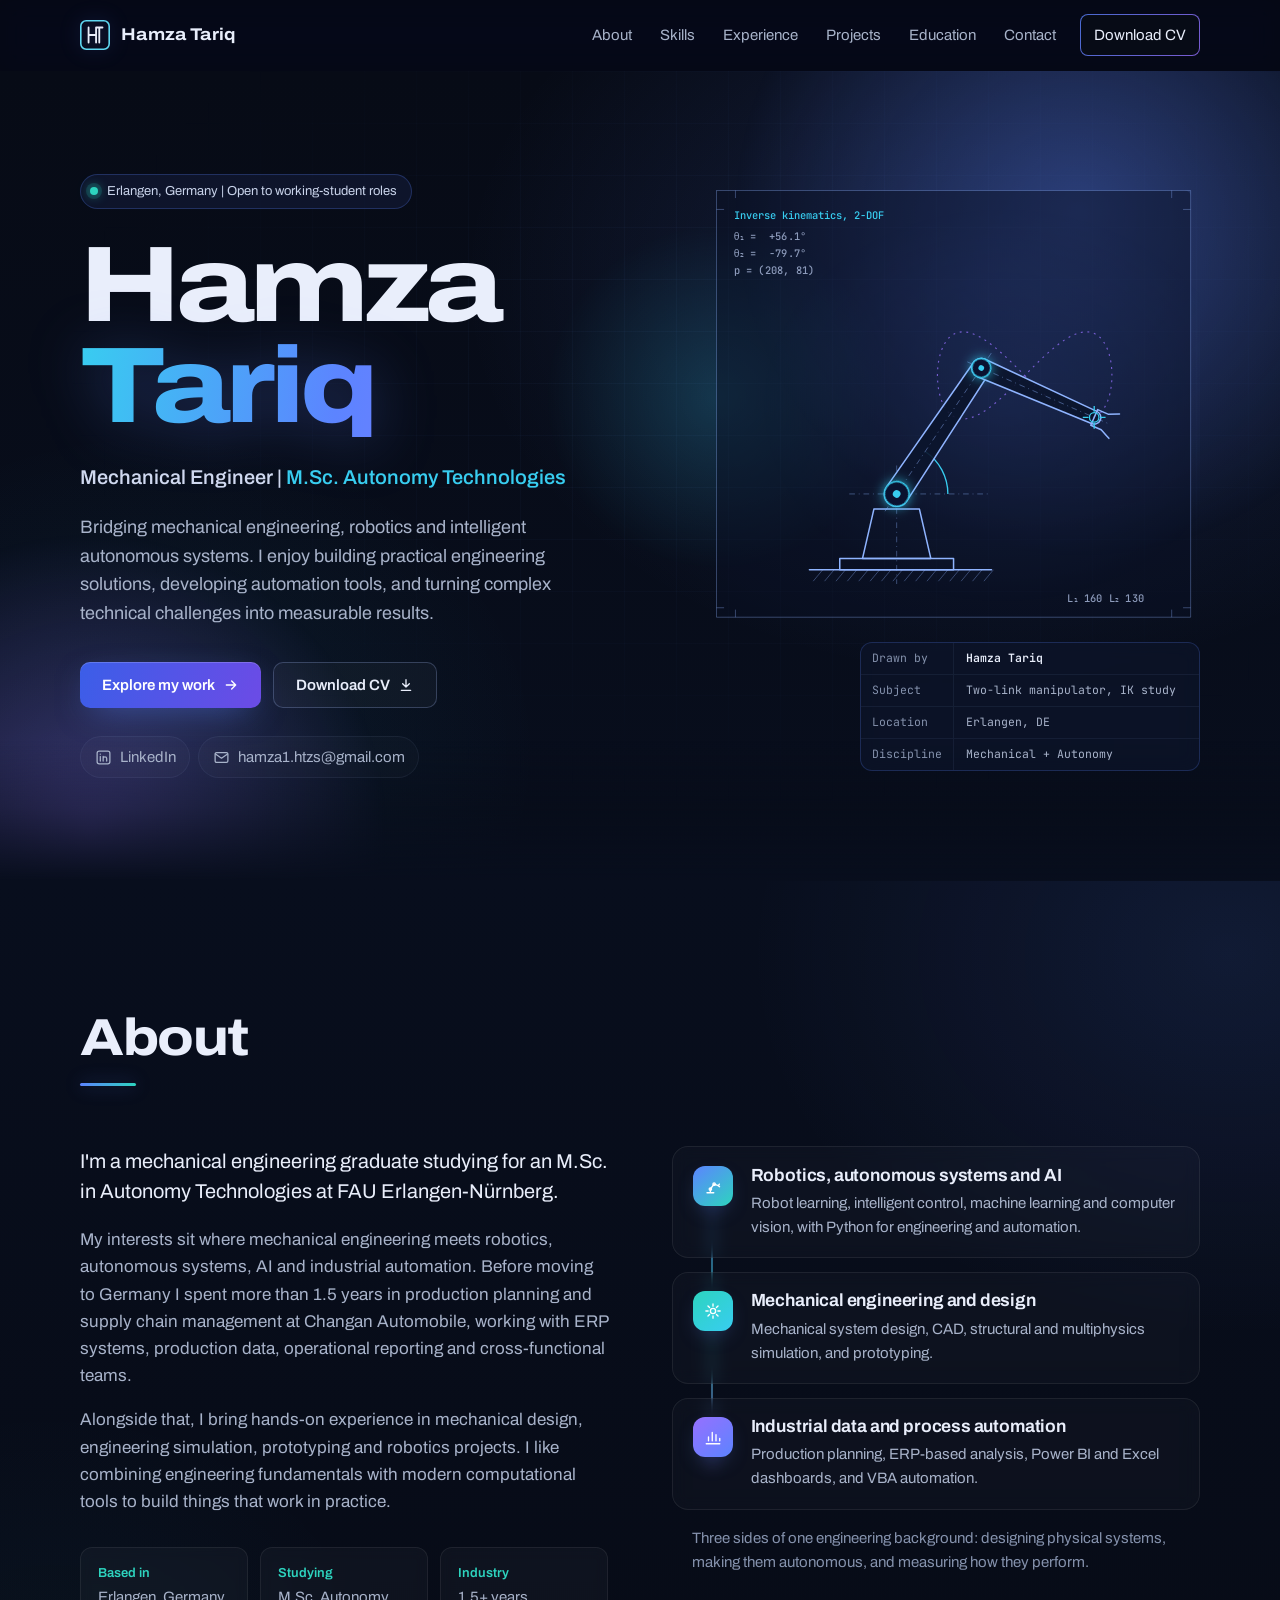
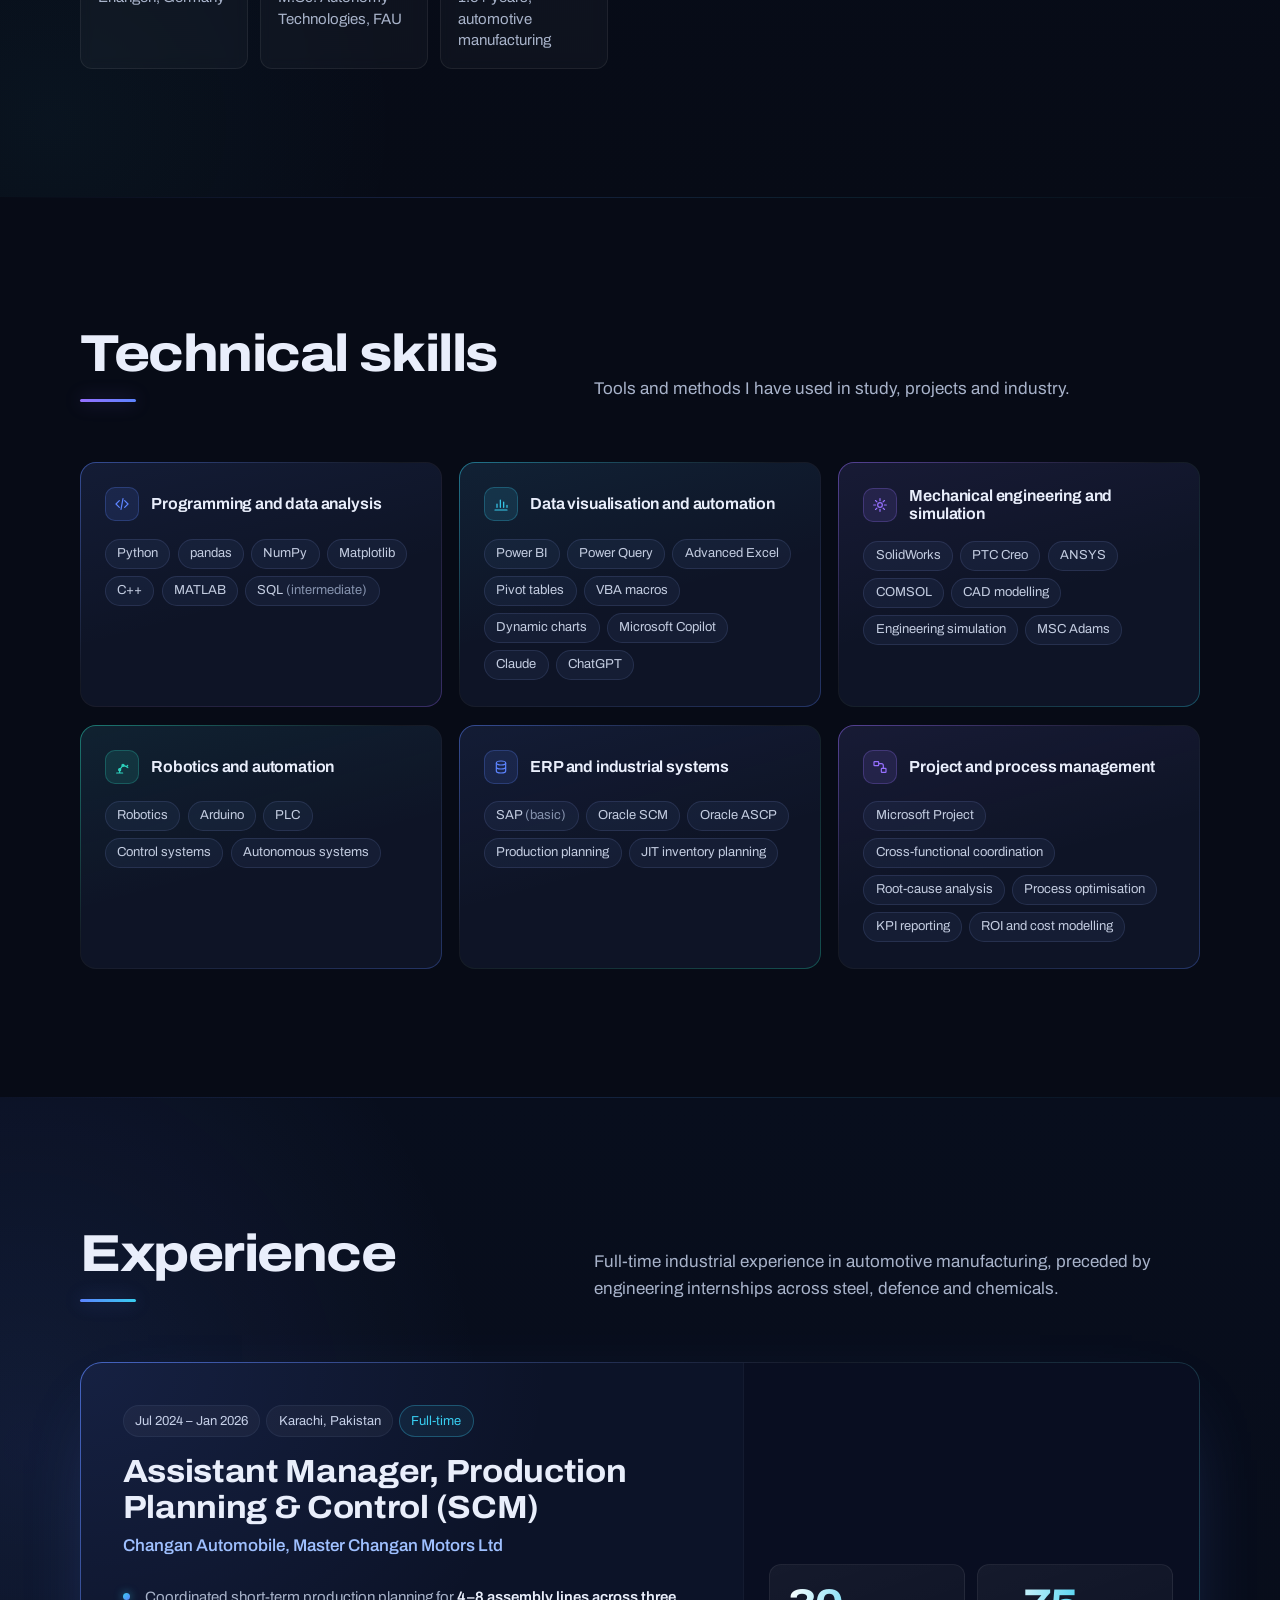
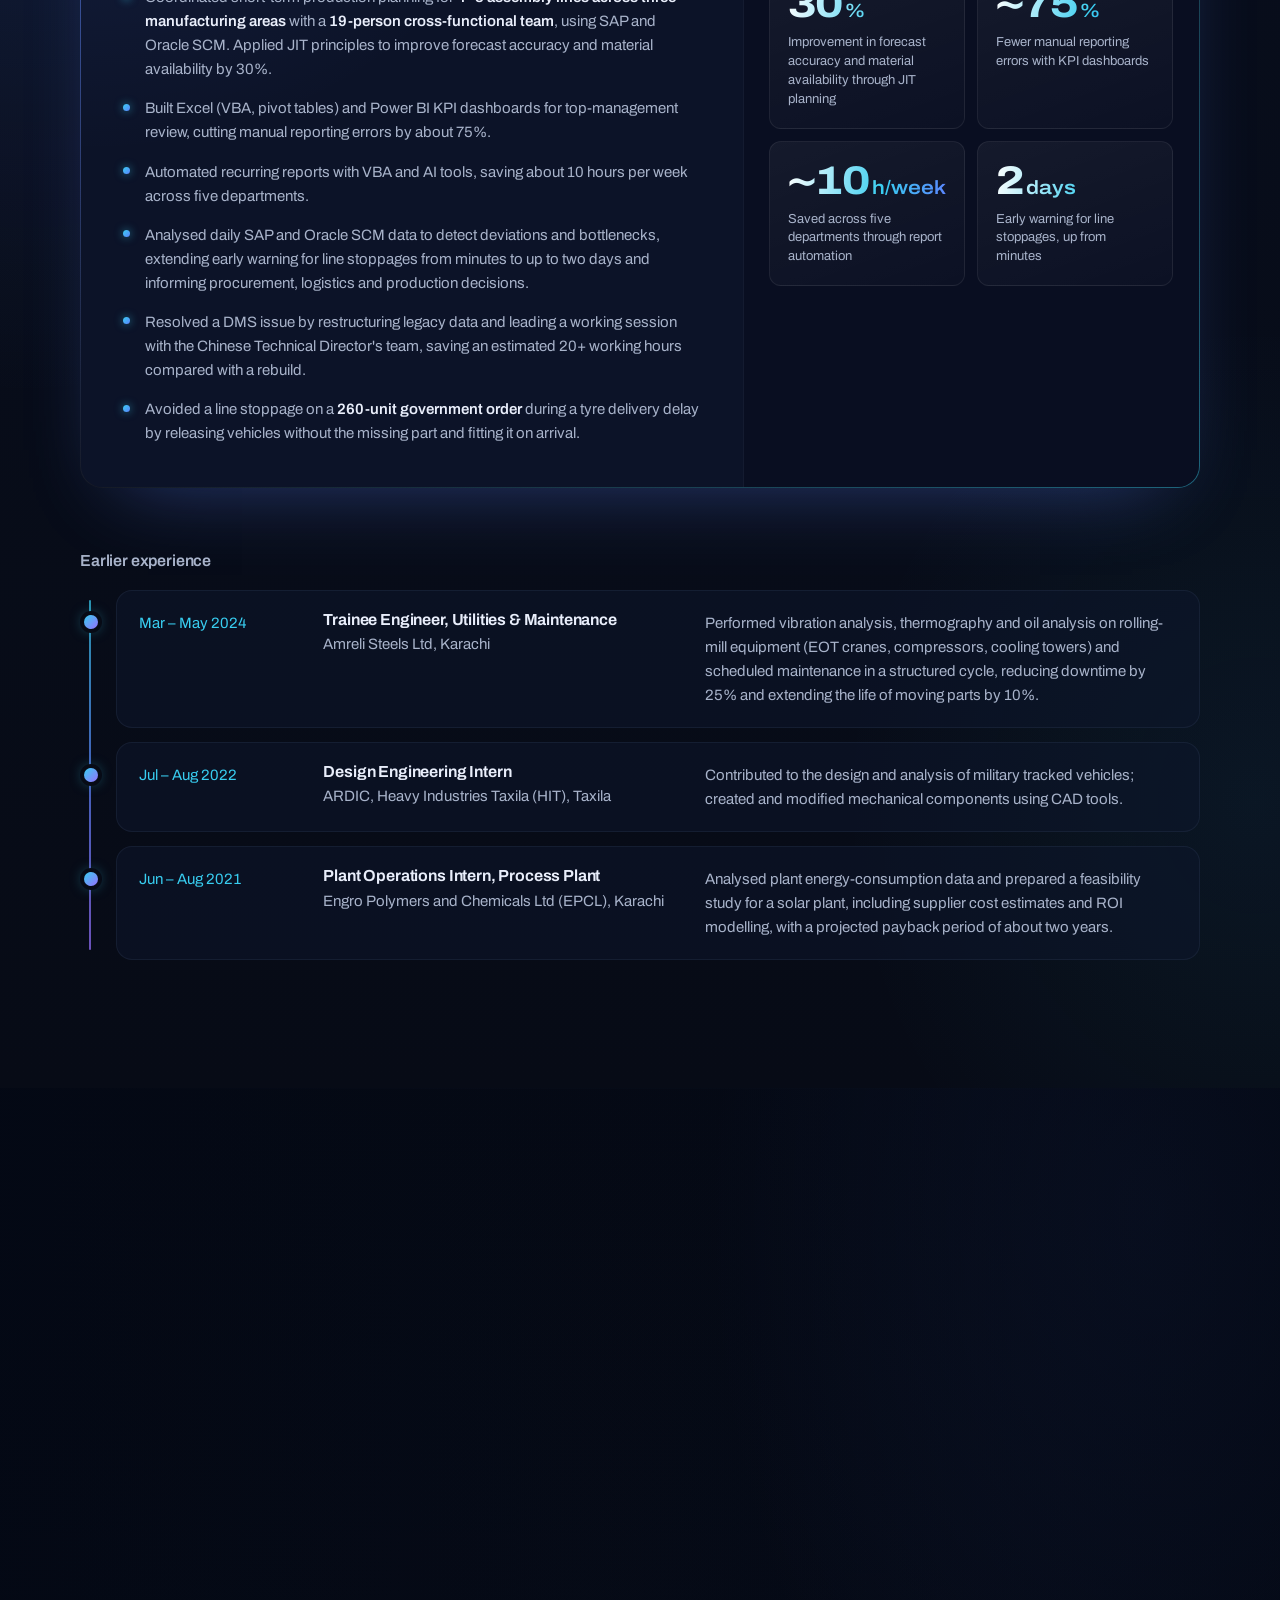
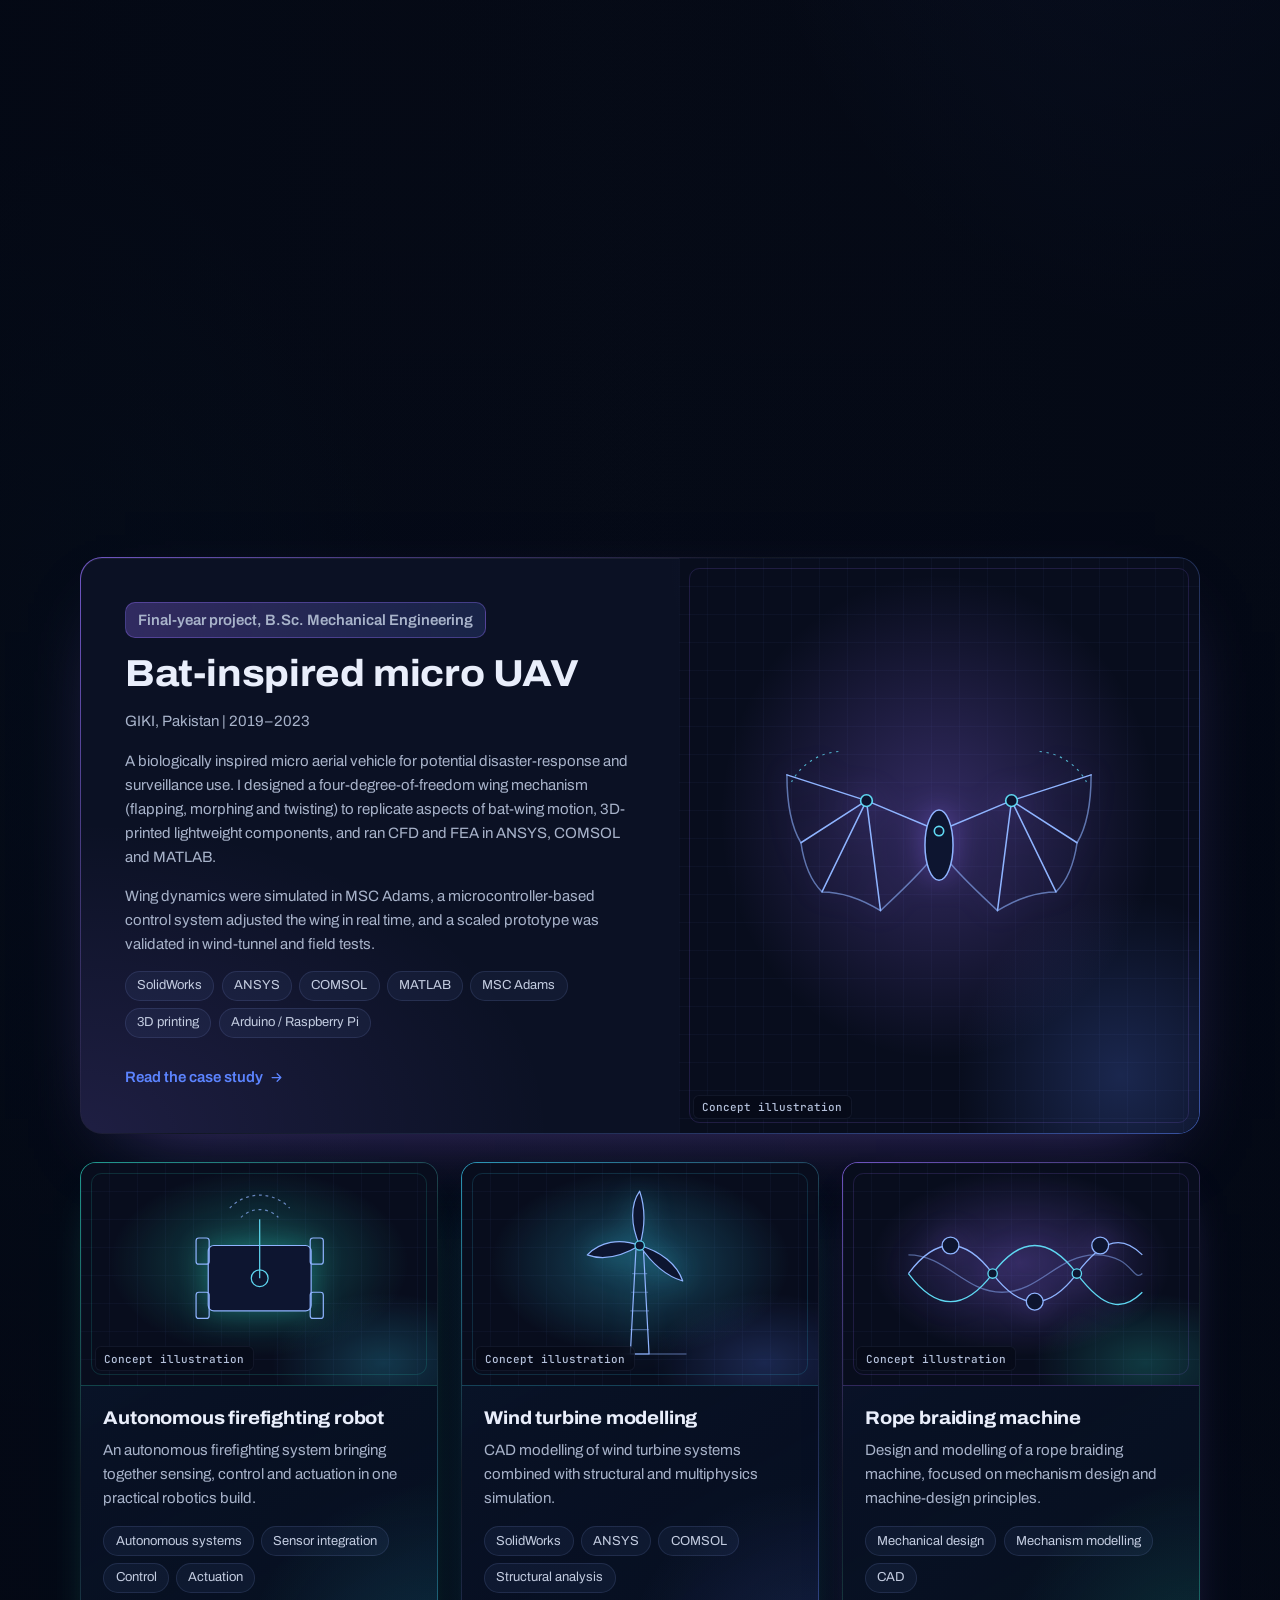
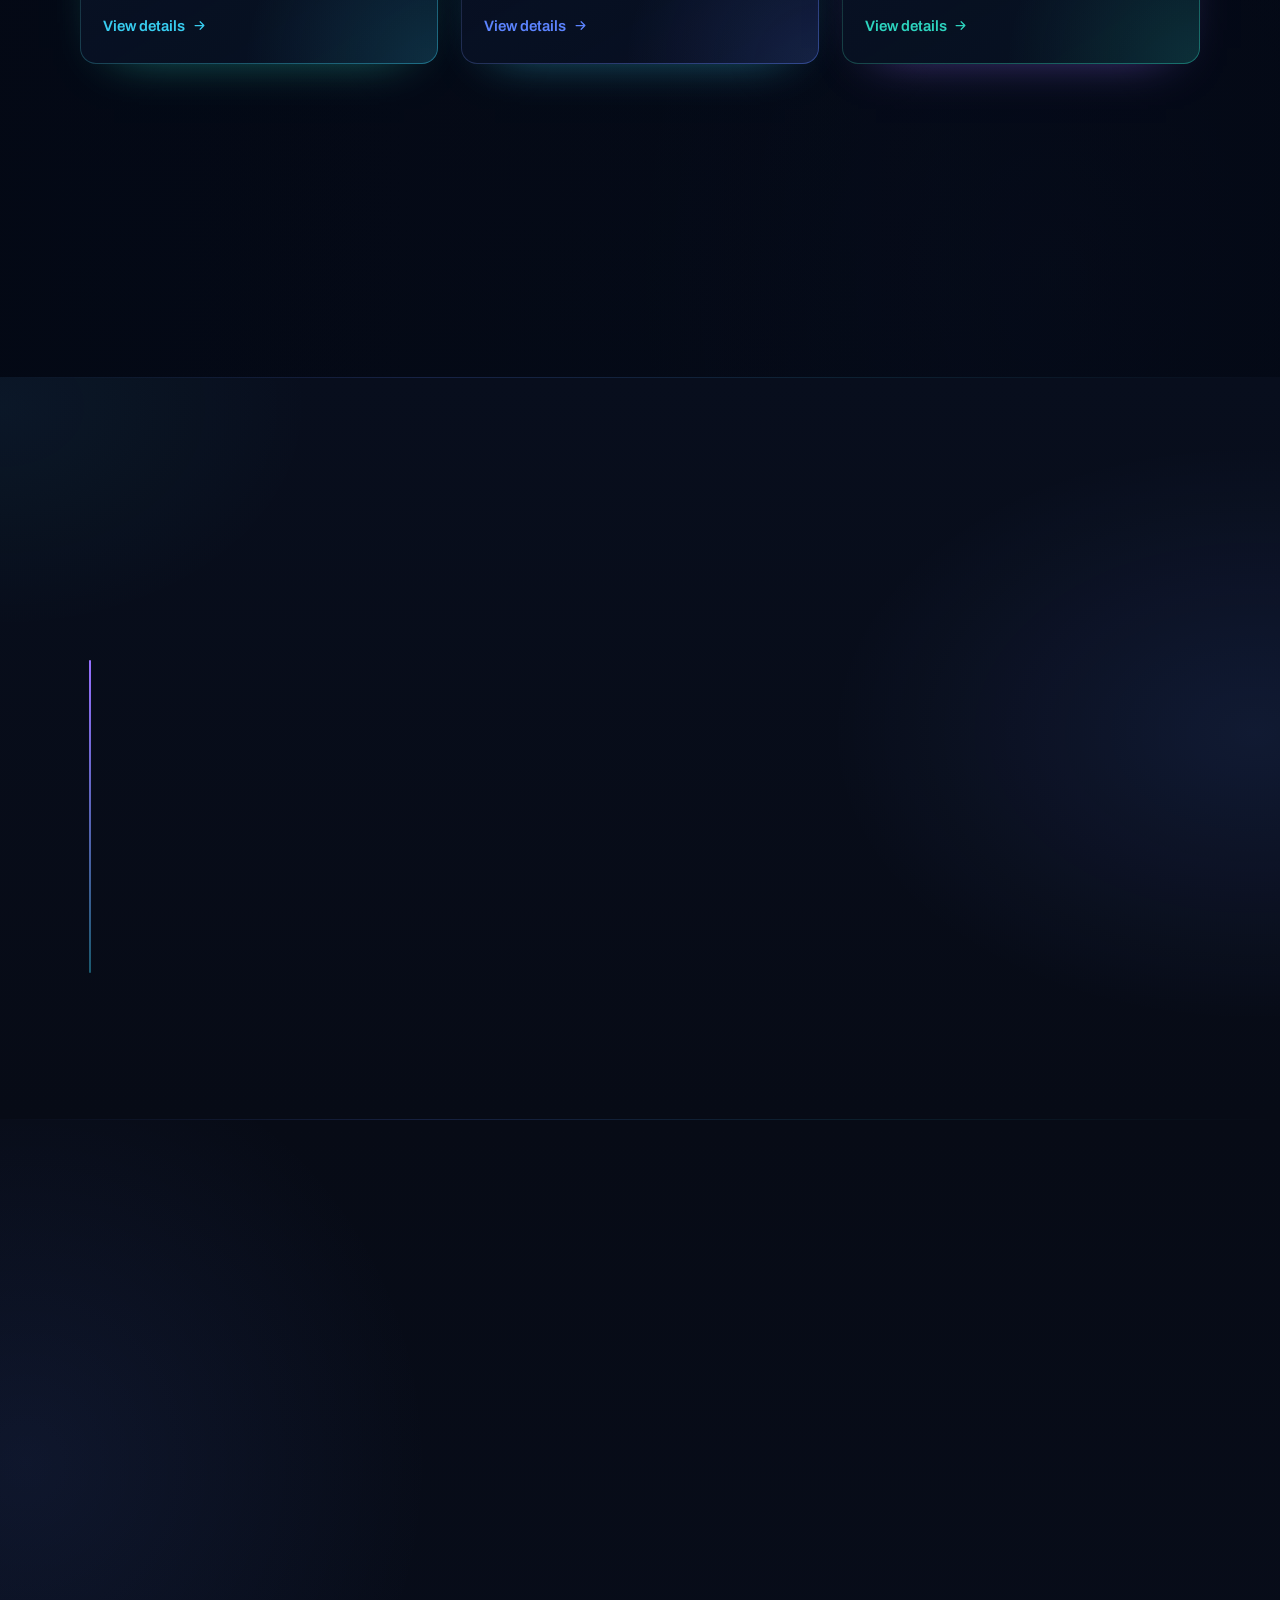
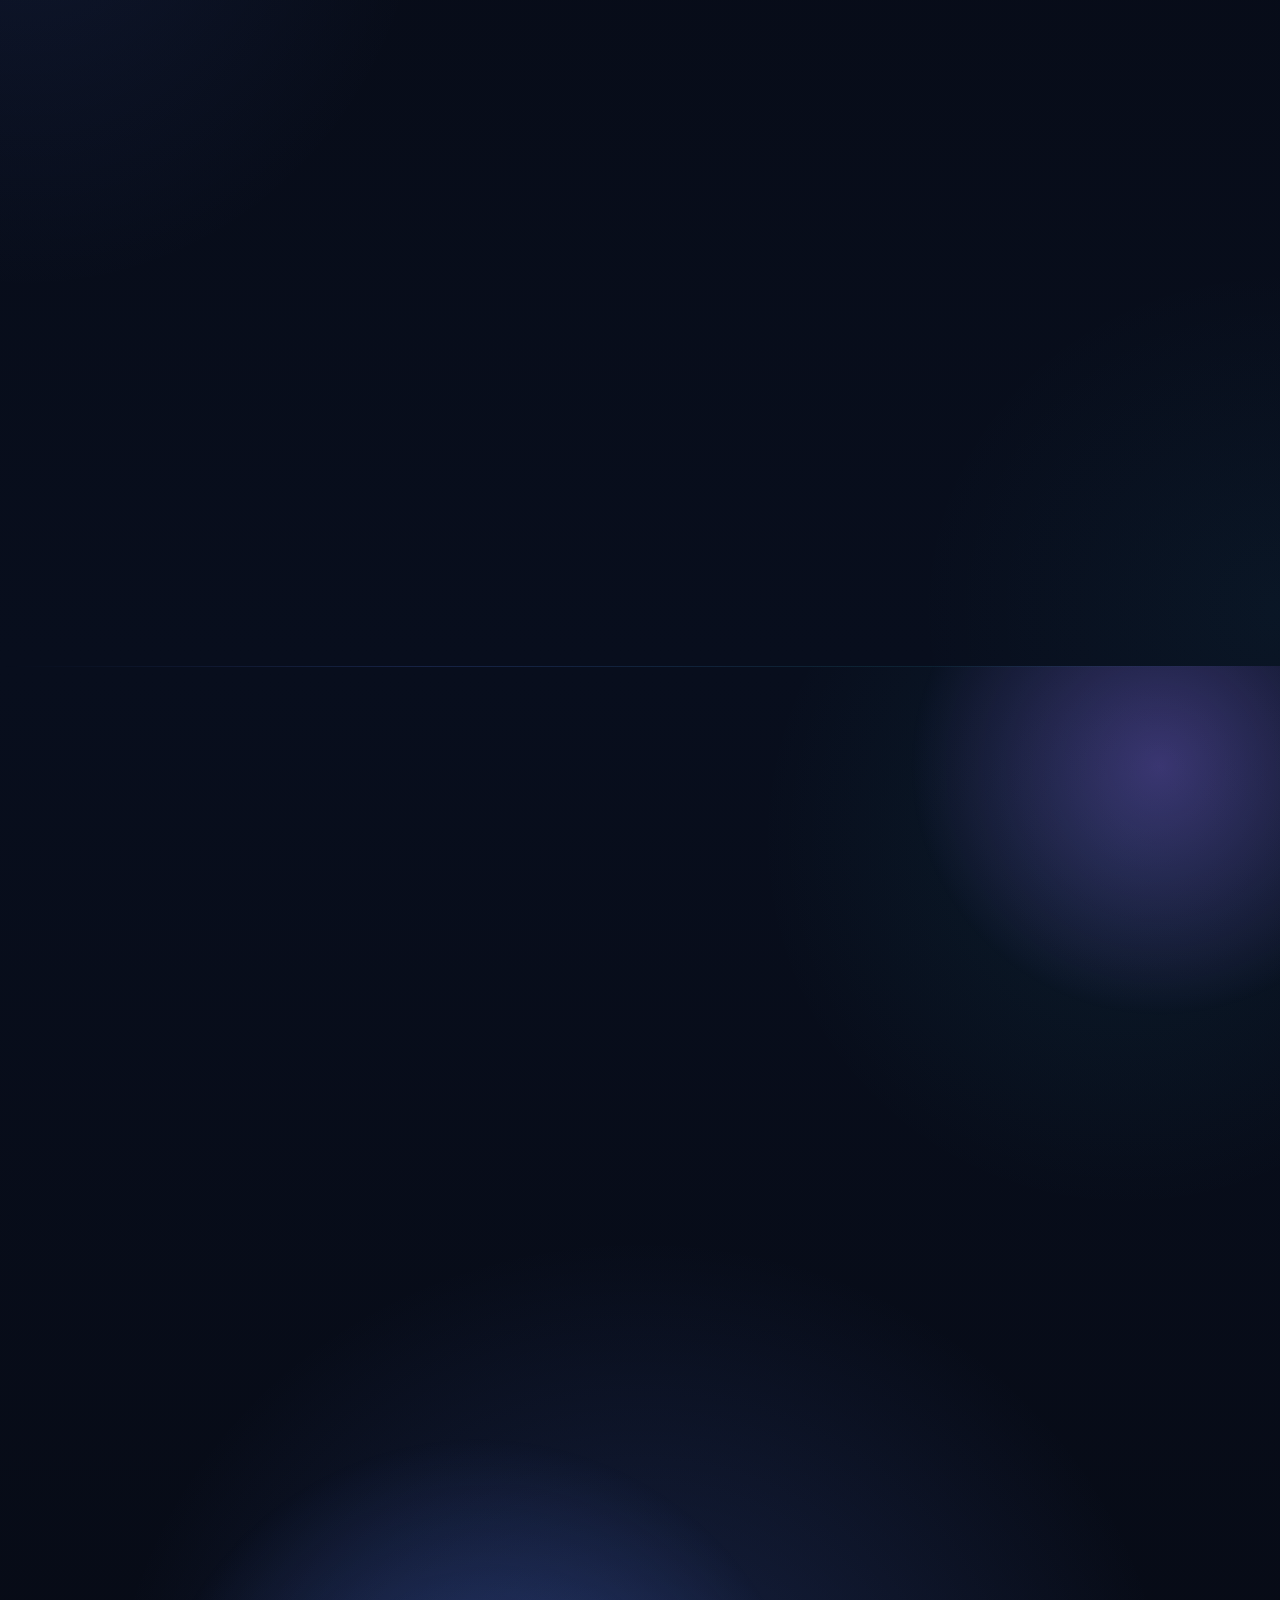
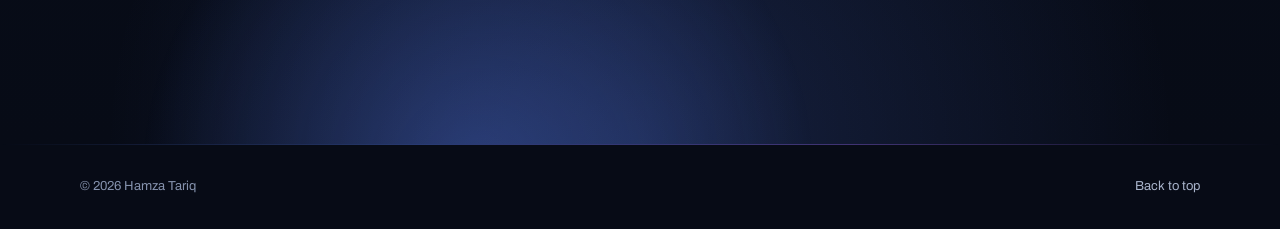
<file: index.html>
<!doctype html>
<html lang="en-GB">
<head>
  <meta charset="utf-8">
  <meta name="viewport" content="width=device-width, initial-scale=1">
  <title>Hamza Tariq | Mechanical Engineer, M.Sc. Autonomy Technologies</title>
  <meta name="description" content="Hamza Tariq: mechanical engineer studying M.Sc. Autonomy Technologies at FAU Erlangen-Nürnberg. Robotics, AI and intelligent engineering systems, with 1.5+ years of industrial production-planning experience.">
  <meta name="author" content="Hamza Tariq">
  <meta name="theme-color" content="#16181b">
  <meta property="og:type" content="website">
  <meta property="og:title" content="Hamza Tariq | Mechanical Engineer, M.Sc. Autonomy Technologies">
  <meta property="og:description" content="Robotics, AI and intelligent engineering systems, built on a mechanical engineering foundation and industrial experience.">
  <meta name="twitter:card" content="summary">
  <link rel="icon" href="assets/favicon.svg" type="image/svg+xml">
  <link rel="preload" href="assets/fonts/archivo-var.woff2" as="font" type="font/woff2" crossorigin>
  <link rel="stylesheet" href="css/style.css">
  <script>document.documentElement.classList.add("js");</script>
  <script type="application/ld+json">
  {"@context":"https://schema.org","@type":"Person","name":"Hamza Tariq","jobTitle":"Mechanical Engineer, M.Sc. Autonomy Technologies student","address":{"@type":"PostalAddress","addressLocality":"Erlangen","addressCountry":"DE"},"alumniOf":[{"@type":"CollegeOrUniversity","name":"Ghulam Ishaq Khan Institute of Engineering Sciences and Technology"}],"affiliation":{"@type":"CollegeOrUniversity","name":"Friedrich-Alexander-Universität Erlangen-Nürnberg"},"sameAs":["https://linkedin.com/in/hamza-t-795a20218"]}
  </script>
</head>
<body data-root="">
<a class="skip-link" href="#main">Skip to content</a>

<!-- Icon sprite -->
<svg width="0" height="0" style="position:absolute" aria-hidden="true" focusable="false">
  <defs>
    <symbol id="i-arrow" viewBox="0 0 24 24"><path d="M5 12h14M13 6l6 6-6 6" fill="none" stroke="currentColor" stroke-width="2" stroke-linecap="round" stroke-linejoin="round"/></symbol>
    <symbol id="i-down" viewBox="0 0 24 24"><path d="M12 4v11M7 10l5 5 5-5M5 20h14" fill="none" stroke="currentColor" stroke-width="2" stroke-linecap="round" stroke-linejoin="round"/></symbol>
    <symbol id="i-mail" viewBox="0 0 24 24"><g fill="none" stroke="currentColor" stroke-width="1.8" stroke-linecap="round" stroke-linejoin="round"><rect x="3" y="5" width="18" height="14" rx="2"/><path d="M3.5 7l8.5 6 8.5-6"/></g></symbol>
    <symbol id="i-linkedin" viewBox="0 0 24 24"><g fill="none" stroke="currentColor" stroke-width="1.8" stroke-linecap="round" stroke-linejoin="round"><rect x="3" y="3" width="18" height="18" rx="3"/><path d="M7.5 10.5V17M7.5 7.2v.1M11.5 17v-6.5M11.5 13.5a2.5 2.5 0 0 1 5 0V17"/></g></symbol>
    <symbol id="i-github" viewBox="0 0 24 24"><path d="M15 22v-4a4.8 4.8 0 0 0-1-3.5c3 0 6-2 6-5.5.08-1.25-.27-2.48-1-3.5.28-1.15.28-2.35 0-3.5 0 0-1 0-3 1.5-2.64-.5-5.36-.5-8 0C6 2 5 2 5 2c-.3 1.15-.3 2.35 0 3.5A5.4 5.4 0 0 0 4 9c0 3.5 3 5.5 6 5.5-.39.49-.68 1.05-.85 1.65-.17.6-.22 1.23-.15 1.85v4M9 18c-4.51 2-5-2-7-2" fill="none" stroke="currentColor" stroke-width="1.8" stroke-linecap="round" stroke-linejoin="round"/></symbol>
    <symbol id="i-robot" viewBox="0 0 24 24"><g fill="none" stroke="currentColor" stroke-width="1.8" stroke-linecap="round" stroke-linejoin="round"><path d="M4 21h9M8.5 21v-5l5-6.5 5.5 2"/><circle cx="8.5" cy="16" r="1.6"/><circle cx="13.5" cy="9.5" r="1.6"/><path d="M19 11.5l1.5-2M19 11.5l1.8 1.4"/></g></symbol>
    <symbol id="i-gear" viewBox="0 0 24 24"><g fill="none" stroke="currentColor" stroke-width="1.8" stroke-linecap="round"><circle cx="12" cy="12" r="3.5"/><path d="M12 2.5v3M12 18.5v3M2.5 12h3M18.5 12h3M5.3 5.3l2.1 2.1M16.6 16.6l2.1 2.1M5.3 18.7l2.1-2.1M16.6 7.4l2.1-2.1"/></g></symbol>
    <symbol id="i-chart" viewBox="0 0 24 24"><path d="M3 21h18M6 17v-5M11 17V6M16 17v-8M21 17v-3" fill="none" stroke="currentColor" stroke-width="1.8" stroke-linecap="round"/></symbol>
    <symbol id="i-code" viewBox="0 0 24 24"><path d="M8 7l-5 5 5 5M16 7l5 5-5 5M13.5 4l-3 16" fill="none" stroke="currentColor" stroke-width="1.8" stroke-linecap="round" stroke-linejoin="round"/></symbol>
    <symbol id="i-db" viewBox="0 0 24 24"><g fill="none" stroke="currentColor" stroke-width="1.8"><ellipse cx="12" cy="6" rx="7" ry="3"/><path d="M5 6v12c0 1.7 3.1 3 7 3s7-1.3 7-3V6M5 12c0 1.7 3.1 3 7 3s7-1.3 7-3"/></g></symbol>
    <symbol id="i-flow" viewBox="0 0 24 24"><g fill="none" stroke="currentColor" stroke-width="1.8" stroke-linejoin="round"><rect x="3" y="4" width="7" height="6" rx="1"/><rect x="14" y="14" width="7" height="6" rx="1"/><path d="M10 7h4a3 3 0 0 1 3 3v4"/></g></symbol>
    <symbol id="i-image" viewBox="0 0 24 24"><g fill="none" stroke="currentColor" stroke-width="1.6" stroke-linecap="round" stroke-linejoin="round"><rect x="3" y="4" width="18" height="16" rx="2"/><circle cx="9" cy="10" r="2"/><path d="M21 16l-5-5-9 9"/></g></symbol>
  </defs>
</svg>

<header class="site-header">
  <nav class="wrap nav" aria-label="Main">
    <a class="brand" href="#top" aria-label="Hamza Tariq, back to top">
      <svg class="brand-mark" viewBox="0 0 28 28" aria-hidden="true"><rect x=".75" y=".75" width="26.5" height="26.5" rx="5" fill="none" stroke="#5fd8f2" stroke-width="1.5"/><path d="M8 7v14M8 14h7M15 7v14M15 7h6M18 7v14" fill="none" stroke="#e9eefb" stroke-width="1.7" stroke-linecap="round"/></svg>
      <span>Hamza Tariq</span>
    </a>
    <button class="nav-toggle" type="button" aria-expanded="false" aria-controls="nav-links" aria-label="Open menu"><span></span></button>
    <ul class="nav-links" id="nav-links">
      <li><a href="#about">About</a></li>
      <li><a href="#skills">Skills</a></li>
      <li><a href="#experience">Experience</a></li>
      <li><a href="#projects">Projects</a></li>
      <li><a href="#education">Education</a></li>
      <li><a href="#contact">Contact</a></li>
      <li><a class="nav-cv" href="assets/Hamza_Tariq_CV.pdf" download>Download CV</a></li>
    </ul>
  </nav>
</header>

<main id="main">

  <!-- ============ HERO ============ -->
  <section class="hero section--hero" id="top" aria-labelledby="hero-name">
    <div class="fx" aria-hidden="true"><span class="fx-grid"></span><span class="orb orb-1"></span><span class="orb orb-2"></span><span class="orb orb-3"></span></div>
    <div class="wrap hero-inner">
      <div class="hero-copy">
        <p class="hero-badge"><i aria-hidden="true"></i>Erlangen, Germany | Open to working-student roles</p>
        <h1 class="hero-name" id="hero-name"><span>Hamza</span><span>Tariq</span></h1>
        <p class="hero-role">Mechanical Engineer | <b>M.Sc. Autonomy Technologies</b></p>
        <p class="hero-intro">Bridging mechanical engineering, robotics and intelligent autonomous systems. I enjoy building practical engineering solutions, developing automation tools, and turning complex technical challenges into measurable results.</p>
        <div class="hero-actions">
          <a class="btn btn-primary" href="#projects">Explore my work <svg aria-hidden="true"><use href="#i-arrow"/></svg></a>
          <a class="btn" href="assets/Hamza_Tariq_CV.pdf" download>Download CV <svg aria-hidden="true"><use href="#i-down"/></svg></a>
        </div>
        <ul class="socials" aria-label="Profiles">
          <li><a href="https://linkedin.com/in/hamza-t-795a20218" target="_blank" rel="noopener"><svg aria-hidden="true"><use href="#i-linkedin"/></svg>LinkedIn</a></li>
          <li data-link="github" class="is-unset"><a href="#" target="_blank" rel="noopener"><svg aria-hidden="true"><use href="#i-github"/></svg>GitHub</a></li>
          <li><a href="mailto:hamza1.htzs@gmail.com"><svg aria-hidden="true"><use href="#i-mail"/></svg>hamza1.htzs@gmail.com</a></li>
        </ul>
      </div>

      <div class="hero-drawing">
        <svg id="arm-drawing" class="drawing" viewBox="0 0 520 470" role="img" aria-labelledby="arm-title">
          <title id="arm-title">Animated technical drawing of a two-link robot arm following a figure-eight path, solved with inverse kinematics</title>
          <!-- sheet frame -->
          <rect class="sheet" x="10" y="10" width="500" height="450" rx="6"/>
          <path class="ln-thin draw" d="M10,10H510V460H10Z"/>
          <path class="ln-thin" d="M10,30H18M10,450H18M502,30H510M502,450H510M30,10V18M490,10V18M30,452V460M490,452V460"/>
          <!-- readouts -->
          <text class="txt-brass" x="28" y="40">Inverse kinematics, 2-DOF</text>
          <text class="txt" id="t1" x="28" y="62">θ₁ =</text>
          <text class="txt" id="t2" x="28" y="80">θ₂ =</text>
          <text class="txt" id="tp" x="28" y="98">p  =</text>
          <text class="txt" x="380" y="444">L₁ 160   L₂ 130</text>
          <!-- reference lines -->
          <path class="ln-dash" d="M200,300V425M150,330H300"/>
          <path id="trace" class="trace" d=""/>
          <!-- ground + base -->
          <path class="ln draw" d="M176,346H224L236,398H164Z"/>
          <path class="ln draw" d="M140,398H260V410H140Z"/>
          <path class="ln draw" d="M108,410H300"/>
          <path class="ln-thin" d="M122,410l-10,12M134,410l-10,12M146,410l-10,12M158,410l-10,12M170,410l-10,12M182,410l-10,12M194,410l-10,12M206,410l-10,12M218,410l-10,12M230,410l-10,12M242,410l-10,12M254,410l-10,12M266,410l-10,12M278,410l-10,12M290,410l-10,12M302,410l-10,12"/>
          <!-- angle arc -->
          <path id="arc1" class="ln-brass" d=""/>
          <!-- arm -->
          <g id="j1" transform="translate(200 330) rotate(-60)">
            <path class="link" d="M0,-13L160,-10A10,10 0 0 1 160,10L0,13A13,13 0 0 1 0,-13Z"/>
            <path class="ln-dash" d="M-22,0H182"/>
            <g id="j2" transform="translate(160 0) rotate(95)">
              <path class="link" d="M0,-10L130,-7A7,7 0 0 1 130,7L0,10A10,10 0 0 1 0,-10Z"/>
              <path class="ln-dash" d="M-16,0H146"/>
              <path class="ln" d="M130,-9V9M130,-9H142L153,-14M130,9H142L153,14"/>
              <circle class="joint" r="10"/><circle class="dot" r="3"/>
            </g>
            <circle class="joint" r="13"/><circle class="dot" r="4"/>
          </g>
          <g id="target" transform="translate(380 200)">
            <circle class="ln-brass" r="5"/>
            <path class="ln-brass" d="M-12,0h6M6,0h6M0,-12v6M0,6v6"/>
          </g>
        </svg>
        <div class="title-block" aria-hidden="true">
          <div>Drawn by</div><div><strong>Hamza Tariq</strong></div>
          <div>Subject</div><div>Two-link manipulator, IK study</div>
          <div>Location</div><div>Erlangen, DE</div>
          <div>Discipline</div><div>Mechanical + Autonomy</div>
        </div>
      </div>
    </div>
  </section>

  <!-- ============ ABOUT ============ -->
  <section class="section section--about" id="about" aria-labelledby="about-title">
    <div class="wrap">
      <div class="section-head">
        <h2 class="section-title" id="about-title">About</h2>
      </div>
      <div class="about-grid">
        <div class="about-copy">
          <p>I'm a mechanical engineering graduate studying for an M.Sc. in Autonomy Technologies at FAU Erlangen-Nürnberg.</p>
          <p>My interests sit where mechanical engineering meets robotics, autonomous systems, AI and industrial automation. Before moving to Germany I spent more than 1.5 years in production planning and supply chain management at Changan Automobile, working with ERP systems, production data, operational reporting and cross-functional teams.</p>
          <p>Alongside that, I bring hands-on experience in mechanical design, engineering simulation, prototyping and robotics projects. I like combining engineering fundamentals with modern computational tools to build things that work in practice.</p>
          <ul class="about-facts">
            <li><strong>Based in</strong> Erlangen, Germany</li>
            <li><strong>Studying</strong> M.Sc. Autonomy Technologies, FAU</li>
            <li><strong>Industry</strong> 1.5+ years, automotive manufacturing</li>
          </ul>
        </div>
        <div>
          <ul class="areas">
            <li class="area">
              <span class="area-node"><svg aria-hidden="true"><use href="#i-robot"/></svg></span>
              <div><h3>Robotics, autonomous systems and AI</h3><p>Robot learning, intelligent control, machine learning and computer vision, with Python for engineering and automation.</p></div>
            </li>
            <li class="area">
              <span class="area-node"><svg aria-hidden="true"><use href="#i-gear"/></svg></span>
              <div><h3>Mechanical engineering and design</h3><p>Mechanical system design, CAD, structural and multiphysics simulation, and prototyping.</p></div>
            </li>
            <li class="area">
              <span class="area-node"><svg aria-hidden="true"><use href="#i-chart"/></svg></span>
              <div><h3>Industrial data and process automation</h3><p>Production planning, ERP-based analysis, Power BI and Excel dashboards, and VBA automation.</p></div>
            </li>
          </ul>
          <p class="areas-note">Three sides of one engineering background: designing physical systems, making them autonomous, and measuring how they perform.</p>
        </div>
      </div>
    </div>
  </section>

  <!-- ============ SKILLS ============ -->
  <section class="section section--skills" id="skills" aria-labelledby="skills-title">
    <div class="wrap">
      <div class="section-head">
        <h2 class="section-title" id="skills-title">Technical skills</h2>
        <p class="section-lede">Tools and methods I have used in study, projects and industry.</p>
      </div>
      <div class="skills">
        <div class="skill-group">
          <h3><svg aria-hidden="true"><use href="#i-code"/></svg>Programming and data analysis</h3>
          <ul class="tags"><li>Python</li><li>pandas</li><li>NumPy</li><li>Matplotlib</li><li>C++</li><li>MATLAB</li><li>SQL <small>(intermediate)</small></li></ul>
        </div>
        <div class="skill-group">
          <h3><svg aria-hidden="true"><use href="#i-chart"/></svg>Data visualisation and automation</h3>
          <ul class="tags"><li>Power BI</li><li>Power Query</li><li>Advanced Excel</li><li>Pivot tables</li><li>VBA macros</li><li>Dynamic charts</li><li>Microsoft Copilot</li><li>Claude</li><li>ChatGPT</li></ul>
        </div>
        <div class="skill-group">
          <h3><svg aria-hidden="true"><use href="#i-gear"/></svg>Mechanical engineering and simulation</h3>
          <ul class="tags"><li>SolidWorks</li><li>PTC Creo</li><li>ANSYS</li><li>COMSOL</li><li>CAD modelling</li><li>Engineering simulation</li><li>MSC Adams</li></ul>
        </div>
        <div class="skill-group">
          <h3><svg aria-hidden="true"><use href="#i-robot"/></svg>Robotics and automation</h3>
          <ul class="tags"><li>Robotics</li><li>Arduino</li><li>PLC</li><li>Control systems</li><li>Autonomous systems</li></ul>
        </div>
        <div class="skill-group">
          <h3><svg aria-hidden="true"><use href="#i-db"/></svg>ERP and industrial systems</h3>
          <ul class="tags"><li>SAP <small>(basic)</small></li><li>Oracle SCM</li><li>Oracle ASCP</li><li>Production planning</li><li>JIT inventory planning</li></ul>
        </div>
        <div class="skill-group">
          <h3><svg aria-hidden="true"><use href="#i-flow"/></svg>Project and process management</h3>
          <ul class="tags"><li>Microsoft Project</li><li>Cross-functional coordination</li><li>Root-cause analysis</li><li>Process optimisation</li><li>KPI reporting</li><li>ROI and cost modelling</li></ul>
        </div>
      </div>
    </div>
  </section>

  <!-- ============ EXPERIENCE ============ -->
  <section class="section section--experience" id="experience" aria-labelledby="exp-title">
    <div class="wrap">
      <div class="section-head">
        <h2 class="section-title" id="exp-title">Experience</h2>
        <p class="section-lede">Full-time industrial experience in automotive manufacturing, preceded by engineering internships across steel, defence and chemicals.</p>
      </div>

      <article class="role-feature" aria-labelledby="role-changan">
        <div class="role-main">
          <p class="role-meta"><span>Jul 2024 – Jan 2026</span><span>Karachi, Pakistan</span><span>Full-time</span></p>
          <h3 class="role-title" id="role-changan">Assistant Manager, Production Planning &amp; Control (SCM)</h3>
          <p class="role-org">Changan Automobile, Master Changan Motors Ltd</p>
          <ul class="role-points">
            <li>Coordinated short-term production planning for <strong>4–8 assembly lines across three manufacturing areas</strong> with a <strong>19-person cross-functional team</strong>, using SAP and Oracle SCM. Applied JIT principles to improve forecast accuracy and material availability by 30%.</li>
            <li>Built Excel (VBA, pivot tables) and Power BI KPI dashboards for top-management review, cutting manual reporting errors by about 75%.</li>
            <li>Automated recurring reports with VBA and AI tools, saving about 10 hours per week across five departments.</li>
            <li>Analysed daily SAP and Oracle SCM data to detect deviations and bottlenecks, extending early warning for line stoppages from minutes to up to two days and informing procurement, logistics and production decisions.</li>
            <li>Resolved a DMS issue by restructuring legacy data and leading a working session with the Chinese Technical Director's team, saving an estimated 20+ working hours compared with a rebuild.</li>
            <li>Avoided a line stoppage on a <strong>260-unit government order</strong> during a tyre delivery delay by releasing vehicles without the missing part and fitting it on arrival.</li>
          </ul>
        </div>
        <div class="role-stats" aria-label="Key results">
          <div class="stat"><span class="stat-value">30<small>%</small></span><span class="stat-label">Improvement in forecast accuracy and material availability through JIT planning</span></div>
          <div class="stat"><span class="stat-value">~75<small>%</small></span><span class="stat-label">Fewer manual reporting errors with KPI dashboards</span></div>
          <div class="stat"><span class="stat-value">~10<small>h/week</small></span><span class="stat-label">Saved across five departments through report automation</span></div>
          <div class="stat"><span class="stat-value">2<small>days</small></span><span class="stat-label">Early warning for line stoppages, up from minutes</span></div>
        </div>
      </article>

      <div class="earlier">
        <h3 class="earlier-title">Earlier experience</h3>
        <ol class="timeline">
          <li class="tl-item">
            <span class="tl-date">Mar – May 2024</span>
            <div class="tl-role"><h3>Trainee Engineer, Utilities &amp; Maintenance</h3><p>Amreli Steels Ltd, Karachi</p></div>
            <div class="tl-desc">Performed vibration analysis, thermography and oil analysis on rolling-mill equipment (EOT cranes, compressors, cooling towers) and scheduled maintenance in a structured cycle, reducing downtime by 25% and extending the life of moving parts by 10%.</div>
          </li>
          <li class="tl-item">
            <span class="tl-date">Jul – Aug 2022</span>
            <div class="tl-role"><h3>Design Engineering Intern</h3><p>ARDIC, Heavy Industries Taxila (HIT), Taxila</p></div>
            <div class="tl-desc">Contributed to the design and analysis of military tracked vehicles; created and modified mechanical components using CAD tools.</div>
          </li>
          <li class="tl-item">
            <span class="tl-date">Jun – Aug 2021</span>
            <div class="tl-role"><h3>Plant Operations Intern, Process Plant</h3><p>Engro Polymers and Chemicals Ltd (EPCL), Karachi</p></div>
            <div class="tl-desc">Analysed plant energy-consumption data and prepared a feasibility study for a solar plant, including supplier cost estimates and ROI modelling, with a projected payback period of about two years.</div>
          </li>
        </ol>
      </div>
    </div>
  </section>

  <!-- ============ PROJECTS ============ -->
  <section class="section section--projects" id="projects" aria-labelledby="proj-title">
    <div class="wrap">
      <div class="section-head">
        <h2 class="section-title" id="proj-title">Selected projects</h2>
        <p class="section-lede">From a self-improving robot learning loop to a bat-inspired micro air vehicle, ordered by relevance to where my work is heading.</p>
      </div>

      <article class="flagship tone-autodidact" aria-labelledby="p-autodidact">
        <div class="project-visual" data-img="autodidact-cover" data-alt="AUTODIDACT project image">
          <svg viewBox="0 0 400 260" aria-hidden="true">
            <g fill="none" stroke="#8fb4ff" stroke-width="1.2">
              <circle cx="200" cy="130" r="92" stroke-dasharray="3 6" opacity=".6"/>
              <path d="M200,38 a92,92 0 0 1 79.7,46" stroke="#5fd8f2" stroke-width="1.6"/>
            </g>
            <g font-family="JetBrains Mono, monospace" font-size="9.5" fill="#a8b3ca" text-anchor="middle">
              <g transform="translate(200 38)"><circle r="20" fill="#0d1530" stroke="#5fd8f2" stroke-width="1.4"/><text y="3.5" fill="#5fd8f2">gap</text></g>
              <g transform="translate(279.7 84)"><circle r="20" fill="#0d1530" stroke="#8fb4ff" stroke-width="1.2"/><text y="3.5">demo</text></g>
              <g transform="translate(279.7 176)"><circle r="20" fill="#0d1530" stroke="#8fb4ff" stroke-width="1.2"/><text y="3.5">valid</text></g>
              <g transform="translate(200 222)"><circle r="20" fill="#0d1530" stroke="#8fb4ff" stroke-width="1.2"/><text y="3.5">train</text></g>
              <g transform="translate(120.3 176)"><circle r="20" fill="#0d1530" stroke="#8fb4ff" stroke-width="1.2"/><text y="3.5">eval</text></g>
              <g transform="translate(120.3 84)"><circle r="20" fill="#0d1530" stroke="#8fb4ff" stroke-width="1.2"/><text y="3.5">ship</text></g>
              <text x="200" y="126" fill="#e9eefb" font-size="11">policy</text>
              <text x="200" y="142" font-size="9">v(n) → v(n+1)</text>
            </g>
          </svg>
          <span class="visual-tag">Concept illustration</span>
        </div>
        <div class="project-body">
          <p class="project-kicker">Flagship project, Siemens Healthineers Robotics &amp; AI Hackathon</p>
          <h3 class="project-title" id="p-autodidact">AUTODIDACT: a self-improving robot learning loop</h3>
          <ul class="project-facts">
            <li><span>Erlangen,</span> 2026</li><li><span>Team of</span> five</li><li><span>Built in</span> 48 hours</li><li>Semi-finalist</li>
          </ul>
          <p>An autonomous learning loop for a simulated cath-lab robot, using a MuJoCo digital twin of the FR3 Duo. It finds gaps in its training data, requests targeted demonstrations, retrains, and promotes a new policy only when a statistical test shows it is better.</p>
          <p>I built data-validation and failure-analysis tooling, a safety filter with stop-and-resume that cut keep-out-zone violations from 24 to 0 across 40 runs, and a decision ledger for traceability.</p>
          <ul class="tags"><li>Python</li><li>MuJoCo</li><li>Robot learning</li><li>Data validation</li><li>Statistical evaluation</li><li>Safety filtering</li><li>Simulation</li></ul>
          <a class="text-link" href="projects/autodidact.html">Read the case study <svg aria-hidden="true"><use href="#i-arrow"/></svg></a>
        </div>
      </article>

      <article class="flagship tone-uav" aria-labelledby="p-uav">
        <div class="project-visual" data-img="uav-cover" data-alt="Bat-inspired micro UAV project image">
          <svg viewBox="0 0 400 260" aria-hidden="true">
            <g fill="none" stroke="#8fb4ff" stroke-width="1.3" stroke-linecap="round" stroke-linejoin="round">
              <path d="M200,118 L262,92 L330,70 M262,92 L318,128 M262,92 L300,170 M262,92 L250,186"/>
              <path d="M200,118 L138,92 L70,70 M138,92 L82,128 M138,92 L100,170 M138,92 L150,186"/>
              <path d="M330,70 Q330,108 318,128 Q314,156 300,170 Q276,170 250,186 Q222,160 210,146" opacity=".6"/>
              <path d="M70,70 Q70,108 82,128 Q86,156 100,170 Q124,170 150,186 Q178,160 190,146" opacity=".6"/>
              <ellipse cx="200" cy="130" rx="12" ry="30" fill="#0d1530"/>
            </g>
            <g fill="#0d1530" stroke="#5fd8f2" stroke-width="1.4"><circle cx="262" cy="92" r="5"/><circle cx="138" cy="92" r="5"/><circle cx="200" cy="118" r="4"/></g>
            <g fill="none" stroke="#5fd8f2" stroke-width="1" stroke-dasharray="2 4" opacity=".8">
              <path d="M286,50 a50,50 0 0 1 40,26"/><path d="M114,50 a50,50 0 0 0 -40,26"/>
            </g>
          </svg>
          <span class="visual-tag">Concept illustration</span>
        </div>
        <div class="project-body">
          <p class="project-kicker">Final-year project, B.Sc. Mechanical Engineering</p>
          <h3 class="project-title" id="p-uav">Bat-inspired micro UAV</h3>
          <p class="project-sub">GIKI, Pakistan | 2019–2023</p>
          <p>A biologically inspired micro aerial vehicle for potential disaster-response and surveillance use. I designed a four-degree-of-freedom wing mechanism (flapping, morphing and twisting) to replicate aspects of bat-wing motion, 3D-printed lightweight components, and ran CFD and FEA in ANSYS, COMSOL and MATLAB.</p>
          <p>Wing dynamics were simulated in MSC Adams, a microcontroller-based control system adjusted the wing in real time, and a scaled prototype was validated in wind-tunnel and field tests.</p>
          <ul class="tags"><li>SolidWorks</li><li>ANSYS</li><li>COMSOL</li><li>MATLAB</li><li>MSC Adams</li><li>3D printing</li><li>Arduino / Raspberry Pi</li></ul>
          <a class="text-link" href="projects/bat-uav.html">Read the case study <svg aria-hidden="true"><use href="#i-arrow"/></svg></a>
        </div>
      </article>

      <div class="project-grid">
        <article class="project-card tone-fire" aria-labelledby="p-fire">
          <div class="project-visual" data-img="firefighting-cover" data-alt="Autonomous firefighting robot">
            <svg viewBox="0 0 320 200" aria-hidden="true"><g fill="none" stroke="#8fb4ff" stroke-width="1.3" stroke-linejoin="round">
              <rect x="105" y="70" width="110" height="70" rx="6" fill="#0d1530"/>
              <rect x="92" y="62" width="14" height="28" rx="3"/><rect x="214" y="62" width="14" height="28" rx="3"/>
              <rect x="92" y="120" width="14" height="28" rx="3"/><rect x="214" y="120" width="14" height="28" rx="3"/>
              <path d="M160,105 L160,42" stroke="#5fd8f2"/><circle cx="160" cy="105" r="9" stroke="#5fd8f2"/>
              <path d="M140,40 a28,28 0 0 1 40,0 M128,30 a44,44 0 0 1 64,0" stroke-dasharray="3 4" opacity=".7"/>
            </g></svg>
            <span class="visual-tag">Concept illustration</span>
          </div>
          <div class="project-body">
            <h3 class="project-title" id="p-fire">Autonomous firefighting robot</h3>
            <p>An autonomous firefighting system bringing together sensing, control and actuation in one practical robotics build.</p>
            <ul class="tags"><li>Autonomous systems</li><li>Sensor integration</li><li>Control</li><li>Actuation</li></ul>
            <a class="text-link" href="projects/index.html#firefighting">View details <svg aria-hidden="true"><use href="#i-arrow"/></svg></a>
          </div>
        </article>
        <article class="project-card tone-wind" aria-labelledby="p-wind">
          <div class="project-visual" data-img="wind-turbine-cover" data-alt="Wind turbine model">
            <svg viewBox="0 0 320 200" aria-hidden="true"><g fill="none" stroke="#8fb4ff" stroke-width="1.3" stroke-linejoin="round">
              <path d="M156,74 L150,186 H170 L164,74"/>
              <path d="M160,70 C150,48 150,26 160,12 C166,30 166,50 160,70Z" fill="#0d1530"/>
              <path d="M160,70 C182,76 200,90 206,108 C186,102 172,88 160,70Z" fill="#0d1530"/>
              <path d="M160,70 C140,82 120,86 104,80 C118,66 138,62 160,70Z" fill="#0d1530"/>
              <circle cx="160" cy="70" r="5" stroke="#5fd8f2" fill="#0d1530"/>
              <path d="M152,100 H168 M151,120 H169 M150,140 H170 M150,160 H170" opacity=".45"/>
              <path d="M110,186 H210" opacity=".6"/>
            </g></svg>
            <span class="visual-tag">Concept illustration</span>
          </div>
          <div class="project-body">
            <h3 class="project-title" id="p-wind">Wind turbine modelling</h3>
            <p>CAD modelling of wind turbine systems combined with structural and multiphysics simulation.</p>
            <ul class="tags"><li>SolidWorks</li><li>ANSYS</li><li>COMSOL</li><li>Structural analysis</li></ul>
            <a class="text-link" href="projects/index.html#wind-turbine">View details <svg aria-hidden="true"><use href="#i-arrow"/></svg></a>
          </div>
        </article>
        <article class="project-card tone-rope" aria-labelledby="p-rope">
          <div class="project-visual" data-img="rope-braiding-cover" data-alt="Rope braiding machine model">
            <svg viewBox="0 0 320 200" aria-hidden="true"><g fill="none" stroke-width="1.4">
              <path d="M40,100 C70,60 100,60 130,100 S190,140 220,100 S270,60 290,80" stroke="#8fb4ff"/>
              <path d="M40,100 C70,140 100,140 130,100 S190,60 220,100 S270,140 290,120" stroke="#5fd8f2"/>
              <path d="M40,80 C80,80 100,120 140,120 S200,80 240,80 S280,110 290,100" stroke="#8fb4ff" opacity=".5"/>
              <g stroke="#8fb4ff" fill="#0d1530"><circle cx="85" cy="70" r="9"/><circle cx="175" cy="130" r="9"/><circle cx="245" cy="70" r="9"/><circle cx="130" cy="100" r="5" stroke="#5fd8f2"/><circle cx="220" cy="100" r="5" stroke="#5fd8f2"/></g>
            </g></svg>
            <span class="visual-tag">Concept illustration</span>
          </div>
          <div class="project-body">
            <h3 class="project-title" id="p-rope">Rope braiding machine</h3>
            <p>Design and modelling of a rope braiding machine, focused on mechanism design and machine-design principles.</p>
            <ul class="tags"><li>Mechanical design</li><li>Mechanism modelling</li><li>CAD</li></ul>
            <a class="text-link" href="projects/index.html#rope-braiding">View details <svg aria-hidden="true"><use href="#i-arrow"/></svg></a>
          </div>
        </article>
      </div>

      <div class="minor-projects">
        <h3>Course projects</h3>
        <ul class="minor-list">
          <li>Numerical analysis</li><li>Clipper circuit simulation</li><li>Cantilever beam design</li><li>Lucas-Washburn equation simulation</li>
        </ul>
        <a class="text-link" href="projects/index.html">See all projects <svg aria-hidden="true"><use href="#i-arrow"/></svg></a>
      </div>
    </div>
  </section>

  <!-- ============ EDUCATION ============ -->
  <section class="section section--education" id="education" aria-labelledby="edu-title">
    <div class="wrap">
      <div class="section-head">
        <h2 class="section-title" id="edu-title">Education</h2>
      </div>
      <ol class="edu">
        <li class="edu-item">
          <div class="edu-date">Apr 2026 – Apr 2028<br><span class="status">In progress</span></div>
          <div><h3>M.Sc. Autonomy Technologies</h3><p class="inst">Friedrich-Alexander-Universität Erlangen-Nürnberg (FAU), Erlangen, Germany</p></div>
          <div class="edu-detail">
            <p>Focus areas and coursework</p>
            <ul class="tags"><li>Robotics</li><li>Control engineering</li><li>Machine learning</li><li>Deep learning</li><li>Signal processing</li><li>Computer vision</li><li>Intelligent autonomous systems</li><li>Automation</li></ul>
          </div>
        </li>
        <li class="edu-item">
          <div class="edu-date">Aug 2019 – Jun 2023</div>
          <div><h3>B.Sc. Mechanical Engineering</h3><p class="inst">Ghulam Ishaq Khan Institute of Engineering Sciences and Technology (GIKI), Topi, Pakistan</p></div>
          <div class="edu-detail"><p>Final-year project: <a href="projects/bat-uav.html">bat-inspired micro UAV</a></p></div>
        </li>
      </ol>
    </div>
  </section>

  <!-- ============ LEADERSHIP & LANGUAGES ============ -->
  <section class="section section--leadership" id="leadership" aria-labelledby="lead-title">
    <div class="wrap">
      <div class="section-head">
        <h2 class="section-title" id="lead-title">Leadership and involvement</h2>
      </div>
      <div class="two-col">
        <ul class="lead-list">
          <li class="lead-item"><span class="lead-year">2022–2023</span><div><h3>Head of Mechanical Design</h3><p class="org">Team Urban GIKI</p><p>Led the mechanical design work of a national student competition team and ran SolidWorks workshops.</p></div></li>
          <li class="lead-item"><span class="lead-year">2022–2023</span><div><h3>Head of Finance</h3><p class="org">GIKI Sports Society</p><p>Responsible for budgets and stakeholder logistics.</p></div></li>
          <li class="lead-item"><span class="lead-year">2022</span><div><h3>Host</h3><p class="org">4th International Workshop on Reverse Engineering (WRE 2022)</p><p>Moderated technical sessions for an international academic audience.</p></div></li>
          <li class="lead-item"><span class="lead-year">2021</span><div><h3>2nd place, Shell Eco-marathon Pakistan</h3><p class="org">Team Urban</p><p>Energy-efficient vehicle design and driving competition.</p></div></li>
          <li class="lead-item"><span class="lead-year">2018</span><div><h3>Volunteer</h3><p class="org">Indus Hospital, Karachi</p><p>Supported patients through consultations and hospital navigation, provided basic first aid and emergency assistance, and helped with operational coordination.</p></div></li>
        </ul>
        <div>
          <h3 class="side-title">Languages</h3>
          <ul class="lang-list">
            <li><span>English</span><span>C1, professional working language</span></li>
            <li><span>German</span><span>A2, currently learning</span></li>
            <li><span>Urdu</span><span>Native</span></li>
          </ul>
        </div>
      </div>
    </div>
  </section>

  <!-- ============ CONTACT ============ -->
  <section class="section section--contact contact" id="contact" aria-labelledby="contact-title">
    <div class="fx" aria-hidden="true"><span class="orb orb-1"></span><span class="orb orb-2"></span></div>
    <div class="wrap"><div class="contact-panel">
      <h2 class="contact-title" id="contact-title">Let's build something <span>that works.</span></h2>
      <p class="contact-lede">I'm open to working-student roles, internships and collaborations in robotics, autonomous systems, mechanical engineering and industrial analytics in Germany. The quickest way to reach me is by email.</p>
      <a class="contact-email" href="mailto:hamza1.htzs@gmail.com">hamza1.htzs@gmail.com</a>
      <dl class="contact-grid">
        <div><dt>Phone</dt><dd><a href="tel:+4916092843294">+49 160 92843294</a></dd></div>
        <div><dt>Location</dt><dd>Erlangen, Germany</dd></div>
        <div><dt>LinkedIn</dt><dd><a href="https://linkedin.com/in/hamza-t-795a20218" target="_blank" rel="noopener">hamza-t-795a20218</a></dd></div>
        <div data-link="github" class="is-unset"><dt>GitHub</dt><dd><a href="#" target="_blank" rel="noopener">View profile</a></dd></div>
      </dl>
      <div class="hero-actions">
        <a class="btn btn-primary" href="mailto:hamza1.htzs@gmail.com"><svg aria-hidden="true"><use href="#i-mail"/></svg>Email me</a>
        <a class="btn" href="assets/Hamza_Tariq_CV.pdf" download>Download CV <svg aria-hidden="true"><use href="#i-down"/></svg></a>
      </div>
    </div></div>
  </section>
</main>

<footer class="site-footer">
  <div class="wrap">
    <span>© <span data-year>2026</span> Hamza Tariq</span>
    <span><a href="#top">Back to top</a></span>
  </div>
</footer>

<script src="js/config.js"></script>
<script src="js/main.js"></script>
</body>
</html>
</file>
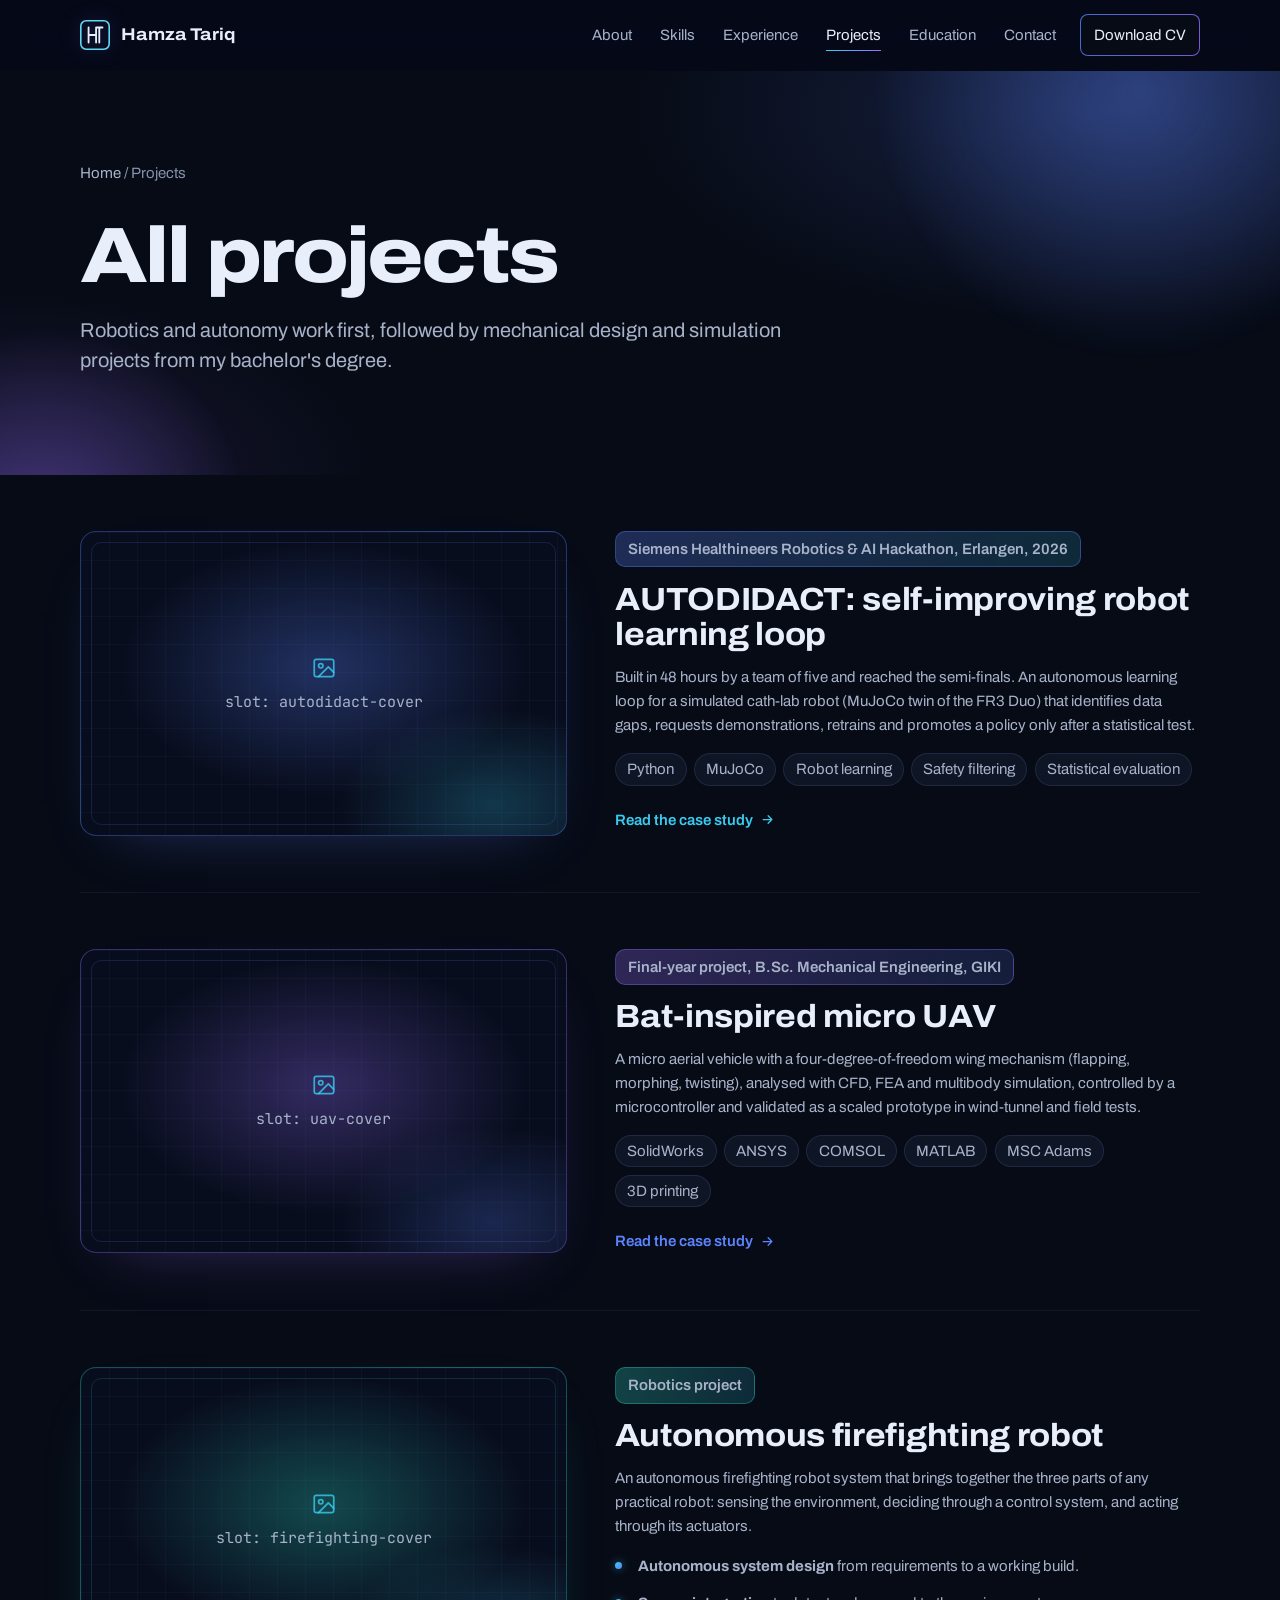
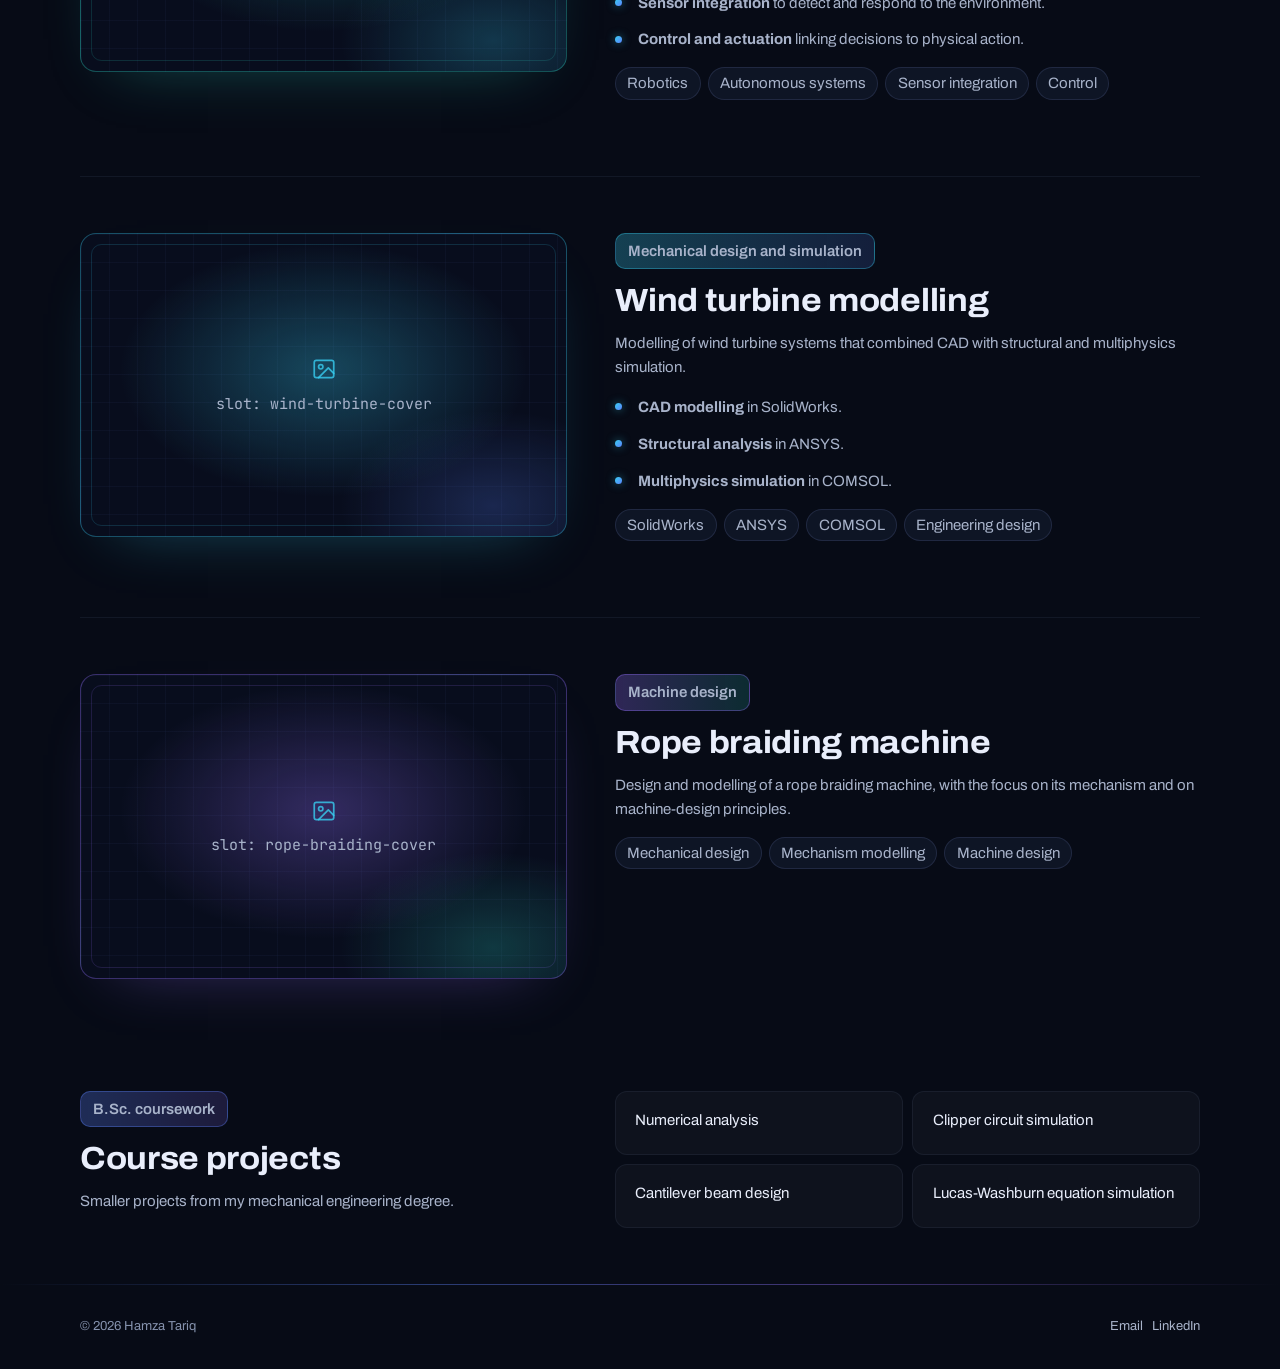
<file: projects/index.html>
<!doctype html>
<html lang="en-GB">
<head>
  <meta charset="utf-8">
  <meta name="viewport" content="width=device-width, initial-scale=1">
  <title>All projects | Hamza Tariq</title>
  <meta name="description" content="Engineering projects by Hamza Tariq: robot learning, a bat-inspired micro UAV, an autonomous firefighting robot, wind turbine modelling, a rope braiding machine and course projects.">
  <meta name="theme-color" content="#16181b">
  <link rel="icon" href="../assets/favicon.svg" type="image/svg+xml">
  <link rel="preload" href="../assets/fonts/archivo-var.woff2" as="font" type="font/woff2" crossorigin>
  <link rel="stylesheet" href="../css/style.css">
  <script>document.documentElement.classList.add("js");</script>
</head>
<body data-root="../">
<a class="skip-link" href="#main">Skip to content</a>

<!-- Icon sprite -->
<svg width="0" height="0" style="position:absolute" aria-hidden="true" focusable="false">
  <defs>
    <symbol id="i-arrow" viewBox="0 0 24 24"><path d="M5 12h14M13 6l6 6-6 6" fill="none" stroke="currentColor" stroke-width="2" stroke-linecap="round" stroke-linejoin="round"/></symbol>
    <symbol id="i-down" viewBox="0 0 24 24"><path d="M12 4v11M7 10l5 5 5-5M5 20h14" fill="none" stroke="currentColor" stroke-width="2" stroke-linecap="round" stroke-linejoin="round"/></symbol>
    <symbol id="i-mail" viewBox="0 0 24 24"><g fill="none" stroke="currentColor" stroke-width="1.8" stroke-linecap="round" stroke-linejoin="round"><rect x="3" y="5" width="18" height="14" rx="2"/><path d="M3.5 7l8.5 6 8.5-6"/></g></symbol>
    <symbol id="i-linkedin" viewBox="0 0 24 24"><g fill="none" stroke="currentColor" stroke-width="1.8" stroke-linecap="round" stroke-linejoin="round"><rect x="3" y="3" width="18" height="18" rx="3"/><path d="M7.5 10.5V17M7.5 7.2v.1M11.5 17v-6.5M11.5 13.5a2.5 2.5 0 0 1 5 0V17"/></g></symbol>
    <symbol id="i-github" viewBox="0 0 24 24"><path d="M15 22v-4a4.8 4.8 0 0 0-1-3.5c3 0 6-2 6-5.5.08-1.25-.27-2.48-1-3.5.28-1.15.28-2.35 0-3.5 0 0-1 0-3 1.5-2.64-.5-5.36-.5-8 0C6 2 5 2 5 2c-.3 1.15-.3 2.35 0 3.5A5.4 5.4 0 0 0 4 9c0 3.5 3 5.5 6 5.5-.39.49-.68 1.05-.85 1.65-.17.6-.22 1.23-.15 1.85v4M9 18c-4.51 2-5-2-7-2" fill="none" stroke="currentColor" stroke-width="1.8" stroke-linecap="round" stroke-linejoin="round"/></symbol>
    <symbol id="i-robot" viewBox="0 0 24 24"><g fill="none" stroke="currentColor" stroke-width="1.8" stroke-linecap="round" stroke-linejoin="round"><path d="M4 21h9M8.5 21v-5l5-6.5 5.5 2"/><circle cx="8.5" cy="16" r="1.6"/><circle cx="13.5" cy="9.5" r="1.6"/><path d="M19 11.5l1.5-2M19 11.5l1.8 1.4"/></g></symbol>
    <symbol id="i-gear" viewBox="0 0 24 24"><g fill="none" stroke="currentColor" stroke-width="1.8" stroke-linecap="round"><circle cx="12" cy="12" r="3.5"/><path d="M12 2.5v3M12 18.5v3M2.5 12h3M18.5 12h3M5.3 5.3l2.1 2.1M16.6 16.6l2.1 2.1M5.3 18.7l2.1-2.1M16.6 7.4l2.1-2.1"/></g></symbol>
    <symbol id="i-chart" viewBox="0 0 24 24"><path d="M3 21h18M6 17v-5M11 17V6M16 17v-8M21 17v-3" fill="none" stroke="currentColor" stroke-width="1.8" stroke-linecap="round"/></symbol>
    <symbol id="i-code" viewBox="0 0 24 24"><path d="M8 7l-5 5 5 5M16 7l5 5-5 5M13.5 4l-3 16" fill="none" stroke="currentColor" stroke-width="1.8" stroke-linecap="round" stroke-linejoin="round"/></symbol>
    <symbol id="i-db" viewBox="0 0 24 24"><g fill="none" stroke="currentColor" stroke-width="1.8"><ellipse cx="12" cy="6" rx="7" ry="3"/><path d="M5 6v12c0 1.7 3.1 3 7 3s7-1.3 7-3V6M5 12c0 1.7 3.1 3 7 3s7-1.3 7-3"/></g></symbol>
    <symbol id="i-flow" viewBox="0 0 24 24"><g fill="none" stroke="currentColor" stroke-width="1.8" stroke-linejoin="round"><rect x="3" y="4" width="7" height="6" rx="1"/><rect x="14" y="14" width="7" height="6" rx="1"/><path d="M10 7h4a3 3 0 0 1 3 3v4"/></g></symbol>
    <symbol id="i-image" viewBox="0 0 24 24"><g fill="none" stroke="currentColor" stroke-width="1.6" stroke-linecap="round" stroke-linejoin="round"><rect x="3" y="4" width="18" height="16" rx="2"/><circle cx="9" cy="10" r="2"/><path d="M21 16l-5-5-9 9"/></g></symbol>
  </defs>
</svg>

<header class="site-header">
  <nav class="wrap nav" aria-label="Main">
    <a class="brand" href="../index.html" aria-label="Hamza Tariq, home">
      <svg class="brand-mark" viewBox="0 0 28 28" aria-hidden="true"><rect x=".75" y=".75" width="26.5" height="26.5" rx="5" fill="none" stroke="#5fd8f2" stroke-width="1.5"/><path d="M8 7v14M8 14h7M15 7v14M15 7h6M18 7v14" fill="none" stroke="#e9eefb" stroke-width="1.7" stroke-linecap="round"/></svg>
      <span>Hamza Tariq</span>
    </a>
    <button class="nav-toggle" type="button" aria-expanded="false" aria-controls="nav-links" aria-label="Open menu"><span></span></button>
    <ul class="nav-links" id="nav-links">
      <li><a href="../index.html#about">About</a></li>
      <li><a href="../index.html#skills">Skills</a></li>
      <li><a href="../index.html#experience">Experience</a></li>
      <li><a href="../index.html#projects" aria-current="page">Projects</a></li>
      <li><a href="../index.html#education">Education</a></li>
      <li><a href="../index.html#contact">Contact</a></li>
      <li><a class="nav-cv" href="../assets/Hamza_Tariq_CV.pdf" download>Download CV</a></li>
    </ul>
  </nav>
</header>


<main id="main">
  <header class="cs-hero">
    <div class="fx" aria-hidden="true"><span class="orb orb-1"></span><span class="orb orb-2"></span></div>
    <div class="wrap">
      <p class="breadcrumb"><a href="../index.html">Home</a> / Projects</p>
      <h1 class="cs-title">All projects</h1>
      <p class="cs-sub">Robotics and autonomy work first, followed by mechanical design and simulation projects from my bachelor's degree.</p>
    </div>
  </header>

  <div class="wrap">
    <article class="proj-entry tone-autodidact" id="autodidact">
      <div class="project-visual" data-img="autodidact-cover" data-alt="AUTODIDACT project image">
        <div style="text-align:center;padding:1rem"><svg class="ph-icon" aria-hidden="true"><use href="#i-image"/></svg><p class="ph-path">slot: autodidact-cover</p></div>
      </div>
      <div>
        <p class="project-kicker">Siemens Healthineers Robotics &amp; AI Hackathon, Erlangen, 2026</p>
        <h2>AUTODIDACT: self-improving robot learning loop</h2>
        <p>Built in 48 hours by a team of five and reached the semi-finals. An autonomous learning loop for a simulated cath-lab robot (MuJoCo twin of the FR3 Duo) that identifies data gaps, requests demonstrations, retrains and promotes a policy only after a statistical test.</p>
        <ul class="tags"><li>Python</li><li>MuJoCo</li><li>Robot learning</li><li>Safety filtering</li><li>Statistical evaluation</li></ul>
        <a class="text-link" href="autodidact.html">Read the case study <svg aria-hidden="true"><use href="#i-arrow"/></svg></a>
      </div>
    </article>

    <article class="proj-entry tone-uav" id="bat-uav">
      <div class="project-visual" data-img="uav-cover" data-alt="Bat-inspired micro UAV project image">
        <div style="text-align:center;padding:1rem"><svg class="ph-icon" aria-hidden="true"><use href="#i-image"/></svg><p class="ph-path">slot: uav-cover</p></div>
      </div>
      <div>
        <p class="project-kicker">Final-year project, B.Sc. Mechanical Engineering, GIKI</p>
        <h2>Bat-inspired micro UAV</h2>
        <p>A micro aerial vehicle with a four-degree-of-freedom wing mechanism (flapping, morphing, twisting), analysed with CFD, FEA and multibody simulation, controlled by a microcontroller and validated as a scaled prototype in wind-tunnel and field tests.</p>
        <ul class="tags"><li>SolidWorks</li><li>ANSYS</li><li>COMSOL</li><li>MATLAB</li><li>MSC Adams</li><li>3D printing</li></ul>
        <a class="text-link" href="bat-uav.html">Read the case study <svg aria-hidden="true"><use href="#i-arrow"/></svg></a>
      </div>
    </article>

    <article class="proj-entry tone-fire" id="firefighting">
      <div class="project-visual" data-img="firefighting-cover" data-alt="Autonomous firefighting robot">
        <div style="text-align:center;padding:1rem"><svg class="ph-icon" aria-hidden="true"><use href="#i-image"/></svg><p class="ph-path">slot: firefighting-cover</p></div>
      </div>
      <div>
        <p class="project-kicker">Robotics project</p>
        <h2>Autonomous firefighting robot</h2>
        <p>An autonomous firefighting robot system that brings together the three parts of any practical robot: sensing the environment, deciding through a control system, and acting through its actuators.</p>
        <ul class="cs-list">
          <li><strong>Autonomous system design</strong> from requirements to a working build.</li>
          <li><strong>Sensor integration</strong> to detect and respond to the environment.</li>
          <li><strong>Control and actuation</strong> linking decisions to physical action.</li>
        </ul>
        <ul class="tags"><li>Robotics</li><li>Autonomous systems</li><li>Sensor integration</li><li>Control</li></ul>
        <!-- Add details here: sensors used, controller, results, photos. -->
      </div>
    </article>

    <article class="proj-entry tone-wind" id="wind-turbine">
      <div class="project-visual" data-img="wind-turbine-cover" data-alt="Wind turbine model">
        <div style="text-align:center;padding:1rem"><svg class="ph-icon" aria-hidden="true"><use href="#i-image"/></svg><p class="ph-path">slot: wind-turbine-cover</p></div>
      </div>
      <div>
        <p class="project-kicker">Mechanical design and simulation</p>
        <h2>Wind turbine modelling</h2>
        <p>Modelling of wind turbine systems that combined CAD with structural and multiphysics simulation.</p>
        <ul class="cs-list">
          <li><strong>CAD modelling</strong> in SolidWorks.</li>
          <li><strong>Structural analysis</strong> in ANSYS.</li>
          <li><strong>Multiphysics simulation</strong> in COMSOL.</li>
        </ul>
        <ul class="tags"><li>SolidWorks</li><li>ANSYS</li><li>COMSOL</li><li>Engineering design</li></ul>
      </div>
    </article>

    <article class="proj-entry tone-rope" id="rope-braiding">
      <div class="project-visual" data-img="rope-braiding-cover" data-alt="Rope braiding machine model">
        <div style="text-align:center;padding:1rem"><svg class="ph-icon" aria-hidden="true"><use href="#i-image"/></svg><p class="ph-path">slot: rope-braiding-cover</p></div>
      </div>
      <div>
        <p class="project-kicker">Machine design</p>
        <h2>Rope braiding machine</h2>
        <p>Design and modelling of a rope braiding machine, with the focus on its mechanism and on machine-design principles.</p>
        <ul class="tags"><li>Mechanical design</li><li>Mechanism modelling</li><li>Machine design</li></ul>
      </div>
    </article>

    <section class="proj-entry" id="course-projects" aria-labelledby="h-course">
      <div>
        <p class="project-kicker">B.Sc. coursework</p>
        <h2 id="h-course">Course projects</h2>
        <p>Smaller projects from my mechanical engineering degree.</p>
      </div>
      <ul class="course-list">
        <li>Numerical analysis</li>
        <li>Clipper circuit simulation</li>
        <li>Cantilever beam design</li>
        <li>Lucas-Washburn equation simulation</li>
      </ul>
    </section>
  </div>
</main>

<footer class="site-footer">
  <div class="wrap">
    <span>© <span data-year>2026</span> Hamza Tariq</span>
    <span><a href="mailto:hamza1.htzs@gmail.com">Email</a> &nbsp; <a href="https://linkedin.com/in/hamza-t-795a20218" target="_blank" rel="noopener">LinkedIn</a> <span data-link="github" class="is-unset">&nbsp; <a href="#" target="_blank" rel="noopener">GitHub</a></span></span>
  </div>
</footer>

<script src="../js/config.js"></script>
<script src="../js/main.js"></script>
</body>
</html>
</file>
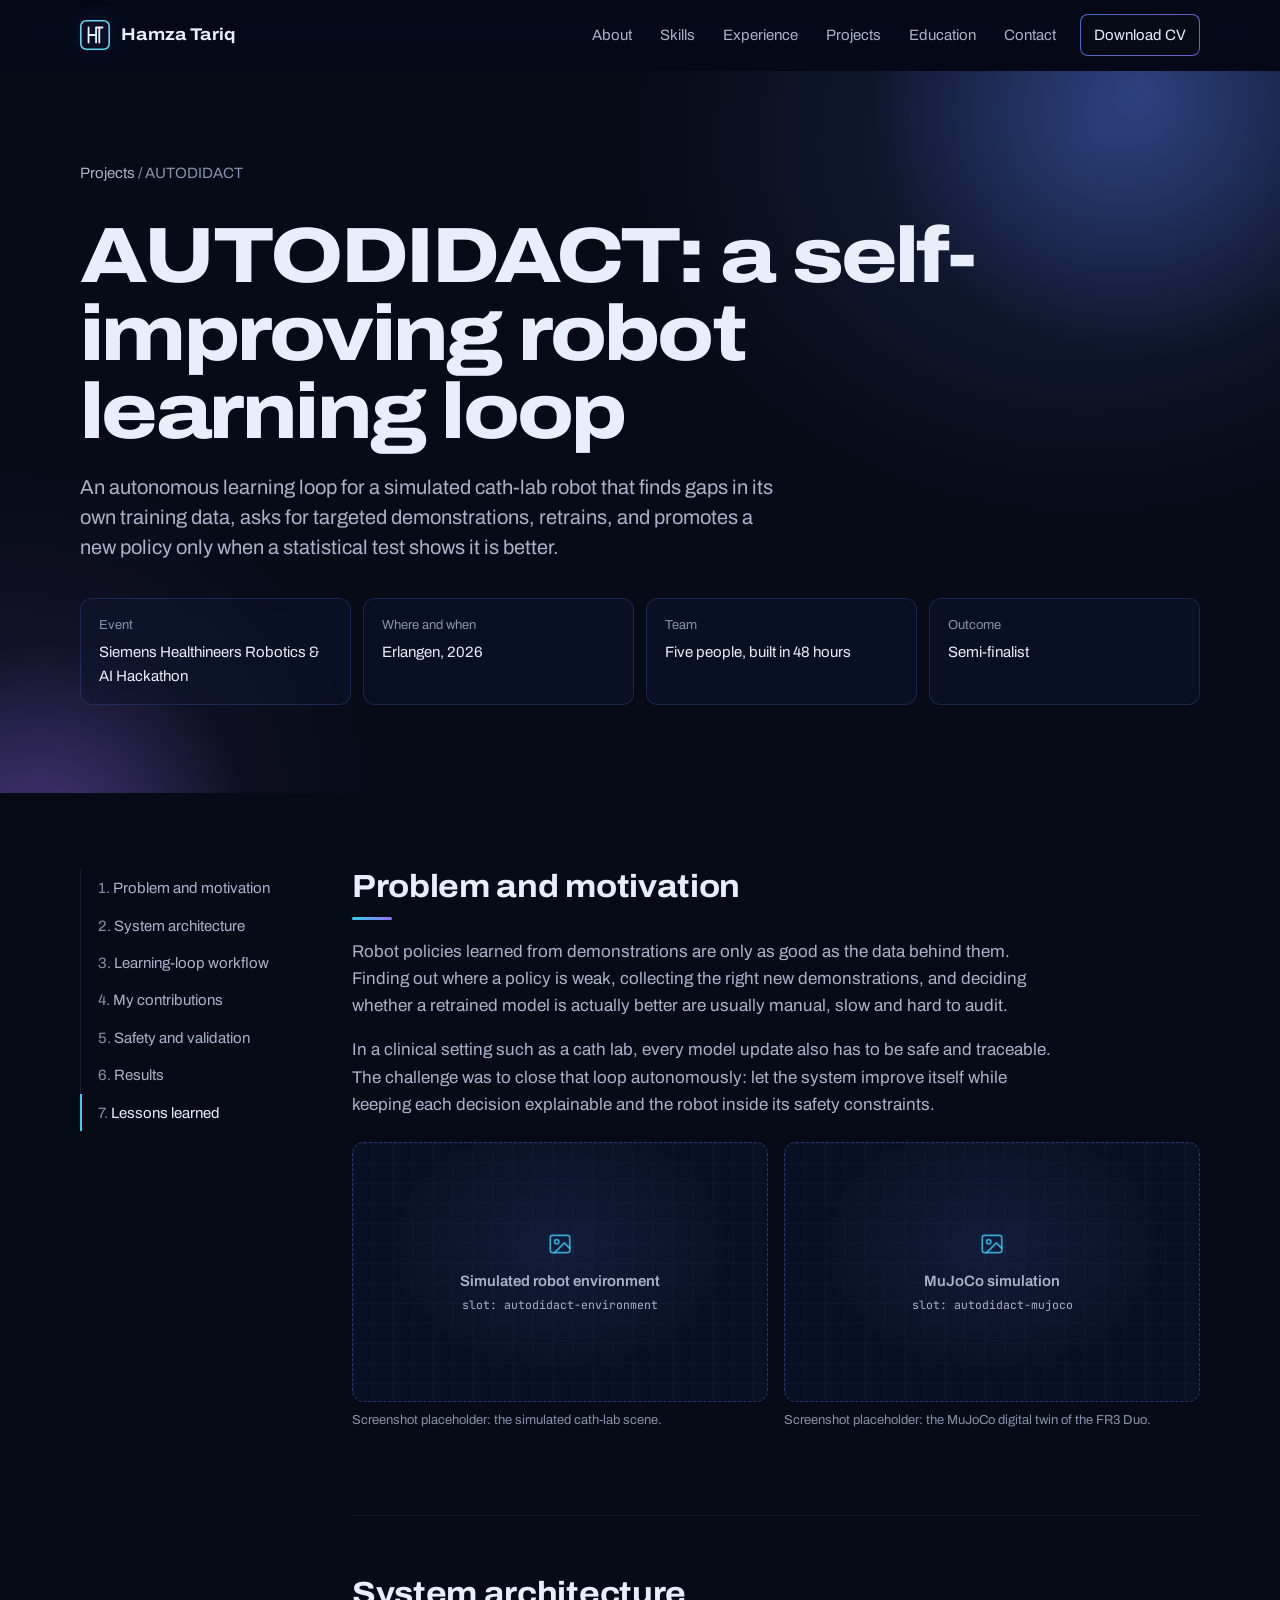
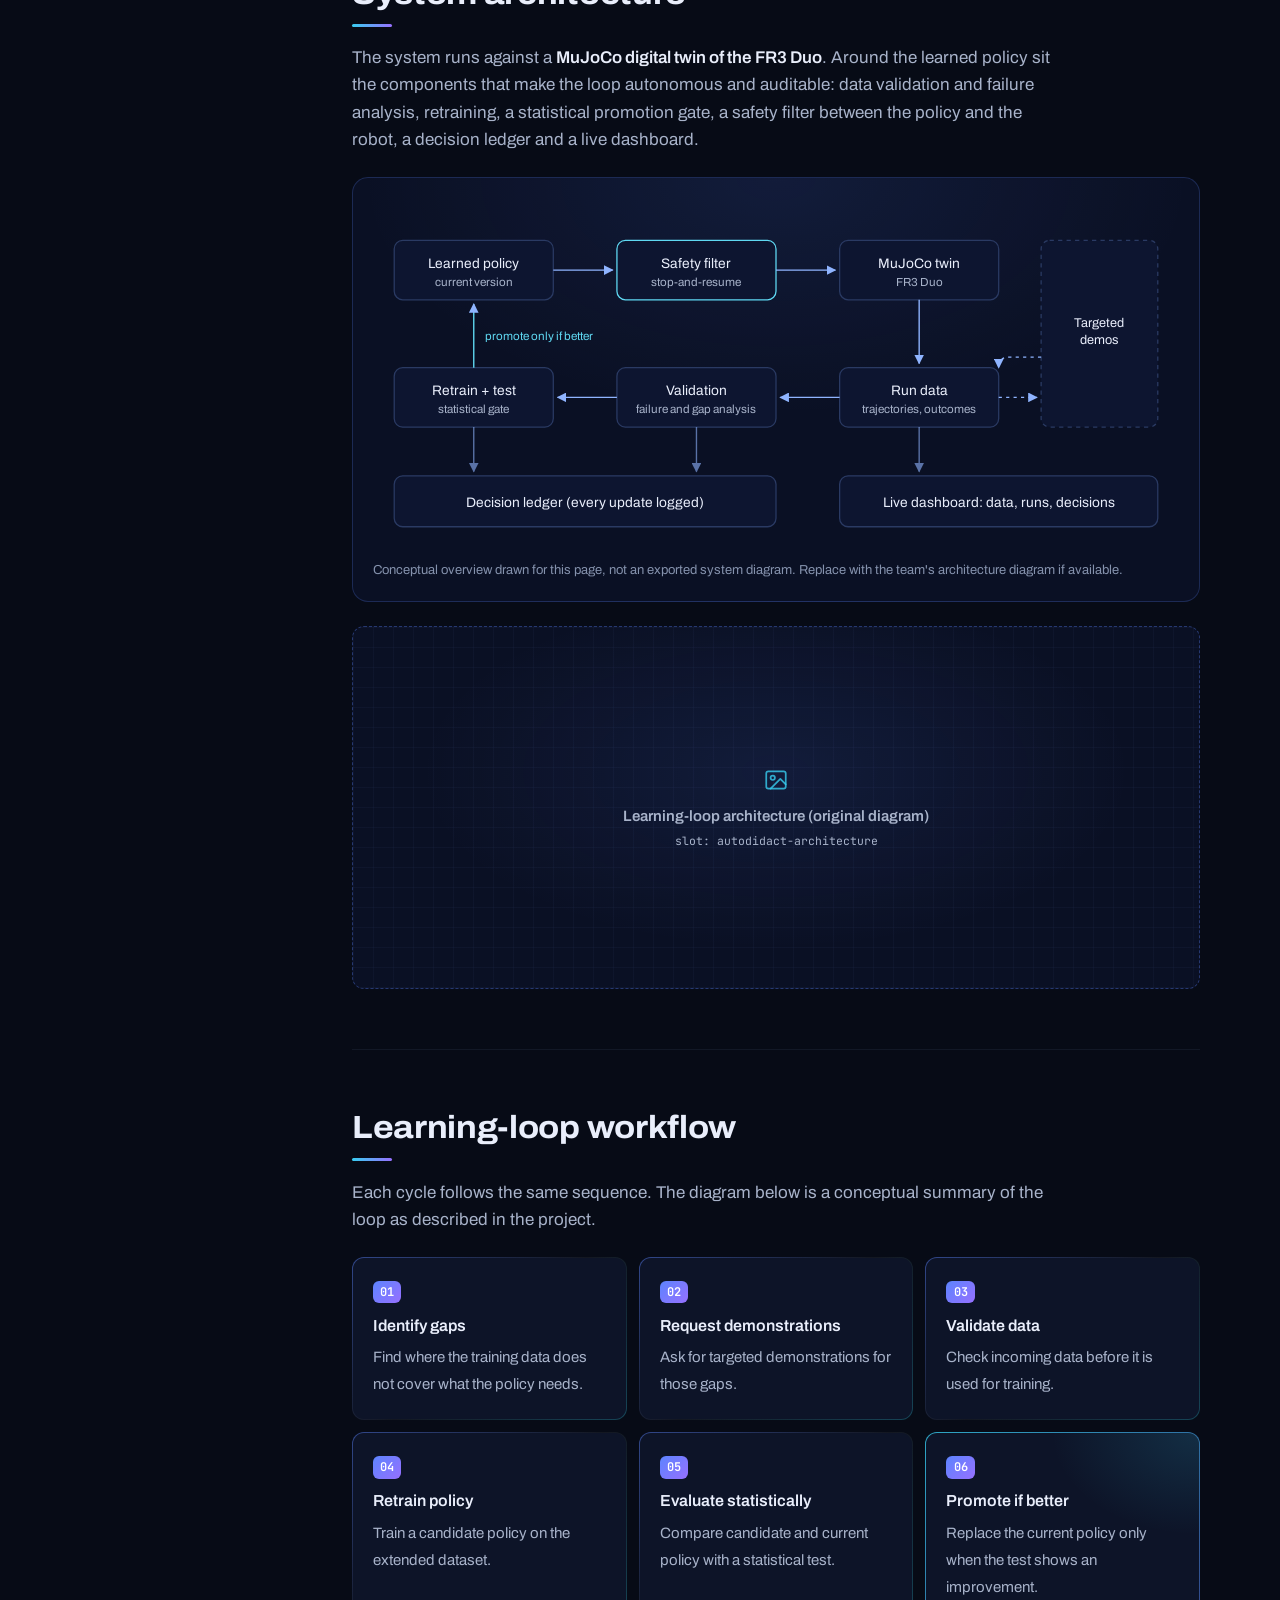
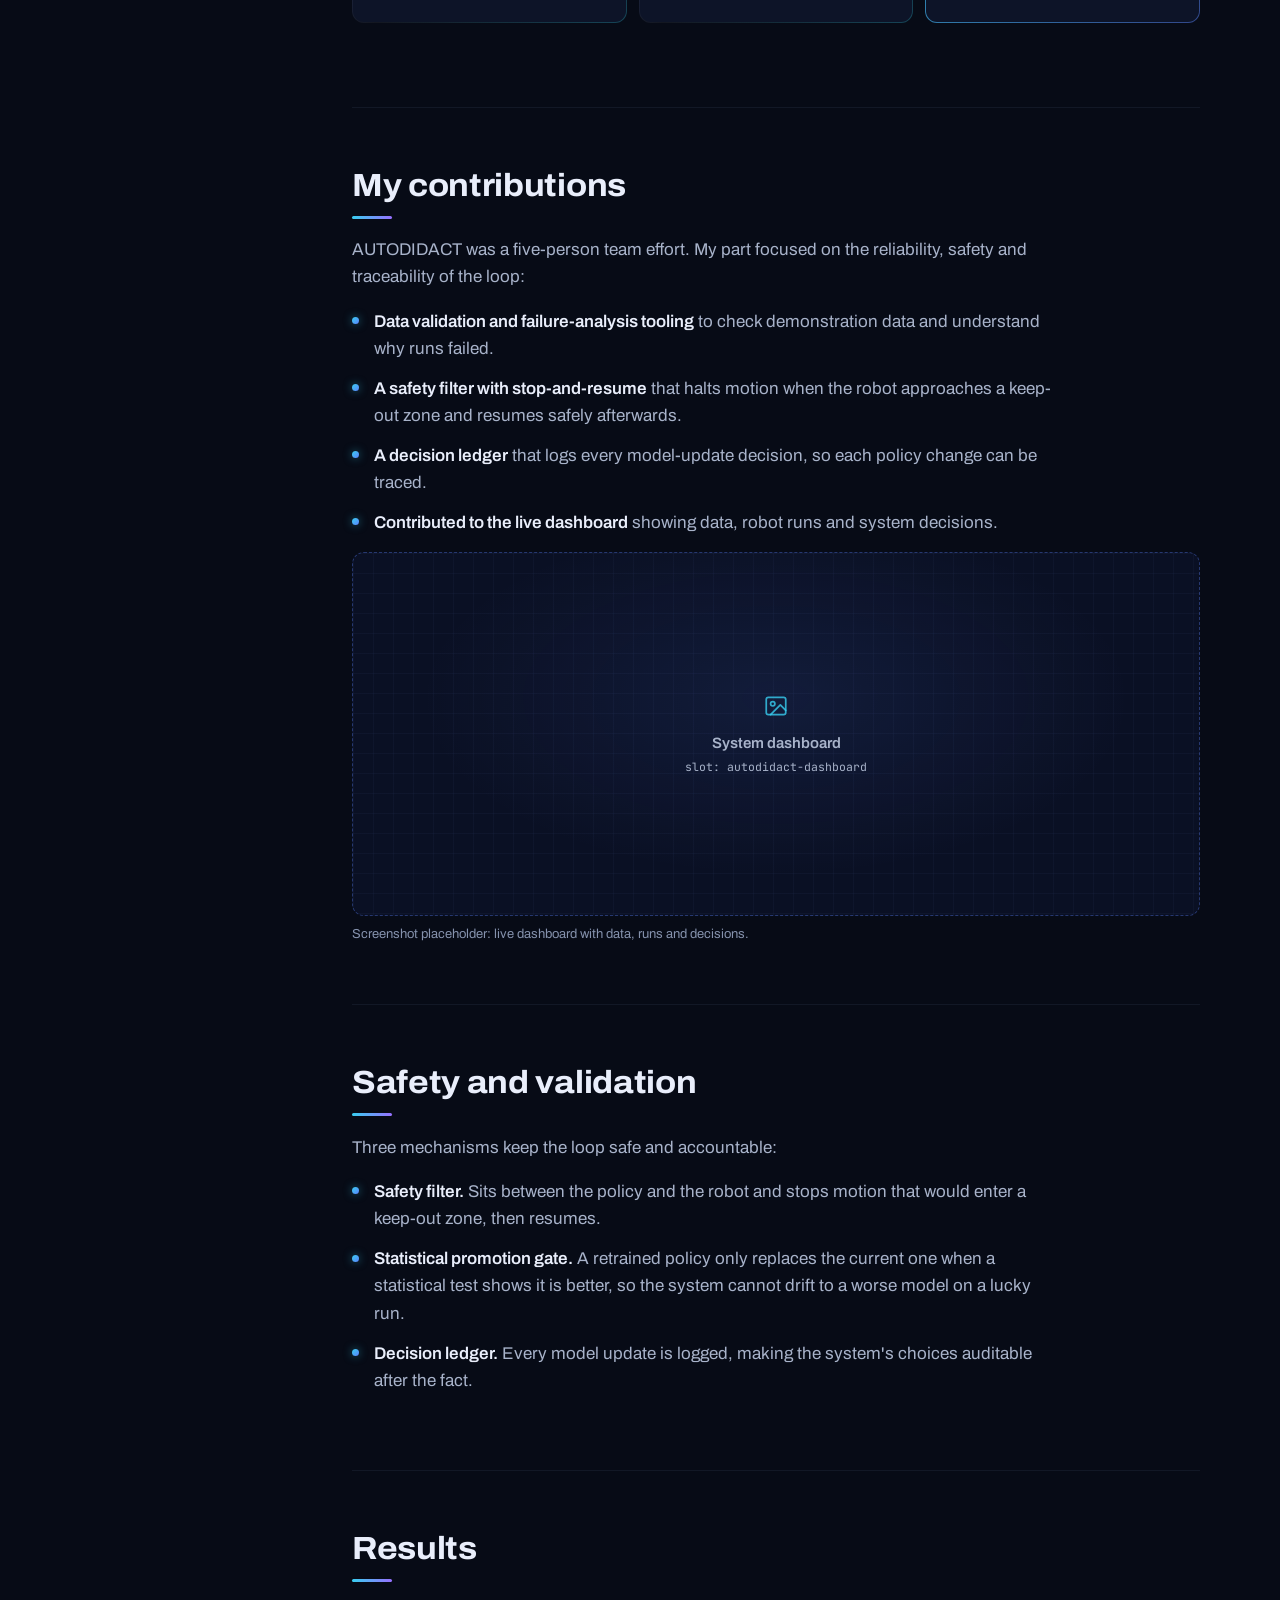
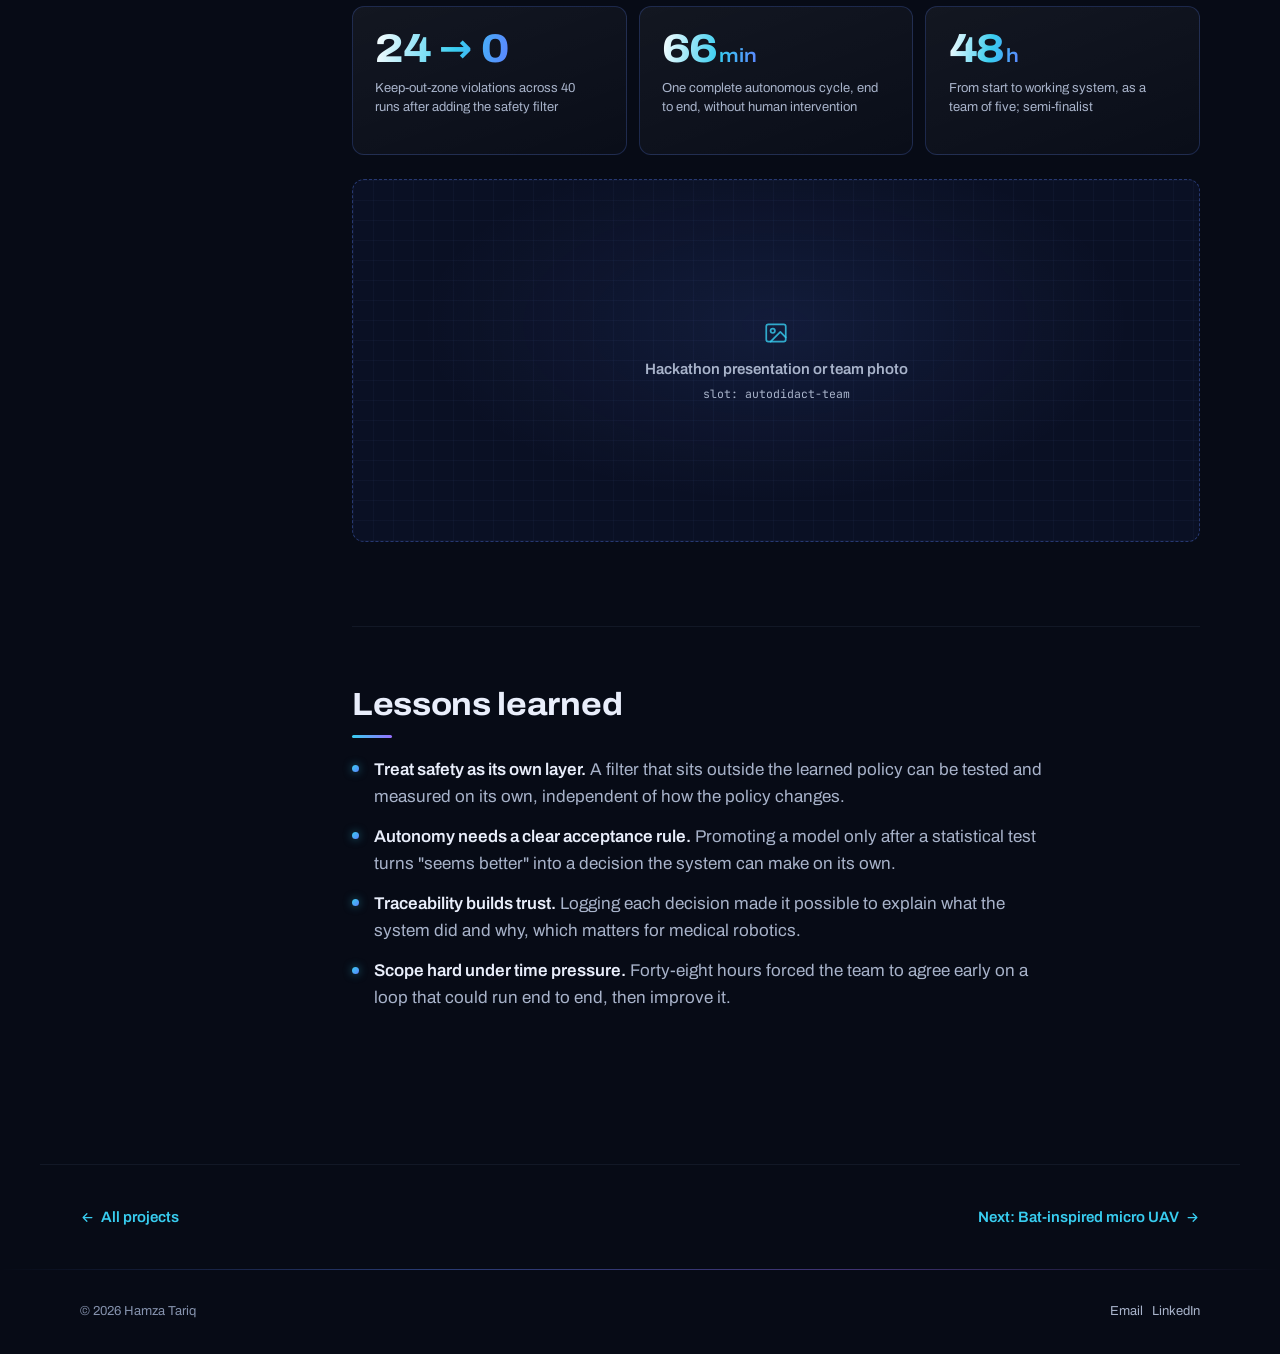
<file: projects/autodidact.html>
<!doctype html>
<html lang="en-GB">
<head>
  <meta charset="utf-8">
  <meta name="viewport" content="width=device-width, initial-scale=1">
  <title>AUTODIDACT: self-improving robot learning loop | Hamza Tariq</title>
  <meta name="description" content="Case study: AUTODIDACT, an autonomous learning loop for a simulated cath-lab robot built in 48 hours at the Siemens Healthineers Robotics & AI Hackathon 2026 (semi-finalist).">
  <meta name="theme-color" content="#16181b">
  <meta property="og:type" content="article">
  <meta property="og:title" content="AUTODIDACT: self-improving robot learning loop | Hamza Tariq">
  <meta property="og:description" content="An autonomous learning loop for a simulated cath-lab robot, built in 48 hours by a team of five.">
  <link rel="icon" href="../assets/favicon.svg" type="image/svg+xml">
  <link rel="preload" href="../assets/fonts/archivo-var.woff2" as="font" type="font/woff2" crossorigin>
  <link rel="stylesheet" href="../css/style.css">
  <script>document.documentElement.classList.add("js");</script>
</head>
<body data-root="../">
<a class="skip-link" href="#main">Skip to content</a>

<!-- Icon sprite -->
<svg width="0" height="0" style="position:absolute" aria-hidden="true" focusable="false">
  <defs>
    <symbol id="i-arrow" viewBox="0 0 24 24"><path d="M5 12h14M13 6l6 6-6 6" fill="none" stroke="currentColor" stroke-width="2" stroke-linecap="round" stroke-linejoin="round"/></symbol>
    <symbol id="i-down" viewBox="0 0 24 24"><path d="M12 4v11M7 10l5 5 5-5M5 20h14" fill="none" stroke="currentColor" stroke-width="2" stroke-linecap="round" stroke-linejoin="round"/></symbol>
    <symbol id="i-mail" viewBox="0 0 24 24"><g fill="none" stroke="currentColor" stroke-width="1.8" stroke-linecap="round" stroke-linejoin="round"><rect x="3" y="5" width="18" height="14" rx="2"/><path d="M3.5 7l8.5 6 8.5-6"/></g></symbol>
    <symbol id="i-linkedin" viewBox="0 0 24 24"><g fill="none" stroke="currentColor" stroke-width="1.8" stroke-linecap="round" stroke-linejoin="round"><rect x="3" y="3" width="18" height="18" rx="3"/><path d="M7.5 10.5V17M7.5 7.2v.1M11.5 17v-6.5M11.5 13.5a2.5 2.5 0 0 1 5 0V17"/></g></symbol>
    <symbol id="i-github" viewBox="0 0 24 24"><path d="M15 22v-4a4.8 4.8 0 0 0-1-3.5c3 0 6-2 6-5.5.08-1.25-.27-2.48-1-3.5.28-1.15.28-2.35 0-3.5 0 0-1 0-3 1.5-2.64-.5-5.36-.5-8 0C6 2 5 2 5 2c-.3 1.15-.3 2.35 0 3.5A5.4 5.4 0 0 0 4 9c0 3.5 3 5.5 6 5.5-.39.49-.68 1.05-.85 1.65-.17.6-.22 1.23-.15 1.85v4M9 18c-4.51 2-5-2-7-2" fill="none" stroke="currentColor" stroke-width="1.8" stroke-linecap="round" stroke-linejoin="round"/></symbol>
    <symbol id="i-robot" viewBox="0 0 24 24"><g fill="none" stroke="currentColor" stroke-width="1.8" stroke-linecap="round" stroke-linejoin="round"><path d="M4 21h9M8.5 21v-5l5-6.5 5.5 2"/><circle cx="8.5" cy="16" r="1.6"/><circle cx="13.5" cy="9.5" r="1.6"/><path d="M19 11.5l1.5-2M19 11.5l1.8 1.4"/></g></symbol>
    <symbol id="i-gear" viewBox="0 0 24 24"><g fill="none" stroke="currentColor" stroke-width="1.8" stroke-linecap="round"><circle cx="12" cy="12" r="3.5"/><path d="M12 2.5v3M12 18.5v3M2.5 12h3M18.5 12h3M5.3 5.3l2.1 2.1M16.6 16.6l2.1 2.1M5.3 18.7l2.1-2.1M16.6 7.4l2.1-2.1"/></g></symbol>
    <symbol id="i-chart" viewBox="0 0 24 24"><path d="M3 21h18M6 17v-5M11 17V6M16 17v-8M21 17v-3" fill="none" stroke="currentColor" stroke-width="1.8" stroke-linecap="round"/></symbol>
    <symbol id="i-code" viewBox="0 0 24 24"><path d="M8 7l-5 5 5 5M16 7l5 5-5 5M13.5 4l-3 16" fill="none" stroke="currentColor" stroke-width="1.8" stroke-linecap="round" stroke-linejoin="round"/></symbol>
    <symbol id="i-db" viewBox="0 0 24 24"><g fill="none" stroke="currentColor" stroke-width="1.8"><ellipse cx="12" cy="6" rx="7" ry="3"/><path d="M5 6v12c0 1.7 3.1 3 7 3s7-1.3 7-3V6M5 12c0 1.7 3.1 3 7 3s7-1.3 7-3"/></g></symbol>
    <symbol id="i-flow" viewBox="0 0 24 24"><g fill="none" stroke="currentColor" stroke-width="1.8" stroke-linejoin="round"><rect x="3" y="4" width="7" height="6" rx="1"/><rect x="14" y="14" width="7" height="6" rx="1"/><path d="M10 7h4a3 3 0 0 1 3 3v4"/></g></symbol>
    <symbol id="i-image" viewBox="0 0 24 24"><g fill="none" stroke="currentColor" stroke-width="1.6" stroke-linecap="round" stroke-linejoin="round"><rect x="3" y="4" width="18" height="16" rx="2"/><circle cx="9" cy="10" r="2"/><path d="M21 16l-5-5-9 9"/></g></symbol>
  </defs>
</svg>

<header class="site-header">
  <nav class="wrap nav" aria-label="Main">
    <a class="brand" href="../index.html" aria-label="Hamza Tariq, home">
      <svg class="brand-mark" viewBox="0 0 28 28" aria-hidden="true"><rect x=".75" y=".75" width="26.5" height="26.5" rx="5" fill="none" stroke="#5fd8f2" stroke-width="1.5"/><path d="M8 7v14M8 14h7M15 7v14M15 7h6M18 7v14" fill="none" stroke="#e9eefb" stroke-width="1.7" stroke-linecap="round"/></svg>
      <span>Hamza Tariq</span>
    </a>
    <button class="nav-toggle" type="button" aria-expanded="false" aria-controls="nav-links" aria-label="Open menu"><span></span></button>
    <ul class="nav-links" id="nav-links">
      <li><a href="../index.html#about">About</a></li>
      <li><a href="../index.html#skills">Skills</a></li>
      <li><a href="../index.html#experience">Experience</a></li>
      <li><a href="../index.html#projects">Projects</a></li>
      <li><a href="../index.html#education">Education</a></li>
      <li><a href="../index.html#contact">Contact</a></li>
      <li><a class="nav-cv" href="../assets/Hamza_Tariq_CV.pdf" download>Download CV</a></li>
    </ul>
  </nav>
</header>


<main id="main">
  <header class="cs-hero">
    <div class="fx" aria-hidden="true"><span class="orb orb-1"></span><span class="orb orb-2"></span></div>
    <div class="wrap">
      <p class="breadcrumb"><a href="../index.html#projects">Projects</a> / AUTODIDACT</p>
      <h1 class="cs-title">AUTODIDACT: a self-improving robot learning loop</h1>
      <p class="cs-sub">An autonomous learning loop for a simulated cath-lab robot that finds gaps in its own training data, asks for targeted demonstrations, retrains, and promotes a new policy only when a statistical test shows it is better.</p>
      <dl class="cs-meta">
        <div><dt>Event</dt><dd>Siemens Healthineers Robotics &amp; AI Hackathon</dd></div>
        <div><dt>Where and when</dt><dd>Erlangen, 2026</dd></div>
        <div><dt>Team</dt><dd>Five people, built in 48 hours</dd></div>
        <div><dt>Outcome</dt><dd>Semi-finalist</dd></div>
      </dl>
      <p style="margin-top:1.5rem"><a class="text-link" data-repo="autodidact" href="#" hidden>View repository <svg aria-hidden="true"><use href="#i-arrow"/></svg></a></p>
    </div>
  </header>

  <div class="wrap cs-layout">
    <nav class="cs-toc" aria-label="On this page">
      <ol>
        <li><a href="#problem">Problem and motivation</a></li>
        <li><a href="#architecture">System architecture</a></li>
        <li><a href="#workflow">Learning-loop workflow</a></li>
        <li><a href="#contributions">My contributions</a></li>
        <li><a href="#safety">Safety and validation</a></li>
        <li><a href="#results">Results</a></li>
        <li><a href="#lessons">Lessons learned</a></li>
      </ol>
    </nav>

    <div>
      <section class="cs-section" id="problem" aria-labelledby="h-problem">
        <h2 id="h-problem">Problem and motivation</h2>
        <p>Robot policies learned from demonstrations are only as good as the data behind them. Finding out where a policy is weak, collecting the right new demonstrations, and deciding whether a retrained model is actually better are usually manual, slow and hard to audit.</p>
        <p>In a clinical setting such as a cath lab, every model update also has to be safe and traceable. The challenge was to close that loop autonomously: let the system improve itself while keeping each decision explainable and the robot inside its safety constraints.</p>
        <div class="ph-grid">
          <figure>
            <div class="ph" data-img="autodidact-environment" data-alt="Simulated cath-lab robot environment">
              <div><svg class="ph-icon" aria-hidden="true"><use href="#i-image"/></svg><p class="ph-label">Simulated robot environment</p><p class="ph-path">slot: autodidact-environment</p></div>
            </div>
            <figcaption>Screenshot placeholder: the simulated cath-lab scene.</figcaption>
          </figure>
          <figure>
            <div class="ph" data-img="autodidact-mujoco" data-alt="MuJoCo digital twin of the FR3 Duo">
              <div><svg class="ph-icon" aria-hidden="true"><use href="#i-image"/></svg><p class="ph-label">MuJoCo simulation</p><p class="ph-path">slot: autodidact-mujoco</p></div>
            </div>
            <figcaption>Screenshot placeholder: the MuJoCo digital twin of the FR3 Duo.</figcaption>
          </figure>
        </div>
      </section>

      <section class="cs-section" id="architecture" aria-labelledby="h-arch">
        <h2 id="h-arch">System architecture</h2>
        <p>The system runs against a <strong>MuJoCo digital twin of the FR3 Duo</strong>. Around the learned policy sit the components that make the loop autonomous and auditable: data validation and failure analysis, retraining, a statistical promotion gate, a safety filter between the policy and the robot, a decision ledger and a live dashboard.</p>
        <figure class="arch">
          <svg viewBox="0 0 760 330" role="img" aria-labelledby="arch-t">
            <title id="arch-t">Conceptual architecture: the policy drives the MuJoCo twin through a safety filter; run data feeds validation and gap analysis, which triggers demonstrations and retraining; a statistical gate decides promotion; all decisions are logged to a ledger and shown on a dashboard.</title>
            <defs><marker id="ah" viewBox="0 0 10 10" refX="9" refY="5" markerWidth="7" markerHeight="7" orient="auto-start-reverse"><path d="M0,0L10,5L0,10z" fill="#8fb4ff"/></marker></defs>
            <g font-family="Archivo, sans-serif" font-size="13" fill="#e9eefb" text-anchor="middle">
              <g fill="#0d1530" stroke="#2a3a63" stroke-width="1.2">
                <rect x="20" y="40" width="150" height="56" rx="8"/>
                <rect x="230" y="40" width="150" height="56" rx="8" stroke="#5fd8f2"/>
                <rect x="440" y="40" width="150" height="56" rx="8"/>
                <rect x="440" y="160" width="150" height="56" rx="8"/>
                <rect x="230" y="160" width="150" height="56" rx="8"/>
                <rect x="20" y="160" width="150" height="56" rx="8"/>
                <rect x="20" y="262" width="360" height="48" rx="8"/>
                <rect x="440" y="262" width="300" height="48" rx="8"/>
                <rect x="630" y="40" width="110" height="176" rx="8" stroke-dasharray="4 4"/>
              </g>
              <text x="95" y="66">Learned policy</text><text x="95" y="83" font-size="11" fill="#a8b3ca">current version</text>
              <text x="305" y="66">Safety filter</text><text x="305" y="83" font-size="11" fill="#a8b3ca">stop-and-resume</text>
              <text x="515" y="66">MuJoCo twin</text><text x="515" y="83" font-size="11" fill="#a8b3ca">FR3 Duo</text>
              <text x="515" y="186">Run data</text><text x="515" y="203" font-size="11" fill="#a8b3ca">trajectories, outcomes</text>
              <text x="305" y="186">Validation</text><text x="305" y="203" font-size="11" fill="#a8b3ca">failure and gap analysis</text>
              <text x="95" y="186">Retrain + test</text><text x="95" y="203" font-size="11" fill="#a8b3ca">statistical gate</text>
              <text x="200" y="291">Decision ledger (every update logged)</text>
              <text x="590" y="291">Live dashboard: data, runs, decisions</text>
              <text x="685" y="122" font-size="12">Targeted</text><text x="685" y="138" font-size="12">demos</text>
            </g>
            <g fill="none" stroke="#8fb4ff" stroke-width="1.3" marker-end="url(#ah)">
              <path d="M170,68H226"/><path d="M380,68H436"/><path d="M515,96V156"/><path d="M440,188H384"/><path d="M230,188H174"/>
              <path d="M95,160V100" stroke="#5fd8f2"/>
              <path d="M590,188H626" stroke-dasharray="3 4"/><path d="M630,150H600Q590,150 590,160" stroke-dasharray="3 4"/>
              <path d="M95,216V258" opacity=".6"/><path d="M305,216V258" opacity=".6"/><path d="M515,216V258" opacity=".6"/>
            </g>
            <text x="106" y="134" font-family="Archivo, sans-serif" font-size="11" fill="#5fd8f2">promote only if better</text>
          </svg>
          <figcaption>Conceptual overview drawn for this page, not an exported system diagram. Replace with the team's architecture diagram if available.</figcaption>
        </figure>
        <figure>
          <div class="ph" data-img="autodidact-architecture" data-alt="AUTODIDACT learning-loop architecture diagram">
            <div><svg class="ph-icon" aria-hidden="true"><use href="#i-image"/></svg><p class="ph-label">Learning-loop architecture (original diagram)</p><p class="ph-path">slot: autodidact-architecture</p></div>
          </div>
        </figure>
      </section>

      <section class="cs-section" id="workflow" aria-labelledby="h-flow">
        <h2 id="h-flow">Learning-loop workflow</h2>
        <p>Each cycle follows the same sequence. The diagram below is a conceptual summary of the loop as described in the project.</p>
        <ol class="loop">
          <li><strong>Identify gaps</strong><span>Find where the training data does not cover what the policy needs.</span></li>
          <li><strong>Request demonstrations</strong><span>Ask for targeted demonstrations for those gaps.</span></li>
          <li><strong>Validate data</strong><span>Check incoming data before it is used for training.</span></li>
          <li><strong>Retrain policy</strong><span>Train a candidate policy on the extended dataset.</span></li>
          <li><strong>Evaluate statistically</strong><span>Compare candidate and current policy with a statistical test.</span></li>
          <li><strong>Promote if better</strong><span>Replace the current policy only when the test shows an improvement.</span></li>
        </ol>
      </section>

      <section class="cs-section" id="contributions" aria-labelledby="h-contrib">
        <h2 id="h-contrib">My contributions</h2>
        <p>AUTODIDACT was a five-person team effort. My part focused on the reliability, safety and traceability of the loop:</p>
        <ul class="cs-list">
          <li><strong>Data validation and failure-analysis tooling</strong> to check demonstration data and understand why runs failed.</li>
          <li><strong>A safety filter with stop-and-resume</strong> that halts motion when the robot approaches a keep-out zone and resumes safely afterwards.</li>
          <li><strong>A decision ledger</strong> that logs every model-update decision, so each policy change can be traced.</li>
          <li><strong>Contributed to the live dashboard</strong> showing data, robot runs and system decisions.</li>
        </ul>
        <figure>
          <div class="ph" data-img="autodidact-dashboard" data-alt="AUTODIDACT live dashboard">
            <div><svg class="ph-icon" aria-hidden="true"><use href="#i-image"/></svg><p class="ph-label">System dashboard</p><p class="ph-path">slot: autodidact-dashboard</p></div>
          </div>
          <figcaption>Screenshot placeholder: live dashboard with data, runs and decisions.</figcaption>
        </figure>
      </section>

      <section class="cs-section" id="safety" aria-labelledby="h-safety">
        <h2 id="h-safety">Safety and validation</h2>
        <p>Three mechanisms keep the loop safe and accountable:</p>
        <ul class="cs-list">
          <li><strong>Safety filter.</strong> Sits between the policy and the robot and stops motion that would enter a keep-out zone, then resumes.</li>
          <li><strong>Statistical promotion gate.</strong> A retrained policy only replaces the current one when a statistical test shows it is better, so the system cannot drift to a worse model on a lucky run.</li>
          <li><strong>Decision ledger.</strong> Every model update is logged, making the system's choices auditable after the fact.</li>
        </ul>
      </section>

      <section class="cs-section" id="results" aria-labelledby="h-results">
        <h2 id="h-results">Results</h2>
        <div class="results">
          <div><span class="stat-value">24 → 0</span><p class="stat-label">Keep-out-zone violations across 40 runs after adding the safety filter</p></div>
          <div><span class="stat-value">66<small>min</small></span><p class="stat-label">One complete autonomous cycle, end to end, without human intervention</p></div>
          <div><span class="stat-value">48<small>h</small></span><p class="stat-label">From start to working system, as a team of five; semi-finalist</p></div>
        </div>
        <div class="ph-grid">
          <figure class="wide">
            <div class="ph" data-img="autodidact-team" data-alt="AUTODIDACT team at the Siemens Healthineers hackathon">
              <div><svg class="ph-icon" aria-hidden="true"><use href="#i-image"/></svg><p class="ph-label">Hackathon presentation or team photo</p><p class="ph-path">slot: autodidact-team</p></div>
            </div>
          </figure>
        </div>
      </section>

      <section class="cs-section" id="lessons" aria-labelledby="h-lessons">
        <h2 id="h-lessons">Lessons learned</h2>
        <!-- DRAFT: these takeaways are a starting point. Edit them so they reflect your own experience. -->
        <ul class="cs-list">
          <li><strong>Treat safety as its own layer.</strong> A filter that sits outside the learned policy can be tested and measured on its own, independent of how the policy changes.</li>
          <li><strong>Autonomy needs a clear acceptance rule.</strong> Promoting a model only after a statistical test turns "seems better" into a decision the system can make on its own.</li>
          <li><strong>Traceability builds trust.</strong> Logging each decision made it possible to explain what the system did and why, which matters for medical robotics.</li>
          <li><strong>Scope hard under time pressure.</strong> Forty-eight hours forced the team to agree early on a loop that could run end to end, then improve it.</li>
        </ul>
      </section>
    </div>
  </div>

  <div class="wrap cs-next">
    <a class="text-link" href="../index.html#projects"><svg aria-hidden="true" style="transform:scaleX(-1)"><use href="#i-arrow"/></svg>All projects</a>
    <a class="text-link" href="bat-uav.html">Next: Bat-inspired micro UAV <svg aria-hidden="true"><use href="#i-arrow"/></svg></a>
  </div>
</main>

<footer class="site-footer">
  <div class="wrap">
    <span>© <span data-year>2026</span> Hamza Tariq</span>
    <span><a href="mailto:hamza1.htzs@gmail.com">Email</a> &nbsp; <a href="https://linkedin.com/in/hamza-t-795a20218" target="_blank" rel="noopener">LinkedIn</a> <span data-link="github" class="is-unset">&nbsp; <a href="#" target="_blank" rel="noopener">GitHub</a></span></span>
  </div>
</footer>

<script src="../js/config.js"></script>
<script src="../js/main.js"></script>
</body>
</html>
</file>
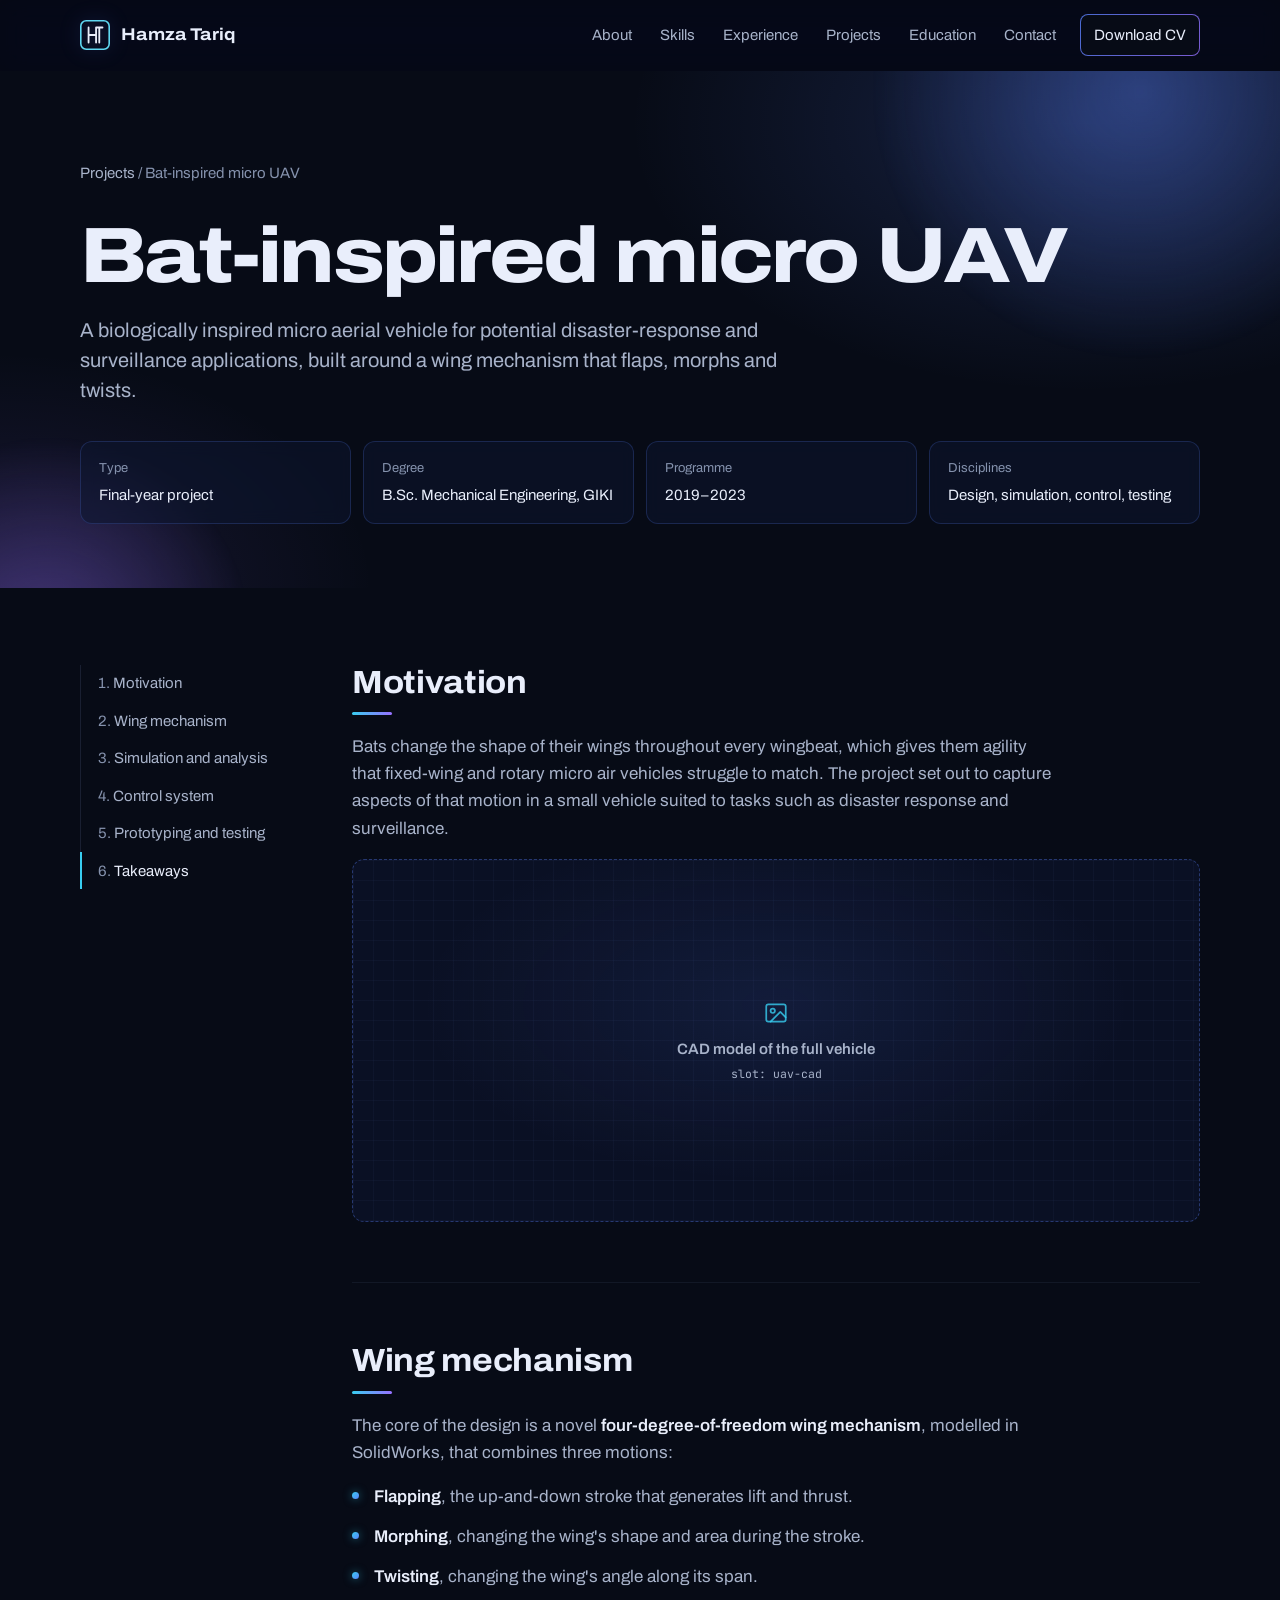
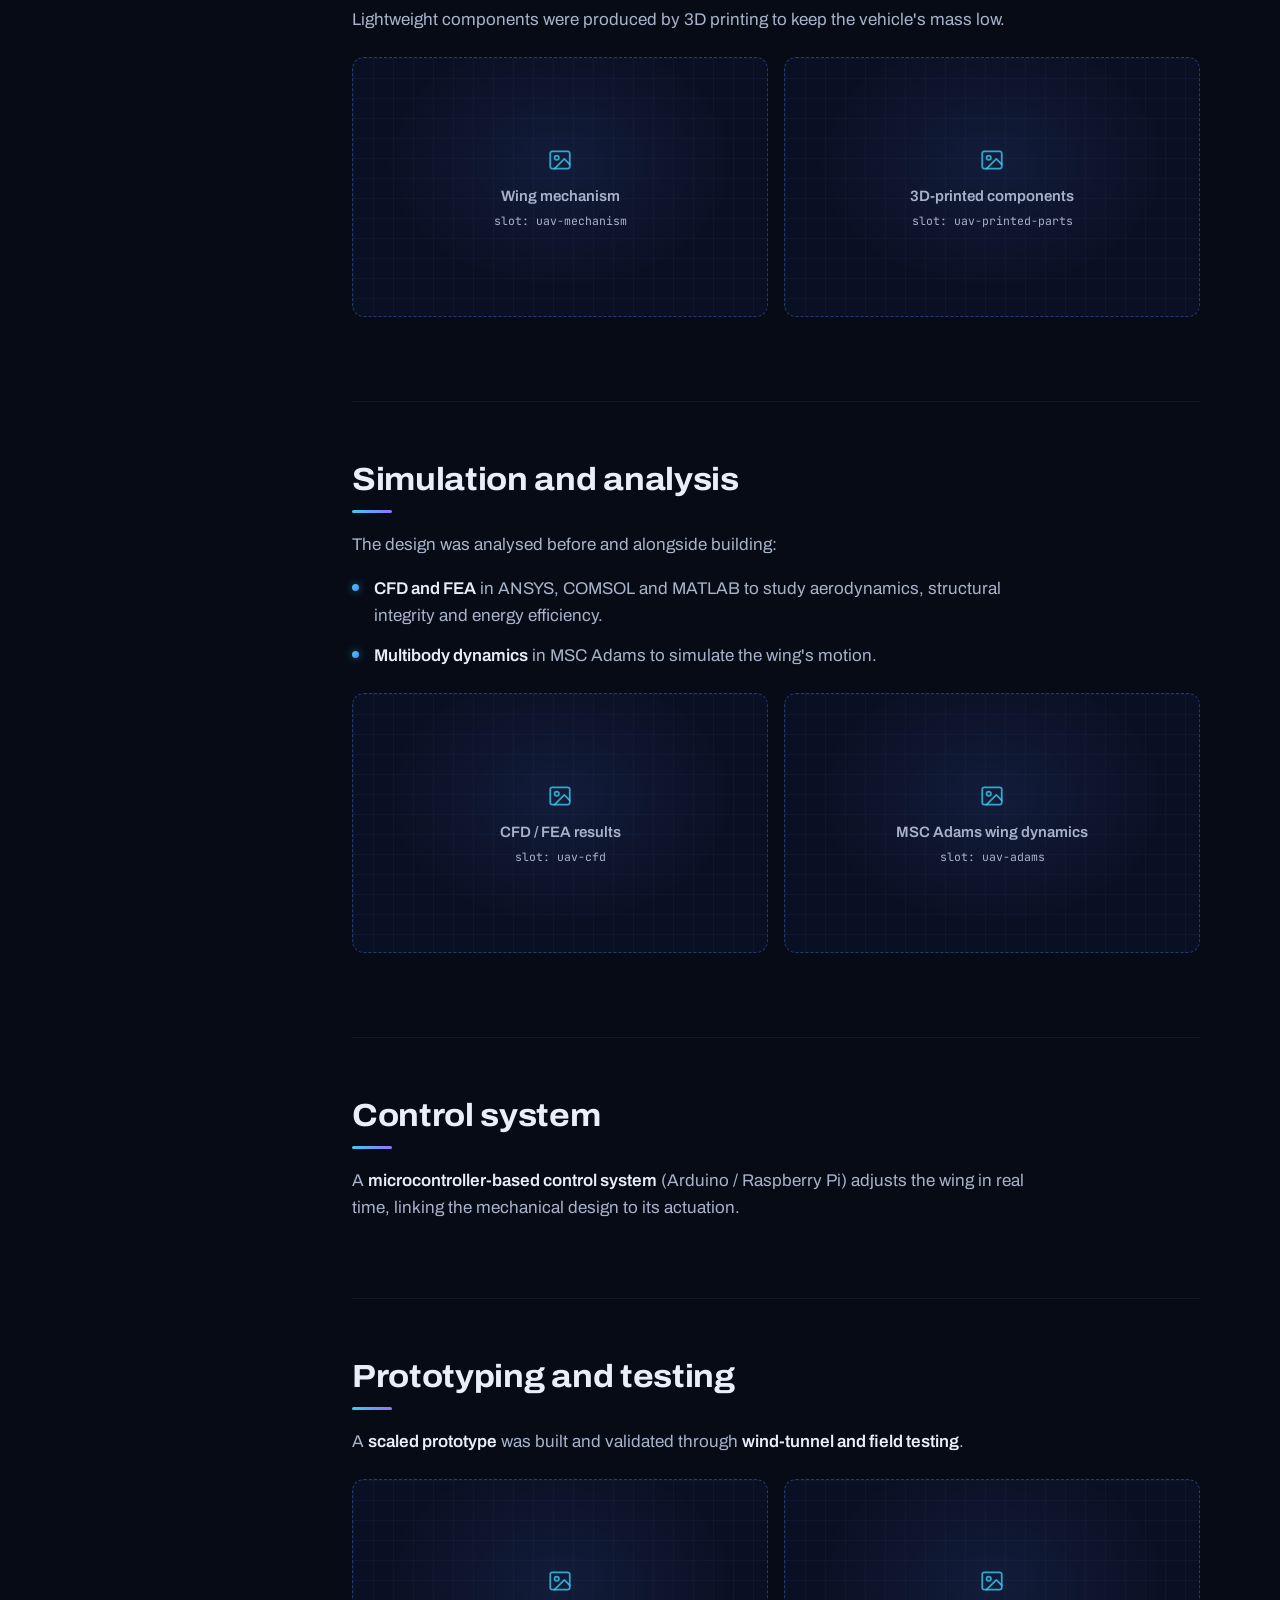
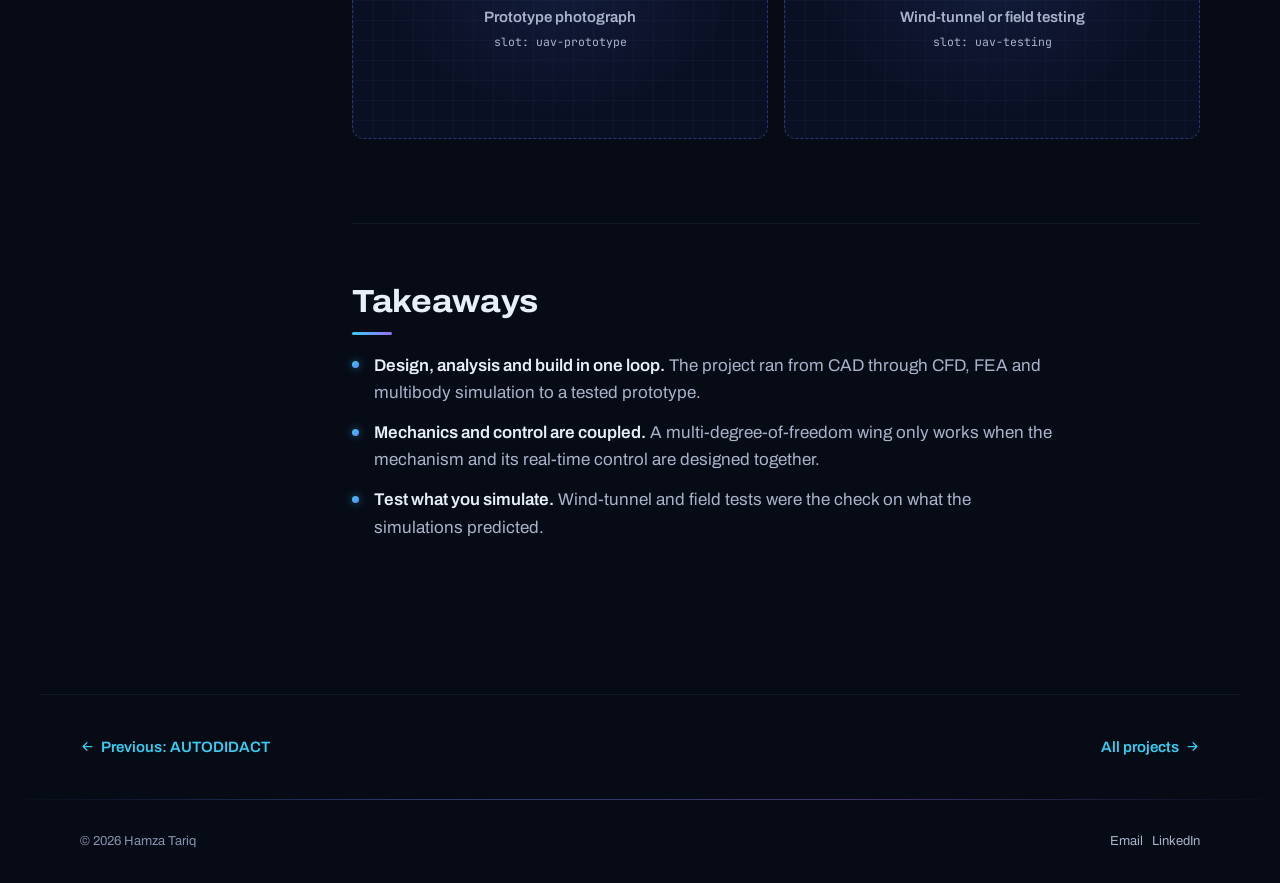
<file: projects/bat-uav.html>
<!doctype html>
<html lang="en-GB">
<head>
  <meta charset="utf-8">
  <meta name="viewport" content="width=device-width, initial-scale=1">
  <title>Bat-inspired micro UAV | Hamza Tariq</title>
  <meta name="description" content="Case study: a bat-inspired micro aerial vehicle with a four-degree-of-freedom wing mechanism. Final-year project, B.Sc. Mechanical Engineering, GIKI.">
  <meta name="theme-color" content="#16181b">
  <meta property="og:type" content="article">
  <meta property="og:title" content="Bat-inspired micro UAV | Hamza Tariq">
  <meta property="og:description" content="Final-year project: a micro UAV with a flapping, morphing and twisting wing mechanism.">
  <link rel="icon" href="../assets/favicon.svg" type="image/svg+xml">
  <link rel="preload" href="../assets/fonts/archivo-var.woff2" as="font" type="font/woff2" crossorigin>
  <link rel="stylesheet" href="../css/style.css">
  <script>document.documentElement.classList.add("js");</script>
</head>
<body data-root="../">
<a class="skip-link" href="#main">Skip to content</a>

<!-- Icon sprite -->
<svg width="0" height="0" style="position:absolute" aria-hidden="true" focusable="false">
  <defs>
    <symbol id="i-arrow" viewBox="0 0 24 24"><path d="M5 12h14M13 6l6 6-6 6" fill="none" stroke="currentColor" stroke-width="2" stroke-linecap="round" stroke-linejoin="round"/></symbol>
    <symbol id="i-down" viewBox="0 0 24 24"><path d="M12 4v11M7 10l5 5 5-5M5 20h14" fill="none" stroke="currentColor" stroke-width="2" stroke-linecap="round" stroke-linejoin="round"/></symbol>
    <symbol id="i-mail" viewBox="0 0 24 24"><g fill="none" stroke="currentColor" stroke-width="1.8" stroke-linecap="round" stroke-linejoin="round"><rect x="3" y="5" width="18" height="14" rx="2"/><path d="M3.5 7l8.5 6 8.5-6"/></g></symbol>
    <symbol id="i-linkedin" viewBox="0 0 24 24"><g fill="none" stroke="currentColor" stroke-width="1.8" stroke-linecap="round" stroke-linejoin="round"><rect x="3" y="3" width="18" height="18" rx="3"/><path d="M7.5 10.5V17M7.5 7.2v.1M11.5 17v-6.5M11.5 13.5a2.5 2.5 0 0 1 5 0V17"/></g></symbol>
    <symbol id="i-github" viewBox="0 0 24 24"><path d="M15 22v-4a4.8 4.8 0 0 0-1-3.5c3 0 6-2 6-5.5.08-1.25-.27-2.48-1-3.5.28-1.15.28-2.35 0-3.5 0 0-1 0-3 1.5-2.64-.5-5.36-.5-8 0C6 2 5 2 5 2c-.3 1.15-.3 2.35 0 3.5A5.4 5.4 0 0 0 4 9c0 3.5 3 5.5 6 5.5-.39.49-.68 1.05-.85 1.65-.17.6-.22 1.23-.15 1.85v4M9 18c-4.51 2-5-2-7-2" fill="none" stroke="currentColor" stroke-width="1.8" stroke-linecap="round" stroke-linejoin="round"/></symbol>
    <symbol id="i-robot" viewBox="0 0 24 24"><g fill="none" stroke="currentColor" stroke-width="1.8" stroke-linecap="round" stroke-linejoin="round"><path d="M4 21h9M8.5 21v-5l5-6.5 5.5 2"/><circle cx="8.5" cy="16" r="1.6"/><circle cx="13.5" cy="9.5" r="1.6"/><path d="M19 11.5l1.5-2M19 11.5l1.8 1.4"/></g></symbol>
    <symbol id="i-gear" viewBox="0 0 24 24"><g fill="none" stroke="currentColor" stroke-width="1.8" stroke-linecap="round"><circle cx="12" cy="12" r="3.5"/><path d="M12 2.5v3M12 18.5v3M2.5 12h3M18.5 12h3M5.3 5.3l2.1 2.1M16.6 16.6l2.1 2.1M5.3 18.7l2.1-2.1M16.6 7.4l2.1-2.1"/></g></symbol>
    <symbol id="i-chart" viewBox="0 0 24 24"><path d="M3 21h18M6 17v-5M11 17V6M16 17v-8M21 17v-3" fill="none" stroke="currentColor" stroke-width="1.8" stroke-linecap="round"/></symbol>
    <symbol id="i-code" viewBox="0 0 24 24"><path d="M8 7l-5 5 5 5M16 7l5 5-5 5M13.5 4l-3 16" fill="none" stroke="currentColor" stroke-width="1.8" stroke-linecap="round" stroke-linejoin="round"/></symbol>
    <symbol id="i-db" viewBox="0 0 24 24"><g fill="none" stroke="currentColor" stroke-width="1.8"><ellipse cx="12" cy="6" rx="7" ry="3"/><path d="M5 6v12c0 1.7 3.1 3 7 3s7-1.3 7-3V6M5 12c0 1.7 3.1 3 7 3s7-1.3 7-3"/></g></symbol>
    <symbol id="i-flow" viewBox="0 0 24 24"><g fill="none" stroke="currentColor" stroke-width="1.8" stroke-linejoin="round"><rect x="3" y="4" width="7" height="6" rx="1"/><rect x="14" y="14" width="7" height="6" rx="1"/><path d="M10 7h4a3 3 0 0 1 3 3v4"/></g></symbol>
    <symbol id="i-image" viewBox="0 0 24 24"><g fill="none" stroke="currentColor" stroke-width="1.6" stroke-linecap="round" stroke-linejoin="round"><rect x="3" y="4" width="18" height="16" rx="2"/><circle cx="9" cy="10" r="2"/><path d="M21 16l-5-5-9 9"/></g></symbol>
  </defs>
</svg>

<header class="site-header">
  <nav class="wrap nav" aria-label="Main">
    <a class="brand" href="../index.html" aria-label="Hamza Tariq, home">
      <svg class="brand-mark" viewBox="0 0 28 28" aria-hidden="true"><rect x=".75" y=".75" width="26.5" height="26.5" rx="5" fill="none" stroke="#5fd8f2" stroke-width="1.5"/><path d="M8 7v14M8 14h7M15 7v14M15 7h6M18 7v14" fill="none" stroke="#e9eefb" stroke-width="1.7" stroke-linecap="round"/></svg>
      <span>Hamza Tariq</span>
    </a>
    <button class="nav-toggle" type="button" aria-expanded="false" aria-controls="nav-links" aria-label="Open menu"><span></span></button>
    <ul class="nav-links" id="nav-links">
      <li><a href="../index.html#about">About</a></li>
      <li><a href="../index.html#skills">Skills</a></li>
      <li><a href="../index.html#experience">Experience</a></li>
      <li><a href="../index.html#projects">Projects</a></li>
      <li><a href="../index.html#education">Education</a></li>
      <li><a href="../index.html#contact">Contact</a></li>
      <li><a class="nav-cv" href="../assets/Hamza_Tariq_CV.pdf" download>Download CV</a></li>
    </ul>
  </nav>
</header>


<main id="main">
  <header class="cs-hero">
    <div class="fx" aria-hidden="true"><span class="orb orb-1"></span><span class="orb orb-2"></span></div>
    <div class="wrap">
      <p class="breadcrumb"><a href="../index.html#projects">Projects</a> / Bat-inspired micro UAV</p>
      <h1 class="cs-title">Bat-inspired micro UAV</h1>
      <p class="cs-sub">A biologically inspired micro aerial vehicle for potential disaster-response and surveillance applications, built around a wing mechanism that flaps, morphs and twists.</p>
      <dl class="cs-meta">
        <div><dt>Type</dt><dd>Final-year project</dd></div>
        <div><dt>Degree</dt><dd>B.Sc. Mechanical Engineering, GIKI</dd></div>
        <div><dt>Programme</dt><dd>2019–2023</dd></div>
        <div><dt>Disciplines</dt><dd>Design, simulation, control, testing</dd></div>
      </dl>
    </div>
  </header>

  <div class="wrap cs-layout">
    <nav class="cs-toc" aria-label="On this page">
      <ol>
        <li><a href="#motivation">Motivation</a></li>
        <li><a href="#mechanism">Wing mechanism</a></li>
        <li><a href="#simulation">Simulation and analysis</a></li>
        <li><a href="#control">Control system</a></li>
        <li><a href="#prototype">Prototyping and testing</a></li>
        <li><a href="#takeaways">Takeaways</a></li>
      </ol>
    </nav>

    <div>
      <section class="cs-section" id="motivation" aria-labelledby="h-mot">
        <h2 id="h-mot">Motivation</h2>
        <p>Bats change the shape of their wings throughout every wingbeat, which gives them agility that fixed-wing and rotary micro air vehicles struggle to match. The project set out to capture aspects of that motion in a small vehicle suited to tasks such as disaster response and surveillance.</p>
        <figure>
          <div class="ph" data-img="uav-cad" data-alt="CAD model of the bat-inspired micro UAV">
            <div><svg class="ph-icon" aria-hidden="true"><use href="#i-image"/></svg><p class="ph-label">CAD model of the full vehicle</p><p class="ph-path">slot: uav-cad</p></div>
          </div>
        </figure>
      </section>

      <section class="cs-section" id="mechanism" aria-labelledby="h-mech">
        <h2 id="h-mech">Wing mechanism</h2>
        <p>The core of the design is a novel <strong>four-degree-of-freedom wing mechanism</strong>, modelled in SolidWorks, that combines three motions:</p>
        <ul class="cs-list">
          <li><strong>Flapping</strong>, the up-and-down stroke that generates lift and thrust.</li>
          <li><strong>Morphing</strong>, changing the wing's shape and area during the stroke.</li>
          <li><strong>Twisting</strong>, changing the wing's angle along its span.</li>
        </ul>
        <p>Lightweight components were produced by 3D printing to keep the vehicle's mass low.</p>
        <div class="ph-grid">
          <figure>
            <div class="ph" data-img="uav-mechanism" data-alt="Four-degree-of-freedom wing mechanism">
              <div><svg class="ph-icon" aria-hidden="true"><use href="#i-image"/></svg><p class="ph-label">Wing mechanism</p><p class="ph-path">slot: uav-mechanism</p></div>
            </div>
          </figure>
          <figure>
            <div class="ph" data-img="uav-printed-parts" data-alt="3D-printed wing components">
              <div><svg class="ph-icon" aria-hidden="true"><use href="#i-image"/></svg><p class="ph-label">3D-printed components</p><p class="ph-path">slot: uav-printed-parts</p></div>
            </div>
          </figure>
        </div>
      </section>

      <section class="cs-section" id="simulation" aria-labelledby="h-sim">
        <h2 id="h-sim">Simulation and analysis</h2>
        <p>The design was analysed before and alongside building:</p>
        <ul class="cs-list">
          <li><strong>CFD and FEA</strong> in ANSYS, COMSOL and MATLAB to study aerodynamics, structural integrity and energy efficiency.</li>
          <li><strong>Multibody dynamics</strong> in MSC Adams to simulate the wing's motion.</li>
        </ul>
        <div class="ph-grid">
          <figure>
            <div class="ph" data-img="uav-cfd" data-alt="CFD results for the wing">
              <div><svg class="ph-icon" aria-hidden="true"><use href="#i-image"/></svg><p class="ph-label">CFD / FEA results</p><p class="ph-path">slot: uav-cfd</p></div>
            </div>
          </figure>
          <figure>
            <div class="ph" data-img="uav-adams" data-alt="MSC Adams wing dynamics simulation">
              <div><svg class="ph-icon" aria-hidden="true"><use href="#i-image"/></svg><p class="ph-label">MSC Adams wing dynamics</p><p class="ph-path">slot: uav-adams</p></div>
            </div>
          </figure>
        </div>
      </section>

      <section class="cs-section" id="control" aria-labelledby="h-ctrl">
        <h2 id="h-ctrl">Control system</h2>
        <p>A <strong>microcontroller-based control system</strong> (Arduino / Raspberry Pi) adjusts the wing in real time, linking the mechanical design to its actuation.</p>
      </section>

      <section class="cs-section" id="prototype" aria-labelledby="h-proto">
        <h2 id="h-proto">Prototyping and testing</h2>
        <p>A <strong>scaled prototype</strong> was built and validated through <strong>wind-tunnel and field testing</strong>.</p>
        <div class="ph-grid">
          <figure>
            <div class="ph" data-img="uav-prototype" data-alt="Scaled prototype of the bat-inspired UAV">
              <div><svg class="ph-icon" aria-hidden="true"><use href="#i-image"/></svg><p class="ph-label">Prototype photograph</p><p class="ph-path">slot: uav-prototype</p></div>
            </div>
          </figure>
          <figure>
            <div class="ph" data-img="uav-testing" data-alt="Wind-tunnel or field test of the prototype">
              <div><svg class="ph-icon" aria-hidden="true"><use href="#i-image"/></svg><p class="ph-label">Wind-tunnel or field testing</p><p class="ph-path">slot: uav-testing</p></div>
            </div>
          </figure>
        </div>
      </section>

      <section class="cs-section" id="takeaways" aria-labelledby="h-take">
        <h2 id="h-take">Takeaways</h2>
        <!-- DRAFT: edit these so they reflect your own experience. -->
        <ul class="cs-list">
          <li><strong>Design, analysis and build in one loop.</strong> The project ran from CAD through CFD, FEA and multibody simulation to a tested prototype.</li>
          <li><strong>Mechanics and control are coupled.</strong> A multi-degree-of-freedom wing only works when the mechanism and its real-time control are designed together.</li>
          <li><strong>Test what you simulate.</strong> Wind-tunnel and field tests were the check on what the simulations predicted.</li>
        </ul>
      </section>
    </div>
  </div>

  <div class="wrap cs-next">
    <a class="text-link" href="autodidact.html"><svg aria-hidden="true" style="transform:scaleX(-1)"><use href="#i-arrow"/></svg>Previous: AUTODIDACT</a>
    <a class="text-link" href="index.html">All projects <svg aria-hidden="true"><use href="#i-arrow"/></svg></a>
  </div>
</main>

<footer class="site-footer">
  <div class="wrap">
    <span>© <span data-year>2026</span> Hamza Tariq</span>
    <span><a href="mailto:hamza1.htzs@gmail.com">Email</a> &nbsp; <a href="https://linkedin.com/in/hamza-t-795a20218" target="_blank" rel="noopener">LinkedIn</a> <span data-link="github" class="is-unset">&nbsp; <a href="#" target="_blank" rel="noopener">GitHub</a></span></span>
  </div>
</footer>

<script src="../js/config.js"></script>
<script src="../js/main.js"></script>
</body>
</html>
</file>
<file: css/style.css>
/* =========================================================
   Hamza Tariq — Portfolio  |  v2 "deep navy" theme
   ---------------------------------------------------------
   1. THEME CONTROLS  ← change colours, gradients and glow here
   2. Base
   3. Shared components (header, buttons, cards, ambient FX)
   4. Section styles (hero, about, skills, experience, projects,
      education, leadership, contact)
   5. Case-study + all-projects pages
   6. Motion + accessibility
   ========================================================= */

@font-face {
  font-family: "Archivo";
  src: url("../assets/fonts/archivo-var.woff2") format("woff2-variations"),
       url("../assets/fonts/archivo-var.woff2") format("woff2");
  font-weight: 100 900;
  font-stretch: 62% 125%;
  font-style: normal;
  font-display: swap;
}
@font-face {
  font-family: "JetBrains Mono";
  src: url("../assets/fonts/jetbrains-mono-var.woff2") format("woff2-variations"),
       url("../assets/fonts/jetbrains-mono-var.woff2") format("woff2");
  font-weight: 100 800;
  font-style: normal;
  font-display: swap;
}

/* =========================================================
   1. THEME CONTROLS
   Accent colours are written as "R G B" channels so they can be
   reused at any transparency: rgb(var(--c-blue) / 0.4).
   ========================================================= */
:root {
  /* ---- Accent palette ---- */
  --c-blue:   92 132 255;   /* #5c84ff  primary accent   */
  --c-violet: 150 112 255;  /* #9670ff  secondary accent */
  --c-cyan:   56 205 240;   /* #38cdf0  highlight        */
  --c-teal:   45 212 191;   /* #2dd4bf  subtle support   */

  --accent-primary: rgb(var(--c-blue));
  --accent-secondary: rgb(var(--c-violet));

  /* ---- Glow intensity (0 = no glow, 1 = very strong) ---- */
  --glow: 0.45;

  /* ---- Base backgrounds ---- */
  --bg-main: #070b16;        /* page background (near-black navy) */
  --bg-secondary: #0c1222;   /* secondary surfaces               */

  /* ---- Cards ---- */
  --card-bg: #0e1426;                         /* solid card fill        */
  --card-bg-soft: rgba(17, 24, 44, 0.62);     /* glass card fill        */
  --card-border: rgba(150, 172, 230, 0.13);   /* default card border    */
  --card-border-hover: rgba(150, 172, 230, 0.28);

  /* ---- Section backgrounds: base colour + two glow colours each ---- */
  --hero-bg: #050916;
  --hero-glow-1: var(--c-blue);
  --hero-glow-2: var(--c-violet);
  --hero-glow-3: var(--c-cyan);

  --about-bg: #0d1017;           /* charcoal */
  --about-glow-1: var(--c-blue);
  --about-glow-2: var(--c-teal);

  --skills-bg: #060912;          /* deep dark */
  --skills-glow-1: var(--c-violet);
  --skills-glow-2: var(--c-blue);

  --experience-bg: #0a1022;      /* navy */
  --experience-glow-1: var(--c-blue);
  --experience-glow-2: var(--c-cyan);

  --projects-bg: #070a17;
  --projects-glow-1: var(--c-violet);
  --projects-glow-2: var(--c-blue);

  --education-bg: #0d0f1d;       /* slightly violet-tinted dark */
  --education-glow-1: var(--c-violet);
  --education-glow-2: var(--c-cyan);

  --leadership-bg: #080c16;
  --leadership-glow-1: var(--c-teal);
  --leadership-glow-2: var(--c-blue);

  --contact-bg: #050817;
  --contact-glow-1: var(--c-blue);
  --contact-glow-2: var(--c-violet);

  /* ---- Project card gradients (two colours per project) ---- */
  --autodidact-a: var(--c-blue);   --autodidact-b: var(--c-cyan);
  --uav-a: var(--c-violet);        --uav-b: var(--c-blue);
  --fire-a: var(--c-teal);         --fire-b: var(--c-cyan);
  --wind-a: var(--c-cyan);         --wind-b: var(--c-blue);
  --rope-a: var(--c-violet);       --rope-b: var(--c-teal);

  /* ---- Text ---- */
  --text: #e9eefb;
  --muted: #a8b3ca;
  --dim: #8592ad;

  /* ---- Pattern ---- */
  --grid-line: rgba(130, 160, 230, 0.07);
  --grid-size: 44px;

  /* ---- Type ---- */
  --sans: "Archivo", system-ui, -apple-system, "Segoe UI", Roboto, sans-serif;
  --mono: "JetBrains Mono", ui-monospace, SFMono-Regular, Menlo, monospace;
  --fs-xs: 0.8125rem;
  --fs-sm: 0.9375rem;
  --fs-base: 1.0625rem;
  --fs-md: 1.25rem;
  --fs-lg: clamp(1.5rem, 1.2rem + 1.2vw, 2rem);
  --fs-xl: clamp(2.1rem, 1.4rem + 2.6vw, 3.25rem);
  --fs-hero: clamp(3rem, 1.6rem + 6.4vw, 6.75rem);

  /* ---- Layout ---- */
  --max: 1200px;
  --gutter: clamp(1.25rem, 4vw, 2.5rem);
  --section: clamp(5rem, 10vw, 8.5rem);
  --r-xl: 22px;
  --r-lg: 16px;
  --r-md: 12px;
  --r-sm: 8px;
  --ease: cubic-bezier(.2, .7, .2, 1);

  /* legacy aliases used by inline SVG classes */
  --line: var(--card-border);
  --line-soft: rgba(150, 172, 230, 0.08);
}

/* =========================================================
   2. Base
   ========================================================= */
*, *::before, *::after { box-sizing: border-box; }
html { -webkit-text-size-adjust: 100%; scroll-behavior: smooth; scroll-padding-top: 84px; background: var(--bg-main); }
body {
  margin: 0; background: var(--bg-main); color: var(--text);
  font-family: var(--sans); font-size: var(--fs-base); line-height: 1.6;
  -webkit-font-smoothing: antialiased; text-rendering: optimizeLegibility;
  overflow-x: hidden;
}
img, svg { display: block; max-width: 100%; }
a { color: inherit; text-decoration-color: rgb(var(--c-cyan) / .5); text-underline-offset: .2em; }
a:hover { color: rgb(var(--c-cyan)); }
:focus-visible { outline: 2px solid rgb(var(--c-cyan)); outline-offset: 3px; border-radius: 4px; }
::selection { background: rgb(var(--c-blue)); color: #fff; }
h1, h2, h3, h4 { margin: 0; font-weight: 700; line-height: 1.12; letter-spacing: -0.01em; }
p { margin: 0 0 1em; }
ul, ol { margin: 0; padding: 0; }
[hidden] { display: none !important; }

.skip-link { position: absolute; left: 1rem; top: -100px; z-index: 100; background: rgb(var(--c-blue)); color: #fff; padding: .6rem 1rem; border-radius: var(--r-sm); font-weight: 600; text-decoration: none; }
.skip-link:focus { top: 1rem; }
.visually-hidden { position: absolute !important; width: 1px; height: 1px; overflow: hidden; clip: rect(0 0 0 0); white-space: nowrap; }
.wrap { position: relative; z-index: 1; width: 100%; max-width: var(--max); margin-inline: auto; padding-inline: var(--gutter); }

/* =========================================================
   3. Shared components
   ========================================================= */

/* ---- Header ---- */
.site-header {
  position: sticky; top: 0; z-index: 50;
  background: rgba(6, 9, 20, .55);
  backdrop-filter: saturate(160%) blur(14px); -webkit-backdrop-filter: saturate(160%) blur(14px);
  border-bottom: 1px solid transparent; transition: border-color .3s, background-color .3s;
}
.site-header.is-scrolled { background: rgba(6, 9, 20, .82); border-bottom-color: var(--line-soft); }
.nav { display: flex; align-items: center; justify-content: space-between; height: 70px; }
.brand { display: flex; align-items: center; gap: .7rem; text-decoration: none; font-weight: 700; font-stretch: 112%; letter-spacing: .01em; }
.brand-mark { width: 30px; height: 30px; filter: drop-shadow(0 0 10px rgb(var(--c-blue) / calc(var(--glow) * .9))); }
.brand:hover { color: var(--text); }
.nav-links { display: flex; gap: .15rem; list-style: none; align-items: center; }
.nav-links a { position: relative; display: block; padding: .5rem .8rem; text-decoration: none; font-size: var(--fs-sm); color: var(--muted); border-radius: var(--r-sm); transition: color .2s; }
.nav-links a::after {
  content: ""; position: absolute; left: .8rem; right: .8rem; bottom: .25rem; height: 1px;
  background: linear-gradient(90deg, rgb(var(--c-cyan)), rgb(var(--c-violet)));
  transform: scaleX(0); transform-origin: left; transition: transform .3s var(--ease);
}
.nav-links a:hover, .nav-links a[aria-current] { color: var(--text); }
.nav-links a:hover::after, .nav-links a[aria-current]::after { transform: scaleX(1); }
.nav-links .nav-cv {
  margin-left: .6rem; color: var(--text); border: 1px solid transparent;
  background: linear-gradient(var(--bg-main), var(--bg-main)) padding-box,
              linear-gradient(120deg, rgb(var(--c-blue) / .8), rgb(var(--c-violet) / .8)) border-box;
}
.nav-links .nav-cv::after { display: none; }
.nav-links .nav-cv:hover { box-shadow: 0 0 22px -4px rgb(var(--c-blue) / var(--glow)); }

.nav-toggle { display: none; background: rgba(255,255,255,.03); border: 1px solid var(--card-border); color: var(--text); border-radius: var(--r-sm); width: 44px; height: 44px; cursor: pointer; padding: 0; }
.nav-toggle span, .nav-toggle span::before, .nav-toggle span::after { display: block; width: 18px; height: 1.5px; background: currentColor; margin: auto; position: relative; transition: transform .25s var(--ease), background-color .2s; }
.nav-toggle span::before, .nav-toggle span::after { content: ""; position: absolute; left: 0; }
.nav-toggle span::before { top: -6px; }
.nav-toggle span::after { top: 6px; }
.nav-toggle[aria-expanded="true"] span { background: transparent; }
.nav-toggle[aria-expanded="true"] span::before { transform: translateY(6px) rotate(45deg); }
.nav-toggle[aria-expanded="true"] span::after { transform: translateY(-6px) rotate(-45deg); }

@media (max-width: 860px) {
  .nav-toggle { display: grid; place-items: center; }
  .nav-links {
    position: fixed; inset: 70px 0 auto 0; flex-direction: column; align-items: stretch; gap: 0;
    background: rgba(6, 9, 20, .97); border-bottom: 1px solid var(--card-border);
    padding: .5rem var(--gutter) 1.25rem;
    transform: translateY(-8px); opacity: 0; visibility: hidden;
    transition: opacity .2s, transform .2s var(--ease), visibility 0s .2s;
  }
  .nav-links.is-open { opacity: 1; transform: none; visibility: visible; transition: opacity .2s, transform .2s var(--ease); }
  .nav-links a { padding: .9rem 0; font-size: var(--fs-base); border-bottom: 1px solid var(--line-soft); border-radius: 0; }
  .nav-links a::after { display: none; }
  .nav-links .nav-cv { margin: 1rem 0 0; text-align: center; border-radius: var(--r-sm); padding: .8rem; }
}

/* ---- Buttons ---- */
.btn {
  position: relative; display: inline-flex; align-items: center; gap: .55rem;
  padding: .9rem 1.35rem; border-radius: 10px;
  font: 600 var(--fs-sm)/1 var(--sans); text-decoration: none; cursor: pointer;
  color: var(--text); border: 1px solid var(--card-border-hover);
  background: rgba(255, 255, 255, .03);
  transition: transform .25s var(--ease), box-shadow .3s, border-color .25s, background-color .25s, background-position .5s var(--ease);
}
.btn svg { width: 16px; height: 16px; flex: none; }
.btn:hover { color: var(--text); transform: translateY(-2px); border-color: rgb(var(--c-cyan) / .55); background-color: rgb(var(--c-blue) / .1); box-shadow: 0 10px 30px -12px rgb(var(--c-cyan) / var(--glow)); }
.btn-primary {
  border: 0; color: #fff;
  background: linear-gradient(110deg, #3b5ee8 0%, #6a4ce6 50%, #2b8fd6 100%) 0 0 / 200% 100%;
  box-shadow: 0 10px 34px -12px rgb(var(--c-blue) / calc(var(--glow) * 1.6)), inset 0 1px 0 rgba(255,255,255,.18);
}
.btn-primary:hover { color: #fff; background-position: 100% 0; box-shadow: 0 16px 44px -12px rgb(var(--c-violet) / calc(var(--glow) * 1.8)), inset 0 1px 0 rgba(255,255,255,.22); }

.socials { display: flex; flex-wrap: wrap; gap: .5rem; list-style: none; }
.socials a {
  display: inline-flex; align-items: center; gap: .5rem; padding: .5rem .85rem;
  font-size: var(--fs-sm); color: var(--muted); text-decoration: none;
  border: 1px solid var(--line-soft); border-radius: 999px; background: rgba(255,255,255,.02);
  transition: color .2s, border-color .2s, background-color .2s;
}
.socials a:hover { color: var(--text); border-color: rgb(var(--c-cyan) / .4); background: rgb(var(--c-cyan) / .06); }
.socials svg { width: 17px; height: 17px; }

.text-link { display: inline-flex; align-items: center; gap: .4rem; font-weight: 600; font-size: var(--fs-sm); color: rgb(var(--c-cyan)); text-decoration: none; }
.text-link:hover { color: #8fe6fa; }
.text-link svg { width: 15px; height: 15px; transition: transform .25s var(--ease); }
.text-link:hover svg { transform: translateX(4px); }

[data-link="github"].is-unset { display: none !important; }

/* ---- Tags ---- */
.tags { display: flex; flex-wrap: wrap; gap: .45rem; list-style: none; }
.tags li {
  font-size: var(--fs-xs); padding: .32rem .7rem; border-radius: 999px; line-height: 1.35;
  color: #c3cce0; background: rgba(120, 150, 230, .07); border: 1px solid rgba(140, 165, 235, .14);
}
.tags li small { color: var(--dim); font-size: inherit; }

/* ---- Ambient FX layer (orbs + grid). Used in hero, contact and case-study headers ---- */
.fx { position: absolute; inset: 0; overflow: hidden; pointer-events: none; z-index: 0; }
.fx .orb {
  position: absolute; border-radius: 50%; will-change: transform;
  background: radial-gradient(circle at center, rgb(var(--orb) / calc(var(--glow) * .9)) 0%, rgb(var(--orb) / 0) 68%);
}
.fx .fx-grid {
  position: absolute; inset: calc(var(--grid-size) * -1) 0 0 0;
  background:
    linear-gradient(var(--grid-line) 1px, transparent 1px) 0 0 / var(--grid-size) var(--grid-size),
    linear-gradient(90deg, var(--grid-line) 1px, transparent 1px) 0 0 / var(--grid-size) var(--grid-size);
  -webkit-mask-image: radial-gradient(ellipse 75% 70% at 60% 40%, #000 20%, transparent 75%);
          mask-image: radial-gradient(ellipse 75% 70% at 60% 40%, #000 20%, transparent 75%);
  animation: grid-move 9s linear infinite;
}
@keyframes grid-move { to { transform: translateY(var(--grid-size)); } }
@keyframes drift-a { 0% { transform: translate(0, 0) scale(1); } 50% { transform: translate(6%, 8%) scale(1.08); } 100% { transform: translate(-4%, 3%) scale(.96); } }
@keyframes drift-b { 0% { transform: translate(0, 0) scale(1); } 50% { transform: translate(-7%, -5%) scale(1.1); } 100% { transform: translate(5%, 4%) scale(.95); } }

/* ---- Sections ---- */
.section { position: relative; padding-block: var(--section); overflow: hidden; isolation: isolate; }
.section::before { /* soft hairline between sections */
  content: ""; position: absolute; top: 0; left: 0; right: 0; height: 1px; z-index: 1;
  background: linear-gradient(90deg, transparent, rgba(150, 172, 230, .16), transparent);
}
.section-head { display: grid; grid-template-columns: minmax(0, 1fr) minmax(0, 1.3fr); gap: 1.25rem 3rem; align-items: end; margin-bottom: clamp(2.5rem, 5vw, 3.75rem); }
.section-title { font-size: var(--fs-xl); font-weight: 760; font-stretch: 114%; letter-spacing: -0.028em; }
.section-title::after { /* small gradient accent bar under each title */
  content: ""; display: block; width: 56px; height: 3px; border-radius: 3px; margin-top: 1rem;
  background: linear-gradient(90deg, rgb(var(--sec-a, var(--c-blue))), rgb(var(--sec-b, var(--c-violet))));
  box-shadow: 0 0 18px rgb(var(--sec-a, var(--c-blue)) / var(--glow));
}
.section-lede { color: var(--muted); max-width: 38rem; margin: 0; }
@media (max-width: 760px) { .section-head { grid-template-columns: 1fr; } }

/* Gradient-border card recipe, reused below:
   background: <fill> padding-box, <gradient> border-box; border: 1px solid transparent; */

/* =========================================================
   4. Sections
   ========================================================= */

/* ---------- HERO ---------- */
.section--hero {
  position: relative; overflow: hidden; isolation: isolate;
  background:
    radial-gradient(60% 70% at 78% 30%, rgb(var(--hero-glow-1) / calc(var(--glow) * .55)) 0%, transparent 60%),
    radial-gradient(50% 60% at 12% 85%, rgb(var(--hero-glow-2) / calc(var(--glow) * .45)) 0%, transparent 65%),
    linear-gradient(180deg, var(--hero-bg) 0%, #070b1c 100%);
}
.section--hero::after { /* fade into next section */
  content: ""; position: absolute; left: 0; right: 0; bottom: 0; height: 140px; z-index: 0; pointer-events: none;
  background: linear-gradient(180deg, transparent, var(--about-bg));
}
.section--hero .orb-1 { --orb: var(--hero-glow-1); width: 720px; height: 720px; right: -160px; top: -220px; animation: drift-a 22s ease-in-out infinite alternate; }
.section--hero .orb-2 { --orb: var(--hero-glow-2); width: 620px; height: 620px; left: -220px; bottom: -260px; animation: drift-b 26s ease-in-out infinite alternate; }
.section--hero .orb-3 { --orb: var(--hero-glow-3); width: 360px; height: 360px; left: 42%; top: 18%; opacity: .55; animation: drift-b 30s ease-in-out infinite alternate; }

.hero-inner {
  display: grid; grid-template-columns: minmax(0, 1.08fr) minmax(0, .92fr);
  gap: clamp(1rem, 4vw, 3rem); align-items: center;
  min-height: min(90vh, 880px); padding-block: clamp(3.5rem, 8vw, 6rem);
}
.hero-badge {
  display: inline-flex; align-items: center; gap: .6rem; margin-bottom: 1.6rem;
  padding: .4rem .85rem .4rem .55rem; border-radius: 999px; font-size: var(--fs-xs); color: #c9d3ea;
  background: rgba(20, 30, 60, .55); border: 1px solid rgb(var(--c-blue) / .25);
}
.hero-badge i { width: 8px; height: 8px; border-radius: 50%; background: rgb(var(--c-teal)); box-shadow: 0 0 0 4px rgb(var(--c-teal) / .15), 0 0 12px rgb(var(--c-teal) / .8); }
.hero-name { font-size: var(--fs-hero); font-weight: 800; font-stretch: 118%; letter-spacing: -0.04em; line-height: .94; margin-bottom: 1.5rem; }
.hero-name span { display: block; }
.hero-name span + span {
  background: linear-gradient(100deg, rgb(var(--c-cyan)) 0%, rgb(var(--c-blue)) 45%, rgb(var(--c-violet)) 100%);
  -webkit-background-clip: text; background-clip: text; color: transparent;
  filter: drop-shadow(0 6px 30px rgb(var(--c-blue) / calc(var(--glow) * .8)));
}
.hero-role { font-size: var(--fs-md); font-weight: 550; color: #cfd8ef; margin-bottom: 1.25rem; }
.hero-role b { font-weight: 550; color: rgb(var(--c-cyan)); }
.hero-intro { max-width: 34rem; color: var(--muted); font-size: 1.125rem; margin-bottom: 2.1rem; }
.hero-actions { display: flex; flex-wrap: wrap; gap: .75rem; margin-bottom: 1.75rem; }

.hero-drawing { position: relative; }
.hero-drawing::before { /* glass plate behind the drawing */
  content: ""; position: absolute; inset: 2% 0 18% 0; z-index: -1; border-radius: var(--r-xl);
  background: radial-gradient(70% 60% at 60% 45%, rgb(var(--c-blue) / .16), transparent 70%);
}
.drawing { width: 100%; height: auto; overflow: visible; }
.drawing .ln { fill: none; stroke: #8fb4ff; stroke-width: 1.6; stroke-linecap: round; stroke-linejoin: round; }
.drawing .ln-thin { fill: none; stroke: #8fb4ff; stroke-width: .8; opacity: .45; }
.drawing .ln-dash { fill: none; stroke: #8fb4ff; stroke-width: .8; stroke-dasharray: 6 4 1 4; opacity: .5; }
.drawing .ln-brass { fill: none; stroke: rgb(var(--c-cyan)); stroke-width: 1.4; }
.drawing .fill-bg { fill: var(--hero-bg); }
.drawing .link { fill: rgba(12, 20, 44, .9); stroke: #8fb4ff; stroke-width: 1.6; stroke-linejoin: round; }
.drawing .dot { fill: rgb(var(--c-cyan)); }
.drawing .joint { fill: #0a1230; stroke: rgb(var(--c-cyan)); stroke-width: 1.6; filter: drop-shadow(0 0 6px rgb(var(--c-cyan) / .8)); }
.drawing .txt { fill: #8d9bbb; font: 500 11px var(--mono); letter-spacing: .02em; }
.drawing .txt-brass { fill: rgb(var(--c-cyan)); font: 500 11px var(--mono); }
.drawing .trace { fill: none; stroke: rgb(var(--c-violet)); stroke-width: 1.2; opacity: .75; stroke-dasharray: 2 5; }
.drawing .sheet { fill: rgba(10, 16, 36, .45); }

.title-block {
  margin-top: 1rem; margin-left: auto; max-width: 340px;
  display: grid; grid-template-columns: auto 1fr; border-radius: var(--r-md); overflow: hidden;
  font: 400 11.5px/1.3 var(--mono); color: var(--muted);
  background: rgba(14, 22, 46, .6); border: 1px solid rgb(var(--c-blue) / .22);
  backdrop-filter: blur(8px); -webkit-backdrop-filter: blur(8px);
}
.title-block div { padding: .5rem .7rem; border-bottom: 1px solid var(--line-soft); }
.title-block div:nth-child(odd) { color: var(--dim); border-right: 1px solid var(--line-soft); }
.title-block div:nth-last-child(-n+2) { border-bottom: 0; }
.title-block strong { color: var(--text); font-weight: 600; }

@media (max-width: 900px) {
  .hero-inner { grid-template-columns: 1fr; min-height: 0; }
  .hero-drawing { max-width: 460px; width: 100%; margin-inline: auto; }
  .title-block { display: none; }
  .section--hero .orb-1 { width: 460px; height: 460px; right: -200px; top: -120px; }
  .section--hero .orb-2 { width: 420px; height: 420px; }
}

/* ---------- ABOUT (charcoal, blue + teal light) ---------- */
.section--about {
  --sec-a: var(--about-glow-1); --sec-b: var(--about-glow-2);
  background:
    radial-gradient(45% 55% at 100% 0%, rgb(var(--about-glow-1) / calc(var(--glow) * .32)), transparent 70%),
    radial-gradient(40% 50% at 0% 100%, rgb(var(--about-glow-2) / calc(var(--glow) * .22)), transparent 70%),
    var(--about-bg);
}
.section--about::before { display: none; }
.about-grid { display: grid; grid-template-columns: minmax(0, 1fr) minmax(0, 1fr); gap: clamp(2rem, 5vw, 4.5rem); align-items: start; }
.about-copy p { color: var(--muted); max-width: 36rem; }
.about-copy p:first-child { color: var(--text); font-size: var(--fs-md); line-height: 1.5; }
.about-facts { display: grid; grid-template-columns: repeat(3, minmax(0, 1fr)); gap: .75rem; margin-top: 2rem; list-style: none; font-size: var(--fs-sm); color: var(--muted); }
.about-facts li {
  padding: 1rem 1.05rem; border-radius: var(--r-md); line-height: 1.45;
  background: rgba(255, 255, 255, .03); border: 1px solid rgba(255, 255, 255, .07);
  backdrop-filter: blur(6px); -webkit-backdrop-filter: blur(6px);
}
.about-facts strong { display: block; color: rgb(var(--c-teal)); font-weight: 600; font-size: var(--fs-xs); margin-bottom: .25rem; }
@media (max-width: 1000px) { .about-facts { grid-template-columns: 1fr 1fr; } }
@media (max-width: 460px) { .about-facts { grid-template-columns: 1fr; } }

.areas { position: relative; list-style: none; display: grid; gap: .85rem; }
.areas::before { /* gradient spine connecting the three areas */
  content: ""; position: absolute; left: 39px; top: 40px; bottom: 40px; width: 2px; border-radius: 2px;
  background: linear-gradient(180deg, rgb(var(--c-blue)), rgb(var(--c-teal)), rgb(var(--c-violet)));
  opacity: .55;
}
.area {
  position: relative; display: grid; grid-template-columns: 40px 1fr; gap: 1.1rem; padding: 1.15rem 1.25rem;
  border-radius: var(--r-lg); background: rgba(255, 255, 255, .025); border: 1px solid rgba(255, 255, 255, .07);
  backdrop-filter: blur(8px); -webkit-backdrop-filter: blur(8px);
  transition: border-color .3s, background-color .3s, transform .3s var(--ease);
}
.area:hover { border-color: rgb(var(--c-teal) / .3); background: rgba(255, 255, 255, .04); transform: translateX(4px); }
.area-node {
  width: 40px; height: 40px; border-radius: 12px; display: grid; place-items: center; color: #fff; position: relative; z-index: 1;
  background: linear-gradient(140deg, rgb(var(--c-blue)), rgb(var(--c-teal)));
  box-shadow: 0 8px 22px -8px rgb(var(--c-blue) / var(--glow));
}
.area:nth-child(2) .area-node { background: linear-gradient(140deg, rgb(var(--c-teal)), rgb(var(--c-cyan))); }
.area:nth-child(3) .area-node { background: linear-gradient(140deg, rgb(var(--c-violet)), rgb(var(--c-blue))); }
.area-node svg { width: 18px; height: 18px; }
.area h3 { font-size: 1.1rem; font-weight: 650; margin-bottom: .35rem; }
.area p { margin: 0; color: var(--muted); font-size: var(--fs-sm); }
.areas-note { margin: 1rem 0 0 1.25rem; font-size: var(--fs-sm); color: var(--dim); }
@media (max-width: 860px) { .about-grid { grid-template-columns: 1fr; } }

/* ---------- SKILLS (deep dark, gradient-border cards) ---------- */
.section--skills {
  --sec-a: var(--skills-glow-1); --sec-b: var(--skills-glow-2);
  background:
    radial-gradient(40% 40% at 85% 15%, rgb(var(--skills-glow-1) / calc(var(--glow) * .2)), transparent 70%),
    radial-gradient(1px 1px at 1px 1px, rgba(150, 172, 230, .14) 1px, transparent 0) 0 0 / 26px 26px,
    var(--skills-bg);
}
.skills { display: grid; grid-template-columns: repeat(3, minmax(0, 1fr)); gap: 1.1rem; }
.skill-group {
  --ga: var(--c-blue); --gb: var(--c-violet);
  position: relative; padding: 1.5rem 1.5rem 1.65rem; border-radius: var(--r-lg);
  border: 1px solid transparent;
  background:
    linear-gradient(165deg, rgb(var(--ga) / .07), transparent 55%) padding-box,
    linear-gradient(var(--card-bg), var(--card-bg)) padding-box,
    linear-gradient(145deg, rgb(var(--ga) / .55), rgba(255,255,255,.06) 45%, rgb(var(--gb) / .35)) border-box;
  transition: transform .35s var(--ease), box-shadow .35s;
}
.skill-group:nth-child(2) { --ga: var(--c-cyan); --gb: var(--c-blue); }
.skill-group:nth-child(3) { --ga: var(--c-violet); --gb: var(--c-cyan); }
.skill-group:nth-child(4) { --ga: var(--c-teal); --gb: var(--c-blue); }
.skill-group:nth-child(5) { --ga: var(--c-blue); --gb: var(--c-teal); }
.skill-group:nth-child(6) { --ga: var(--c-violet); --gb: var(--c-blue); }
.skill-group:hover { transform: translateY(-4px); box-shadow: 0 22px 50px -22px rgb(var(--ga) / calc(var(--glow) * 1.4)), 0 0 0 1px rgb(var(--ga) / .2); }
.skill-group h3 { font-size: 1rem; font-weight: 650; margin-bottom: 1.1rem; display: flex; align-items: center; gap: .75rem; }
.skill-group h3 svg {
  width: 34px; height: 34px; padding: 8px; flex: none; border-radius: 10px; color: rgb(var(--ga));
  background: rgb(var(--ga) / .12); border: 1px solid rgb(var(--ga) / .25);
}
@media (max-width: 960px) { .skills { grid-template-columns: repeat(2, minmax(0, 1fr)); } }
@media (max-width: 620px) { .skills { grid-template-columns: 1fr; } }

/* ---------- EXPERIENCE (navy, gradient timeline) ---------- */
.section--experience {
  --sec-a: var(--experience-glow-1); --sec-b: var(--experience-glow-2);
  background:
    radial-gradient(50% 45% at 0% 20%, rgb(var(--experience-glow-1) / calc(var(--glow) * .3)), transparent 70%),
    radial-gradient(45% 40% at 100% 85%, rgb(var(--experience-glow-2) / calc(var(--glow) * .18)), transparent 70%),
    linear-gradient(180deg, var(--experience-bg), #080d1c);
}
.role-feature {
  display: grid; grid-template-columns: minmax(0, 1.45fr) minmax(0, 1fr); gap: 0;
  border-radius: var(--r-xl); overflow: hidden; border: 1px solid transparent;
  background:
    radial-gradient(70% 90% at 0% 0%, rgb(var(--c-blue) / .12), transparent 60%) padding-box,
    linear-gradient(#0c1328, #0c1328) padding-box,
    linear-gradient(135deg, rgb(var(--c-blue) / .7), rgba(255,255,255,.06) 40%, rgb(var(--c-cyan) / .45)) border-box;
  box-shadow: 0 30px 80px -40px rgb(var(--c-blue) / calc(var(--glow) * 1.2));
}
.role-main { padding: clamp(1.5rem, 3.5vw, 2.6rem); }
.role-meta { display: flex; flex-wrap: wrap; gap: .4rem; font-size: var(--fs-xs); margin-bottom: 1.1rem; }
.role-meta span { padding: .28rem .7rem; border-radius: 999px; color: #c6d0e8; background: rgba(255,255,255,.04); border: 1px solid var(--line-soft); }
.role-meta span:last-child { color: rgb(var(--c-cyan)); border-color: rgb(var(--c-cyan) / .3); background: rgb(var(--c-cyan) / .07); }
.role-title { font-size: var(--fs-lg); font-weight: 720; font-stretch: 108%; margin-bottom: .4rem; }
.role-org { font-weight: 550; margin-bottom: 1.6rem; color: #9fc0ff; }
.role-points { list-style: none; display: grid; gap: .95rem; }
.role-points li { position: relative; padding-left: 1.4rem; color: var(--muted); font-size: var(--fs-sm); }
.role-points li::before { content: ""; position: absolute; left: 0; top: .5em; width: 7px; height: 7px; border-radius: 50%; background: linear-gradient(135deg, rgb(var(--c-cyan)), rgb(var(--c-blue))); box-shadow: 0 0 8px rgb(var(--c-cyan) / .6); }
.role-points strong { color: var(--text); font-weight: 600; }

.role-stats { display: grid; grid-template-columns: 1fr 1fr; gap: .75rem; padding: clamp(1rem, 2.5vw, 1.6rem); align-content: center; background: rgba(4, 8, 20, .35); border-left: 1px solid var(--line-soft); }
.stat {
  padding: 1.2rem 1.1rem; border-radius: var(--r-md); display: flex; flex-direction: column; justify-content: flex-start;
  background: linear-gradient(160deg, rgba(255,255,255,.05), rgba(255,255,255,.015)); border: 1px solid rgba(255,255,255,.07);
  transition: transform .3s var(--ease), border-color .3s;
}
.stat:hover { transform: translateY(-3px); border-color: rgb(var(--c-cyan) / .3); }
.stat-value {
  font-size: clamp(1.8rem, 1.3rem + 1.6vw, 2.5rem); font-weight: 760; font-stretch: 115%; line-height: 1; letter-spacing: -0.02em; font-feature-settings: "tnum" 1;
  background: linear-gradient(100deg, #fff 0%, rgb(var(--c-cyan)) 60%, rgb(var(--c-blue)) 100%);
  -webkit-background-clip: text; background-clip: text; color: transparent;
}
.stat-value small { font-size: .48em; font-weight: 600; margin-left: .15em; letter-spacing: 0; }
.stat-label { font-size: var(--fs-xs); color: var(--muted); margin-top: .55rem; line-height: 1.45; }
@media (max-width: 900px) {
  .role-feature { grid-template-columns: 1fr; }
  .role-stats { border-left: 0; border-top: 1px solid var(--line-soft); }
}
@media (max-width: 340px) { .role-stats { grid-template-columns: 1fr; } }

.earlier { margin-top: clamp(3rem, 6vw, 4rem); }
.earlier-title { font-size: 1rem; font-weight: 600; color: var(--muted); margin-bottom: 1.25rem; }
.timeline { position: relative; list-style: none; display: grid; gap: .9rem; padding-left: 2.25rem; }
.timeline::before {
  content: ""; position: absolute; left: 9px; top: 10px; bottom: 10px; width: 2px; border-radius: 2px;
  background: linear-gradient(180deg, rgb(var(--c-cyan)), rgb(var(--c-blue)) 50%, rgb(var(--c-violet)));
  opacity: .7;
}
.tl-item {
  position: relative; display: grid; grid-template-columns: 9.5rem minmax(0, 1fr) minmax(0, 1.35fr); gap: .5rem 2rem;
  padding: 1.25rem 1.4rem; border-radius: var(--r-lg);
  background: rgba(14, 22, 44, .55); border: 1px solid var(--line-soft);
  transition: border-color .3s, background-color .3s;
}
.tl-item:hover { border-color: rgb(var(--c-blue) / .3); background: rgba(16, 26, 54, .7); }
.tl-item::before { /* gradient indicator on the line */
  content: ""; position: absolute; left: calc(-2.25rem + 3px); top: 1.55rem; width: 14px; height: 14px; border-radius: 50%;
  background: linear-gradient(135deg, rgb(var(--c-cyan)), rgb(var(--c-violet)));
  box-shadow: 0 0 0 4px var(--experience-bg), 0 0 14px rgb(var(--c-cyan) / .6);
}
.tl-date { font-size: var(--fs-sm); color: rgb(var(--c-cyan)); font-feature-settings: "tnum" 1; }
.tl-role h3 { font-size: 1rem; font-weight: 650; margin-bottom: .2rem; }
.tl-role p { margin: 0; font-size: var(--fs-sm); color: var(--muted); }
.tl-desc { margin: 0; font-size: var(--fs-sm); color: var(--muted); }
@media (max-width: 820px) { .tl-item { grid-template-columns: 1fr; } .timeline { padding-left: 1.9rem; } .tl-item::before { left: calc(-1.9rem + 3px); } }

/* ---------- PROJECTS (most prominent; tone per project) ---------- */
.section--projects {
  --sec-a: var(--projects-glow-1); --sec-b: var(--projects-glow-2);
  position: relative;
  isolation: isolate;
  background:
    radial-gradient(55% 42% at 50% 0%, rgb(var(--c-blue) / .20), transparent 72%),
    radial-gradient(38% 34% at 4% 52%, rgb(var(--c-cyan) / .12), transparent 72%),
    radial-gradient(42% 38% at 96% 68%, rgb(var(--c-blue) / .15), transparent 72%),
    linear-gradient(180deg, #050b1b 0%, #071329 48%, #050b1b 100%);
}
.section--projects::before {
  content: ""; position: absolute; inset: 0; z-index: -1; pointer-events: none;
  background: url("../assets/images/projects-atmosphere.png") center 44% / cover no-repeat;
  opacity: .16; mix-blend-mode: screen;
  mask-image: linear-gradient(180deg, transparent 0%, #000 12%, #000 82%, transparent 100%);
}
.section--projects::after {
  content: ""; position: absolute; inset: 0; z-index: -1; pointer-events: none;
  background: linear-gradient(90deg, rgba(3,8,20,.78), rgba(3,8,20,.36) 48%, rgba(3,8,20,.72)),
              linear-gradient(180deg, rgba(3,8,20,.25), transparent 25%, rgba(3,8,20,.55));
}
.flagship, .project-card, .proj-entry, .proj-entry .project-visual {
  --t1: var(--c-blue); --t2: var(--c-violet);
}
.tone-autodidact, .tone-autodidact .project-visual { --t1: var(--autodidact-a); --t2: var(--autodidact-b); }
.tone-uav, .tone-uav .project-visual { --t1: var(--uav-a); --t2: var(--uav-b); }
.tone-fire, .tone-fire .project-visual { --t1: var(--fire-a); --t2: var(--fire-b); }
.tone-wind, .tone-wind .project-visual { --t1: var(--wind-a); --t2: var(--wind-b); }
.tone-rope, .tone-rope .project-visual { --t1: var(--rope-a); --t2: var(--rope-b); }

.flagship {
  position: relative; display: grid; grid-template-columns: minmax(0, 1.15fr) minmax(0, 1fr);
  border-radius: var(--r-xl); overflow: hidden; margin-bottom: 1.75rem; border: 1px solid transparent;
  background:
    radial-gradient(80% 100% at 100% 0%, rgb(var(--t2) / .13), transparent 60%) padding-box,
    radial-gradient(70% 90% at 0% 100%, rgb(var(--t1) / .14), transparent 60%) padding-box,
    linear-gradient(#0b1124, #0b1124) padding-box,
    linear-gradient(135deg, rgb(var(--t1) / .75), rgba(255,255,255,.06) 40%, rgb(var(--t2) / .6)) border-box;
  box-shadow: 0 30px 80px -45px rgb(var(--t1) / calc(var(--glow) * 1.4)), inset 0 1px 0 rgba(255,255,255,.06);
  backdrop-filter: blur(12px); -webkit-backdrop-filter: blur(12px);
  transition: transform .5s var(--ease), box-shadow .5s, border-color .5s;
}
.flagship::after { content: ""; position:absolute; inset:0; border-radius:inherit; pointer-events:none; opacity:0; background:linear-gradient(115deg, transparent 20%, rgb(var(--t2) / .10) 48%, transparent 72%); transform:translateX(-35%); transition:opacity .45s, transform .8s var(--ease); }
.flagship:hover { transform: translateY(-7px); box-shadow: 0 42px 100px -38px rgb(var(--t1) / calc(var(--glow) * 2)), 0 0 34px rgb(var(--t2) / .12), 0 0 0 1px rgb(var(--t1) / .35); }
.flagship:hover::after { opacity:1; transform:translateX(25%); }
.flagship + .flagship .project-visual { order: 2; }

.project-body { position: relative; padding: clamp(1.6rem, 3.5vw, 2.75rem); display: flex; flex-direction: column; }
.project-kicker { display: inline-flex; align-self: flex-start; align-items: center; gap: .5rem; font-size: var(--fs-xs); font-weight: 600; margin-bottom: .9rem; padding: .32rem .75rem; border-radius: 10px; color: #e6ecff; background: linear-gradient(90deg, rgb(var(--t1) / .28), rgb(var(--t2) / .16)); border: 1px solid rgb(var(--t1) / .35); }
.project-title { font-size: var(--fs-lg); font-weight: 740; font-stretch: 108%; margin-bottom: .9rem; }
.flagship .project-title { font-size: clamp(1.7rem, 1.2rem + 1.6vw, 2.35rem); }
.project-sub { font-size: var(--fs-sm); color: var(--dim); margin-bottom: 1rem; }
.project-body > p { color: var(--muted); font-size: var(--fs-sm); }
.project-facts { display: flex; flex-wrap: wrap; gap: .45rem; list-style: none; margin: .1rem 0 1.4rem; font-size: var(--fs-xs); }
.project-facts li { color: var(--text); padding: .3rem .7rem; border-radius: var(--r-sm); background: rgba(255,255,255,.04); border: 1px solid var(--line-soft); }
.project-facts li span { color: var(--dim); }
.project-facts li:last-child { color: rgb(var(--t2)); border-color: rgb(var(--t2) / .35); background: rgb(var(--t2) / .08); }
.project-body .tags { margin-bottom: 1.7rem; }
.project-body .text-link { margin-top: auto; color: rgb(var(--t2)); }

.project-visual {
  position: relative; min-height: 320px; overflow: hidden; display: grid; place-items: center;
  background:
    radial-gradient(60% 60% at 50% 45%, rgb(var(--t1) / .30), transparent 70%),
    radial-gradient(45% 45% at 85% 90%, rgb(var(--t2) / .22), transparent 70%),
    linear-gradient(var(--grid-line) 1px, transparent 1px) 0 0 / 28px 28px,
    linear-gradient(90deg, var(--grid-line) 1px, transparent 1px) 0 0 / 28px 28px,
    #080d1d;
}
.project-visual::before { content:""; position:absolute; inset:10px; z-index:1; border:1px solid rgb(var(--t1) / .22); border-radius:calc(var(--r-lg) * .65); pointer-events:none; opacity:.75; }
.project-visual > svg { position: relative; z-index: 1; width: 84%; height: auto; transition: transform .6s var(--ease); filter: drop-shadow(0 0 14px rgb(var(--t1) / .35)); }
.flagship .project-visual > svg { width: 90%; }
.flagship:hover .project-visual > svg, .project-card:hover .project-visual > svg { transform: scale(1.04); }
.project-visual > img { position: absolute; inset: 0; width: 100%; height: 100%; object-fit: cover; transition: transform .7s var(--ease); }
.project-visual.has-image::after { /* overlay on real images */
  content: ""; position: absolute; inset: 0; z-index: 1; pointer-events: none;
  background: linear-gradient(180deg, transparent 45%, rgba(5, 9, 22, .75)), linear-gradient(135deg, rgb(var(--t1) / .22), transparent 55%, rgb(var(--t2) / .18));
}
.flagship:hover .project-visual > img, .project-card:hover .project-visual > img { transform: scale(1.04); }
.project-visual.has-image > :not(img) { display: none; }
.visual-tag { position: absolute; left: .85rem; bottom: .85rem; z-index: 2; font: 500 11px var(--mono); color: #b4c0da; background: rgba(6, 10, 24, .7); border: 1px solid var(--line-soft); padding: .28rem .55rem; border-radius: 6px; backdrop-filter: blur(6px); -webkit-backdrop-filter: blur(6px); }

.project-grid { display: grid; grid-template-columns: repeat(3, minmax(0, 1fr)); gap: 1.4rem; }
.project-card {
  display: flex; flex-direction: column; border-radius: var(--r-lg); overflow: hidden; border: 1px solid transparent;
  background:
    radial-gradient(90% 60% at 100% 100%, rgb(var(--t2) / .16), transparent 60%) padding-box,
    linear-gradient(145deg, rgba(9,20,43,.96), rgba(5,12,28,.96)) padding-box,
    linear-gradient(150deg, rgb(var(--t1) / .72), rgba(255,255,255,.07) 45%, rgb(var(--t2) / .52)) border-box;
  box-shadow: 0 18px 50px -34px rgb(var(--t1) / .7);
  backdrop-filter: blur(10px); -webkit-backdrop-filter: blur(10px);
  transition: transform .45s var(--ease), box-shadow .45s, filter .45s;
}
.project-card:hover { transform: translateY(-9px) scale(1.012); filter:brightness(1.08); box-shadow: 0 32px 70px -30px rgb(var(--t1) / calc(var(--glow) * 2)), 0 0 28px rgb(var(--t2) / .14), 0 0 0 1px rgb(var(--t1) / .42); }
.project-card .project-visual { min-height: 0; aspect-ratio: 16 / 10; border-bottom: 1px solid rgb(var(--t1) / .28); }
.project-card .project-body { padding: 1.4rem 1.4rem 1.55rem; flex: 1; }
.project-card .project-title { font-size: 1.15rem; margin-bottom: .6rem; }
.project-card .project-body > p { margin-bottom: 1rem; }
.project-card .tags { margin-bottom: 1.3rem; }

@media (max-width: 960px) {
  .flagship { grid-template-columns: 1fr; }
  .flagship .project-visual, .flagship + .flagship .project-visual { order: 0; aspect-ratio: 16 / 10; min-height: 0; }
  .project-grid { grid-template-columns: 1fr 1fr; }
}
@media (max-width: 640px) { .project-grid { grid-template-columns: 1fr; } }

.minor-projects {
  margin-top: clamp(2.5rem, 5vw, 3.5rem); display: grid; grid-template-columns: 12rem 1fr; gap: 1rem 2rem; align-items: baseline;
  padding: 1.5rem 1.6rem; border-radius: var(--r-lg); background: rgba(255,255,255,.025); border: 1px dashed rgba(150, 172, 230, .18);
}
.minor-projects h3 { font-size: 1rem; font-weight: 600; color: var(--muted); }
.minor-list { list-style: none; display: flex; flex-wrap: wrap; gap: .5rem; }
.minor-list li { font-size: var(--fs-sm); padding: .4rem .8rem; background: rgba(120, 150, 230, .07); border: 1px solid var(--line-soft); border-radius: var(--r-sm); color: #c3cce0; }
.minor-projects .text-link { grid-column: 2; }
@media (max-width: 700px) { .minor-projects { grid-template-columns: 1fr; } .minor-projects .text-link { grid-column: 1; } }

/* ---------- EDUCATION (violet-tinted dark, cards on a timeline) ---------- */
.section--education {
  --sec-a: var(--education-glow-1); --sec-b: var(--education-glow-2);
  background:
    radial-gradient(45% 55% at 100% 50%, rgb(var(--education-glow-1) / calc(var(--glow) * .28)), transparent 70%),
    radial-gradient(35% 45% at 0% 0%, rgb(var(--education-glow-2) / calc(var(--glow) * .12)), transparent 70%),
    var(--education-bg);
}
.edu { position: relative; list-style: none; display: grid; gap: 1.25rem; padding-left: 2.25rem; }
.edu::before { content: ""; position: absolute; left: 9px; top: 18px; bottom: 18px; width: 2px; border-radius: 2px; background: linear-gradient(180deg, rgb(var(--c-violet)), rgb(var(--c-cyan) / .4)); }
.edu-item {
  position: relative; display: grid; grid-template-columns: 10rem minmax(0, 1.1fr) minmax(0, 1fr); gap: .75rem 2rem;
  padding: 1.75rem 1.75rem; border-radius: var(--r-lg); border: 1px solid transparent;
  background:
    radial-gradient(60% 100% at 0% 0%, rgb(var(--c-violet) / .12), transparent 65%) padding-box,
    linear-gradient(#0f1226, #0f1226) padding-box,
    linear-gradient(135deg, rgb(var(--c-violet) / .55), rgba(255,255,255,.05) 50%, rgb(var(--c-cyan) / .3)) border-box;
  transition: transform .35s var(--ease), box-shadow .35s;
}
.edu-item:hover { transform: translateY(-3px); box-shadow: 0 24px 60px -32px rgb(var(--c-violet) / calc(var(--glow) * 1.6)); }
.edu-item::before { content: ""; position: absolute; left: calc(-2.25rem + 3px); top: 2rem; width: 14px; height: 14px; border-radius: 50%; background: linear-gradient(135deg, rgb(var(--c-violet)), rgb(var(--c-cyan))); box-shadow: 0 0 0 4px var(--education-bg), 0 0 14px rgb(var(--c-violet) / .7); }
.edu-date { font-size: var(--fs-sm); color: var(--muted); }
.edu-date .status { display: inline-flex; align-items: center; gap: .4rem; margin-top: .6rem; padding: .22rem .6rem; border-radius: 999px; font-size: var(--fs-xs); color: rgb(var(--c-teal)); background: rgb(var(--c-teal) / .08); border: 1px solid rgb(var(--c-teal) / .3); }
.edu-item h3 { font-size: 1.3rem; font-weight: 720; font-stretch: 106%; margin-bottom: .35rem; }
.edu-item .inst { color: var(--muted); font-size: var(--fs-sm); margin: 0; }
.edu-detail { font-size: var(--fs-sm); color: var(--muted); }
.edu-detail p { margin-bottom: .7rem; }
.edu-detail .tags li { font-size: 12.5px; }
.edu-detail a { color: #c7b7ff; }
@media (max-width: 820px) { .edu-item { grid-template-columns: 1fr; padding: 1.4rem; } .edu { padding-left: 1.9rem; } .edu-item::before { left: calc(-1.9rem + 3px); } }

/* ---------- LEADERSHIP & LANGUAGES (teal accents) ---------- */
.section--leadership {
  --sec-a: var(--leadership-glow-1); --sec-b: var(--leadership-glow-2);
  background:
    radial-gradient(40% 50% at 0% 30%, rgb(var(--leadership-glow-1) / calc(var(--glow) * .18)), transparent 70%),
    var(--leadership-bg);
}
.two-col { display: grid; grid-template-columns: minmax(0, 1.6fr) minmax(0, 1fr); gap: clamp(1.5rem, 4vw, 3rem); align-items: start; }
.lead-list { list-style: none; display: grid; gap: .75rem; }
.lead-item {
  display: grid; grid-template-columns: 6.5rem 1fr; gap: 1.25rem; padding: 1.2rem 1.35rem; border-radius: var(--r-md);
  background: rgba(255,255,255,.025); border: 1px solid var(--line-soft); transition: border-color .3s, background-color .3s;
}
.lead-item:hover { border-color: rgb(var(--c-teal) / .3); background: rgba(255,255,255,.04); }
.lead-year { font-size: var(--fs-sm); color: rgb(var(--c-teal)); font-feature-settings: "tnum" 1; }
.lead-item h3 { font-size: 1rem; font-weight: 650; margin-bottom: .2rem; }
.lead-item .org { font-size: var(--fs-sm); color: #9fc0ff; margin: 0 0 .35rem; }
.lead-item p:last-child { margin: 0; font-size: var(--fs-sm); color: var(--muted); }
.two-col > div { padding: 1.5rem; border-radius: var(--r-lg); background: rgba(14, 22, 44, .55); border: 1px solid rgb(var(--c-teal) / .2); }
.side-title { font-size: 1.25rem; font-weight: 700; font-stretch: 108%; margin-bottom: 1rem; }
.lang-list { list-style: none; }
.lang-list li { display: flex; justify-content: space-between; gap: 1rem; padding: .95rem 0; border-bottom: 1px solid var(--line-soft); font-size: var(--fs-sm); }
.lang-list li:last-child { border-bottom: 0; }
.lang-list span:last-child { color: var(--muted); text-align: right; }
@media (max-width: 860px) { .two-col { grid-template-columns: 1fr; } }
@media (max-width: 480px) { .lead-item { grid-template-columns: 1fr; gap: .3rem; } }

/* ---------- CONTACT (strong closing glow) ---------- */
.section--contact {
  --sec-a: var(--contact-glow-1); --sec-b: var(--contact-glow-2);
  padding-block: clamp(5.5rem, 12vw, 10rem);
  background:
    radial-gradient(55% 70% at 50% 100%, rgb(var(--contact-glow-1) / calc(var(--glow) * .55)), transparent 70%),
    radial-gradient(40% 50% at 85% 20%, rgb(var(--contact-glow-2) / calc(var(--glow) * .35)), transparent 70%),
    var(--contact-bg);
}
.section--contact .orb-1 { --orb: var(--contact-glow-1); width: 700px; height: 700px; left: 10%; bottom: -380px; animation: drift-a 24s ease-in-out infinite alternate; }
.section--contact .orb-2 { --orb: var(--contact-glow-2); width: 520px; height: 520px; right: -140px; top: -160px; animation: drift-b 28s ease-in-out infinite alternate; }
.contact-panel {
  position: relative; padding: clamp(2rem, 5vw, 3.75rem); border-radius: 28px; border: 1px solid transparent;
  background:
    radial-gradient(70% 90% at 100% 0%, rgb(var(--c-violet) / .16), transparent 60%) padding-box,
    linear-gradient(rgba(10, 15, 34, .82), rgba(10, 15, 34, .82)) padding-box,
    linear-gradient(135deg, rgb(var(--c-blue) / .8), rgba(255,255,255,.08) 45%, rgb(var(--c-violet) / .7)) border-box;
  box-shadow: 0 40px 120px -50px rgb(var(--c-blue) / calc(var(--glow) * 1.8));
  backdrop-filter: blur(10px); -webkit-backdrop-filter: blur(10px);
}
.contact-title { font-size: clamp(2.3rem, 1.4rem + 4vw, 4.6rem); font-weight: 800; font-stretch: 116%; letter-spacing: -0.035em; line-height: 1; max-width: 15ch; margin-bottom: 1.5rem; }
.contact-title span { background: linear-gradient(100deg, rgb(var(--c-cyan)), rgb(var(--c-blue)) 50%, rgb(var(--c-violet))); -webkit-background-clip: text; background-clip: text; color: transparent; }
.contact-lede { color: var(--muted); max-width: 36rem; font-size: 1.125rem; margin-bottom: 2.25rem; }
.contact-email { display: inline-block; font-size: clamp(1.1rem, .9rem + 1.6vw, 2.1rem); font-weight: 650; font-stretch: 108%; text-decoration: none; padding-bottom: .25rem; margin-bottom: 2.5rem; word-break: normal; overflow-wrap: anywhere; background: linear-gradient(90deg, rgb(var(--c-cyan)), rgb(var(--c-violet))) 0 100% / 100% 2px no-repeat; transition: background-size .4s var(--ease), color .2s; }
.contact-email:hover { color: #fff; background-size: 100% 100%; background-image: linear-gradient(90deg, rgb(var(--c-cyan) / .18), rgb(var(--c-violet) / .18)), linear-gradient(90deg, rgb(var(--c-cyan)), rgb(var(--c-violet))); }
.contact-grid { display: grid; grid-template-columns: repeat(4, minmax(0, 1fr)); gap: .75rem; }
.contact-grid > div { padding: 1rem 1.1rem; border-radius: var(--r-md); background: rgba(255,255,255,.035); border: 1px solid rgba(255,255,255,.07); }
.contact-grid dt { font-size: var(--fs-xs); color: var(--dim); margin-bottom: .3rem; }
.contact-grid dd { margin: 0; font-size: var(--fs-sm); word-break: break-word; }
.contact-grid a { text-decoration: none; }
.contact-grid a:hover { text-decoration: underline; }
.section--contact .hero-actions { margin: 2.25rem 0 0; }
@media (max-width: 760px) { .contact-grid { grid-template-columns: 1fr 1fr; } }
@media (max-width: 420px) { .contact-grid { grid-template-columns: 1fr; } }

/* ---------- Footer ---------- */
.site-footer { position: relative; padding-block: 2rem; font-size: var(--fs-xs); color: var(--dim); background: #04060f; }
.site-footer::before { content: ""; position: absolute; top: 0; left: 0; right: 0; height: 1px; background: linear-gradient(90deg, transparent, rgb(var(--c-blue) / .4), rgb(var(--c-violet) / .4), transparent); }
.site-footer .wrap { display: flex; flex-wrap: wrap; justify-content: space-between; gap: 1rem; }
.site-footer a { color: var(--muted); text-decoration: none; }
.site-footer a:hover { color: var(--text); }

/* =========================================================
   5. Case-study + all-projects pages
   ========================================================= */
.cs-hero {
  position: relative; overflow: hidden; isolation: isolate;
  padding-block: clamp(3.5rem, 7vw, 6rem) clamp(2.75rem, 5vw, 4rem);
  background:
    radial-gradient(55% 80% at 85% 10%, rgb(var(--hero-glow-1) / calc(var(--glow) * .5)), transparent 65%),
    radial-gradient(45% 70% at 0% 100%, rgb(var(--hero-glow-2) / calc(var(--glow) * .35)), transparent 65%),
    var(--hero-bg);
}
.cs-hero .orb-1 { --orb: var(--hero-glow-1); width: 560px; height: 560px; right: -140px; top: -260px; animation: drift-a 24s ease-in-out infinite alternate; }
.cs-hero .orb-2 { --orb: var(--hero-glow-2); width: 420px; height: 420px; left: -160px; bottom: -260px; animation: drift-b 28s ease-in-out infinite alternate; }
.breadcrumb { font-size: var(--fs-sm); color: var(--dim); margin-bottom: 2rem; }
.breadcrumb a { color: var(--muted); text-decoration: none; }
.breadcrumb a:hover { color: rgb(var(--c-cyan)); }
.cs-title { font-size: clamp(2.4rem, 1.4rem + 4.5vw, 4.9rem); font-weight: 800; font-stretch: 116%; letter-spacing: -0.035em; line-height: 1; margin-bottom: 1.25rem; max-width: 18ch; }
.cs-sub { font-size: var(--fs-md); color: var(--muted); max-width: 44rem; margin-bottom: 2.25rem; line-height: 1.5; }
.cs-meta { display: grid; grid-template-columns: repeat(4, minmax(0, 1fr)); gap: .75rem; margin: 0; }
.cs-meta > div { padding: 1rem 1.1rem; border-radius: var(--r-md); background: rgba(14, 22, 48, .55); border: 1px solid rgb(var(--c-blue) / .2); backdrop-filter: blur(8px); -webkit-backdrop-filter: blur(8px); }
.cs-meta dt { font-size: var(--fs-xs); color: var(--dim); margin-bottom: .25rem; }
.cs-meta dd { margin: 0; font-size: var(--fs-sm); }
@media (max-width: 760px) { .cs-meta { grid-template-columns: 1fr 1fr; } }

.cs-layout { display: grid; grid-template-columns: 13rem minmax(0, 1fr); gap: clamp(2rem, 5vw, 4rem); padding-block: clamp(3rem, 6vw, 5rem); }
.cs-toc { position: sticky; top: 100px; align-self: start; }
.cs-toc ol { list-style: none; padding: 0; margin: 0; border-left: 1px solid var(--card-border); counter-reset: toc; }
.cs-toc li { counter-increment: toc; }
.cs-toc a { display: block; padding: .42rem 0 .42rem 1rem; margin-left: -1px; border-left: 2px solid transparent; font-size: var(--fs-sm); color: var(--muted); text-decoration: none; transition: color .2s, border-color .2s; }
.cs-toc a::before { content: counter(toc) ". "; color: var(--dim); }
.cs-toc a:hover, .cs-toc a.is-active { color: var(--text); border-left-color: rgb(var(--c-cyan)); }
@media (max-width: 900px) { .cs-layout { grid-template-columns: minmax(0, 1fr); } .cs-toc { display: none; } }

.cs-section { padding-bottom: clamp(2.5rem, 5vw, 3.75rem); margin-bottom: clamp(2.5rem, 5vw, 3.75rem); border-bottom: 1px solid var(--line-soft); }
.cs-section:last-child { border-bottom: 0; margin-bottom: 0; }
.cs-section h2 { font-size: var(--fs-lg); font-weight: 720; font-stretch: 108%; margin-bottom: 1.1rem; }
.cs-section h2::after { content: ""; display: block; width: 40px; height: 3px; border-radius: 3px; margin-top: .75rem; background: linear-gradient(90deg, rgb(var(--c-cyan)), rgb(var(--c-violet))); }
.cs-section h3 { font-size: 1.05rem; font-weight: 650; margin: 1.6rem 0 .5rem; }
.cs-section p, .cs-section li { color: var(--muted); max-width: 44rem; }
.cs-section p strong, .cs-section li strong { color: var(--text); font-weight: 600; }
.cs-list { list-style: none; display: grid; gap: .8rem; margin: 1rem 0; }
.cs-list li { position: relative; padding-left: 1.4rem; }
.cs-list li::before { content: ""; position: absolute; left: 0; top: .55em; width: 7px; height: 7px; border-radius: 50%; background: linear-gradient(135deg, rgb(var(--c-cyan)), rgb(var(--c-blue))); box-shadow: 0 0 8px rgb(var(--c-cyan) / .5); }
.note { border-left: 2px solid rgb(var(--c-cyan)); background: rgb(var(--c-cyan) / .07); padding: .9rem 1.1rem; border-radius: 0 var(--r-sm) var(--r-sm) 0; font-size: var(--fs-sm); color: var(--muted); max-width: 44rem; margin: 1.25rem 0; }

.loop { list-style: none; counter-reset: step; display: grid; grid-template-columns: repeat(3, minmax(0, 1fr)); gap: .75rem; margin: 1.5rem 0; }
.loop li {
  counter-increment: step; max-width: none; padding: 1.2rem 1.25rem 1.35rem; border-radius: var(--r-md); border: 1px solid transparent;
  background: linear-gradient(#0d1428, #0d1428) padding-box, linear-gradient(140deg, rgb(var(--c-blue) / .5), rgba(255,255,255,.05) 50%, rgb(var(--c-cyan) / .3)) border-box;
  transition: transform .3s var(--ease), box-shadow .3s;
}
.loop li:hover { transform: translateY(-3px); box-shadow: 0 18px 40px -24px rgb(var(--c-cyan) / var(--glow)); }
.loop li::before { content: counter(step, decimal-leading-zero); display: inline-block; font: 600 12px var(--mono); color: #fff; margin-bottom: .6rem; padding: .2rem .45rem; border-radius: 6px; background: linear-gradient(135deg, rgb(var(--c-blue)), rgb(var(--c-violet))); }
.loop li:last-child { background: radial-gradient(90% 90% at 100% 0%, rgb(var(--c-cyan) / .14), transparent 60%) padding-box, linear-gradient(#0d1428, #0d1428) padding-box, linear-gradient(140deg, rgb(var(--c-cyan) / .8), rgb(var(--c-blue) / .5)) border-box; }
.loop strong { display: block; color: var(--text); font-weight: 650; margin-bottom: .3rem; font-size: 1rem; }
.loop span { font-size: var(--fs-sm); color: var(--muted); }
@media (max-width: 760px) { .loop { grid-template-columns: 1fr 1fr; } }
@media (max-width: 460px) { .loop { grid-template-columns: 1fr; } }

.results { display: grid; grid-template-columns: repeat(3, minmax(0, 1fr)); gap: .75rem; margin: 1.5rem 0; }
.results > div { padding: 1.4rem 1.4rem 1.5rem; border-radius: var(--r-md); background: linear-gradient(160deg, rgba(255,255,255,.05), rgba(255,255,255,.015)); border: 1px solid rgb(var(--c-blue) / .22); }
.results .stat-value { margin-bottom: .2rem; }
@media (max-width: 760px) { .results { grid-template-columns: 1fr; } }

.arch { margin: 1.5rem 0; border-radius: var(--r-lg); padding: 1.25rem; overflow-x: auto; background: radial-gradient(70% 80% at 50% 0%, rgb(var(--c-blue) / .1), transparent 70%), #0a1024; border: 1px solid rgb(var(--c-blue) / .22); }
.arch svg { min-width: 620px; width: 100%; height: auto; }
.arch figcaption { font-size: var(--fs-xs); color: var(--dim); margin-top: .75rem; }

.ph-grid { display: grid; grid-template-columns: repeat(2, minmax(0, 1fr)); gap: 1rem; margin: 1.5rem 0; }
.ph-grid .wide { grid-column: 1 / -1; }
@media (max-width: 640px) { .ph-grid { grid-template-columns: 1fr; } }
figure { margin: 0; }
.ph {
  position: relative; aspect-ratio: 16 / 10; border: 1px dashed rgb(var(--c-blue) / .35); border-radius: var(--r-md); overflow: hidden;
  display: grid; place-items: center; text-align: center; padding: 1.25rem;
  background:
    radial-gradient(60% 70% at 50% 40%, rgb(var(--c-blue) / .1), transparent 70%),
    linear-gradient(var(--grid-line) 1px, transparent 1px) 0 0 / 20px 20px,
    linear-gradient(90deg, var(--grid-line) 1px, transparent 1px) 0 0 / 20px 20px,
    #0a1024;
}
.cs-section > figure > .ph, .ph-grid .wide .ph { aspect-ratio: 21 / 9; }
@media (max-width: 640px) { .cs-section > figure > .ph, .ph-grid .wide .ph { aspect-ratio: 16 / 10; } }
.ph-label { font-size: var(--fs-sm); color: var(--text); font-weight: 600; margin-bottom: .3rem; }
.ph-path { font: 400 11.5px var(--mono); color: var(--dim); word-break: break-all; margin: 0; }
.ph-icon { width: 26px; height: 26px; color: rgb(var(--c-cyan) / .8); margin: 0 auto .7rem; }
.ph.has-image { border-style: solid; padding: 0; }
.ph.has-image > *:not(img) { display: none; }
.ph > img { width: 100%; height: 100%; object-fit: cover; }
figure figcaption { font-size: var(--fs-xs); color: var(--dim); margin-top: .5rem; }

.cs-next { display: flex; flex-wrap: wrap; justify-content: space-between; gap: 1rem; padding-block: 2.5rem; border-top: 1px solid var(--line-soft); }

.proj-entry { display: grid; grid-template-columns: minmax(0, 1fr) minmax(0, 1.2fr); gap: clamp(1.5rem, 4vw, 3rem); padding-block: clamp(2.5rem, 5vw, 3.5rem); border-bottom: 1px solid var(--line-soft); }
.proj-entry:last-of-type { border-bottom: 0; }
.proj-entry h2 { font-size: var(--fs-lg); font-weight: 720; font-stretch: 108%; margin-bottom: .75rem; }
.proj-entry p, .proj-entry li { color: var(--muted); font-size: var(--fs-sm); }
.proj-entry .tags { margin: 1rem 0 1.25rem; }
.proj-entry .project-visual { border-radius: var(--r-lg); aspect-ratio: 16 / 10; min-height: 0; border: 1px solid rgb(var(--t1) / .35); box-shadow: 0 24px 60px -36px rgb(var(--t1) / var(--glow)); }
.proj-entry .text-link { color: rgb(var(--t2, var(--c-cyan))); }
@media (max-width: 820px) { .proj-entry { grid-template-columns: 1fr; } }
.course-list { list-style: none; display: grid; grid-template-columns: repeat(2, minmax(0, 1fr)); gap: .6rem; }
.course-list li { padding: 1rem 1.2rem; font-size: var(--fs-sm); color: var(--text); border-radius: var(--r-md); background: rgba(255,255,255,.03); border: 1px solid var(--line-soft); }
@media (max-width: 560px) { .course-list { grid-template-columns: 1fr; } }

/* =========================================================
   6. Motion + accessibility
   ========================================================= */
/* Hero load sequence */
.js .hero-copy > * { opacity: 0; transform: translateY(12px); animation: rise .9s var(--ease) forwards; }
.js .hero-copy > *:nth-child(2) { animation-delay: .07s; }
.js .hero-copy > *:nth-child(3) { animation-delay: .14s; }
.js .hero-copy > *:nth-child(4) { animation-delay: .21s; }
.js .hero-copy > *:nth-child(5) { animation-delay: .28s; }
.js .hero-copy > *:nth-child(6) { animation-delay: .35s; }
@keyframes rise { to { opacity: 1; transform: none; } }
.js .drawing .draw { stroke-dasharray: var(--len, 1200); stroke-dashoffset: var(--len, 1200); animation: draw 1.8s .3s var(--ease) forwards; }
@keyframes draw { to { stroke-dashoffset: 0; } }

/* Scroll reveal (classes added by main.js) */
.js .reveal { opacity: 0; transform: translateY(22px); transition: opacity .8s var(--ease), transform .8s var(--ease); transition-delay: var(--reveal-delay, 0s); }
.js .reveal.is-in { opacity: 1; transform: none; }
/* cards that also have hover transforms: once revealed, hover timing takes over */
.js .reveal.is-in.skill-group, .js .reveal.is-in.flagship, .js .reveal.is-in.project-card, .js .reveal.is-in.edu-item { transition: opacity .8s var(--ease), transform .4s var(--ease), box-shadow .4s; transition-delay: 0s; }

@media (prefers-reduced-motion: reduce) {
  html { scroll-behavior: auto; }
  *, *::before, *::after { animation-duration: .001ms !important; animation-delay: 0s !important; animation-iteration-count: 1 !important; transition-duration: .001ms !important; }
  .js .hero-copy > *, .js .reveal { opacity: 1; transform: none; }
  .js .drawing .draw { stroke-dashoffset: 0; }
  .fx .orb, .fx .fx-grid { animation: none !important; }
}

@media print {
  .site-header, .hero-drawing, .nav-toggle, .fx { display: none; }
  body, .section { background: #fff !important; color: #000; }
}

/* =========================================================
   7. CONTINUOUS FUTURE-NAVY ATMOSPHERE
   Unifies section backgrounds into one seamless visual field.
   Keeps the existing blue accent palette and card styling.
   ========================================================= */
:root {
  --bg-main: #070b16;
  --bg-secondary: #0a1122;
  --hero-bg: #070b16;
  --about-bg: #070b16;
  --skills-bg: #070b16;
  --experience-bg: #070b16;
  --projects-bg: #070b16;
  --education-bg: #070b16;
  --leadership-bg: #070b16;
  --contact-bg: #070b16;
  --glow: 0.38;
  --grid-line: rgba(112, 151, 235, 0.045);
  --grid-size: 52px;
}

/* Every main section now shares the same deep-navy foundation.
   The subtle blue light pools vary in position, not in base colour,
   so adjacent sections blend together instead of looking like panels. */
.section--hero {
  background-color: var(--bg-main);
  background-image:
    radial-gradient(ellipse 58% 68% at 78% 26%, rgb(var(--c-blue) / .17), transparent 72%),
    radial-gradient(ellipse 42% 55% at 12% 84%, rgb(var(--c-cyan) / .075), transparent 72%),
    linear-gradient(180deg, #070b16 0%, #080e1d 100%);
}
.section--about {
  background-color: var(--bg-main);
  background-image:
    radial-gradient(ellipse 52% 58% at 96% 8%, rgb(var(--c-blue) / .105), transparent 72%),
    radial-gradient(ellipse 38% 48% at 4% 92%, rgb(var(--c-cyan) / .045), transparent 72%),
    linear-gradient(180deg, #080e1d 0%, #070b16 100%);
}
.section--skills {
  background-color: var(--bg-main);
  background-image:
    radial-gradient(ellipse 46% 48% at 84% 12%, rgb(var(--c-blue) / .10), transparent 72%),
    radial-gradient(1px 1px at 1px 1px, rgba(150, 172, 230, .10) 1px, transparent 0) 0 0 / 30px 30px,
    linear-gradient(180deg, #070b16 0%, #080e1d 100%);
}
.section--experience {
  background-color: var(--bg-main);
  background-image:
    radial-gradient(ellipse 50% 48% at 2% 22%, rgb(var(--c-blue) / .12), transparent 72%),
    radial-gradient(ellipse 45% 42% at 98% 82%, rgb(var(--c-cyan) / .06), transparent 72%),
    linear-gradient(180deg, #080e1d 0%, #070b16 100%);
}
.section--projects {
  background-color: var(--bg-main);
  background-image:
    radial-gradient(ellipse 48% 40% at 90% 5%, rgb(var(--c-blue) / .15), transparent 72%),
    radial-gradient(ellipse 42% 36% at 4% 52%, rgb(var(--c-cyan) / .065), transparent 72%),
    radial-gradient(ellipse 45% 34% at 82% 96%, rgb(var(--c-blue) / .07), transparent 72%),
    linear-gradient(180deg, #070b16 0%, #080e1d 100%);
}
.section--education {
  background-color: var(--bg-main);
  background-image:
    radial-gradient(ellipse 46% 54% at 98% 48%, rgb(var(--c-blue) / .11), transparent 72%),
    radial-gradient(ellipse 34% 42% at 0% 4%, rgb(var(--c-cyan) / .05), transparent 72%),
    linear-gradient(180deg, #080e1d 0%, #070b16 100%);
}
.section--leadership {
  background-color: var(--bg-main);
  background-image:
    radial-gradient(ellipse 44% 52% at 2% 30%, rgb(var(--c-blue) / .09), transparent 72%),
    radial-gradient(ellipse 40% 42% at 100% 95%, rgb(var(--c-cyan) / .045), transparent 72%),
    linear-gradient(180deg, #070b16 0%, #080e1d 100%);
}
.section--contact {
  background-color: var(--bg-main);
  background-image:
    radial-gradient(ellipse 58% 65% at 50% 100%, rgb(var(--c-blue) / .19), transparent 72%),
    radial-gradient(ellipse 40% 48% at 88% 16%, rgb(var(--c-cyan) / .075), transparent 72%),
    linear-gradient(180deg, #080e1d 0%, #070b16 100%);
}

/* Quiet technical texture and finer section dividers. */
.section::before {
  background: linear-gradient(90deg, transparent, rgb(var(--c-blue) / .18), rgb(var(--c-cyan) / .10), transparent);
}
.section--hero::after {
  background: linear-gradient(180deg, transparent 0%, rgb(7 11 22 / .35) 48%, #080e1d 100%);
}
.site-footer { background: #070b16; }

@media (prefers-reduced-motion: reduce) {
  .section--hero, .section--about, .section--skills, .section--experience,
  .section--projects, .section--education, .section--leadership, .section--contact {
    scroll-behavior: auto;
  }
}
</file>
